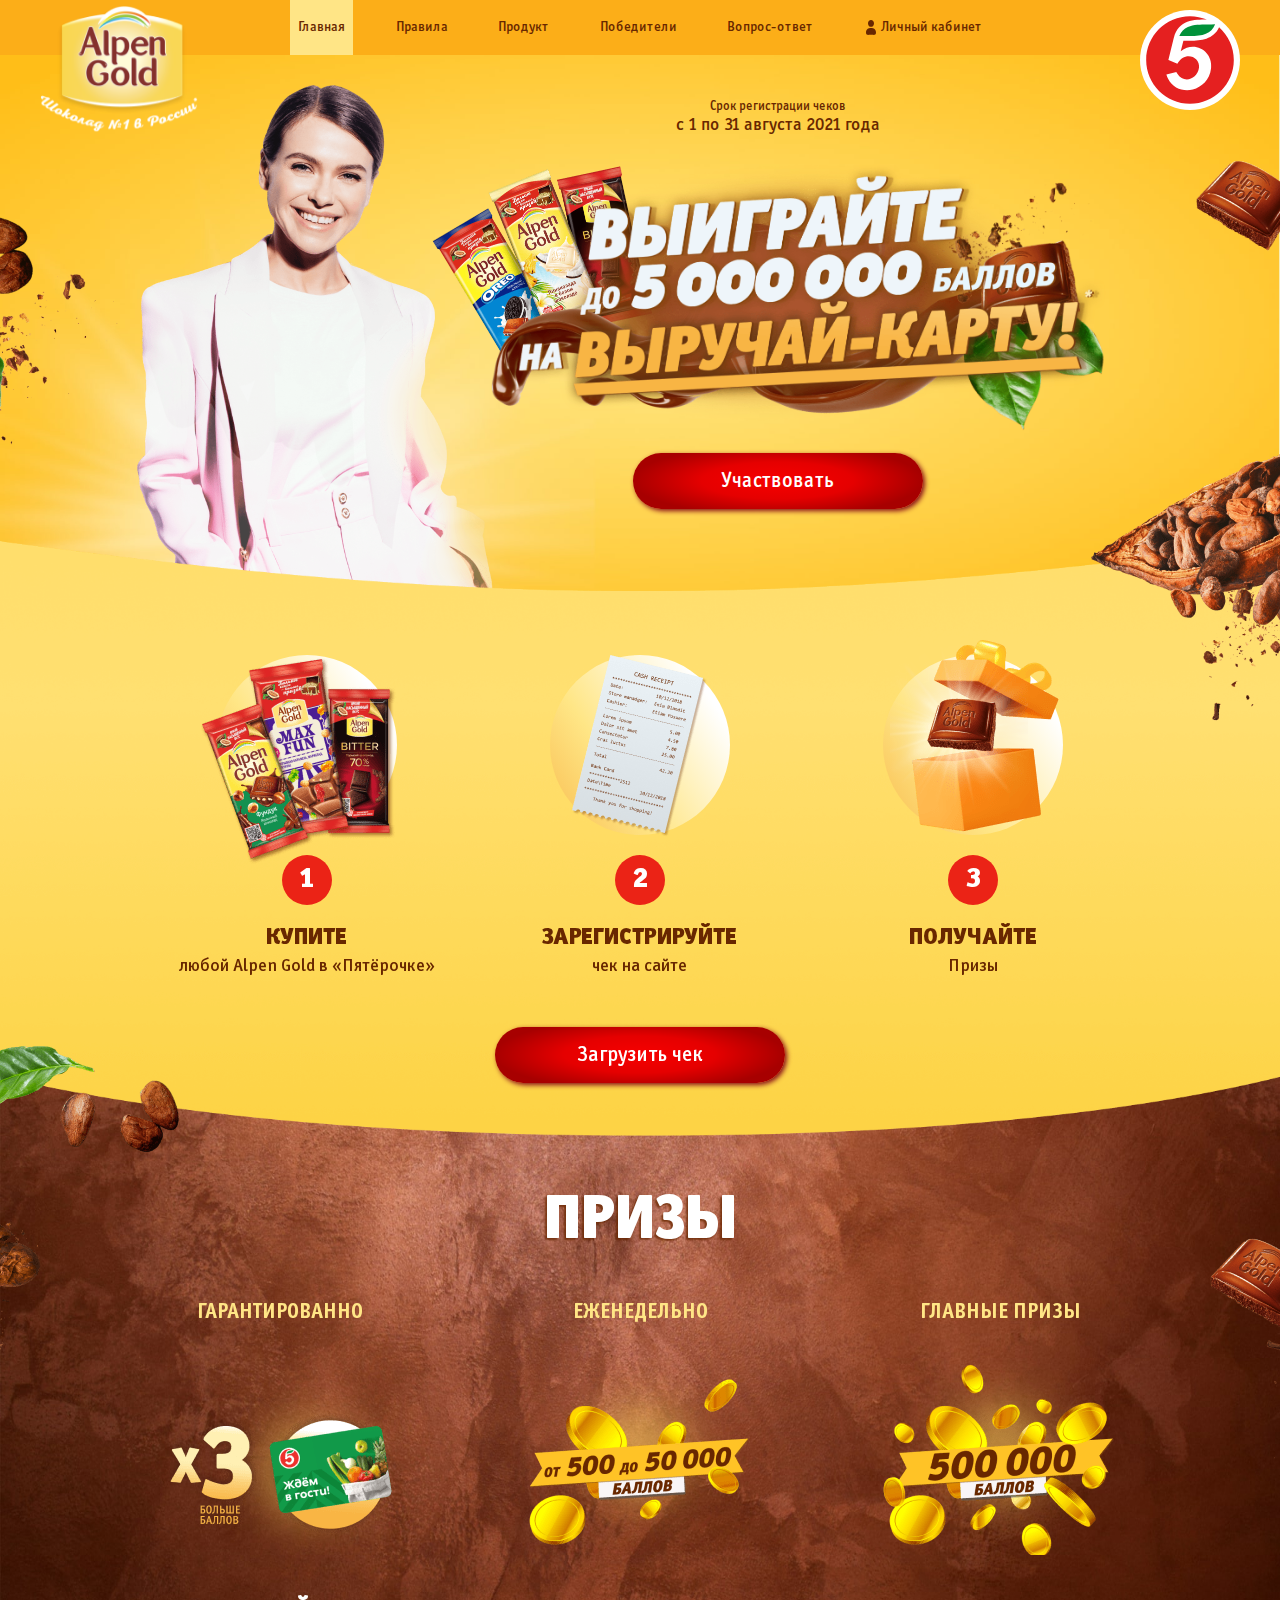
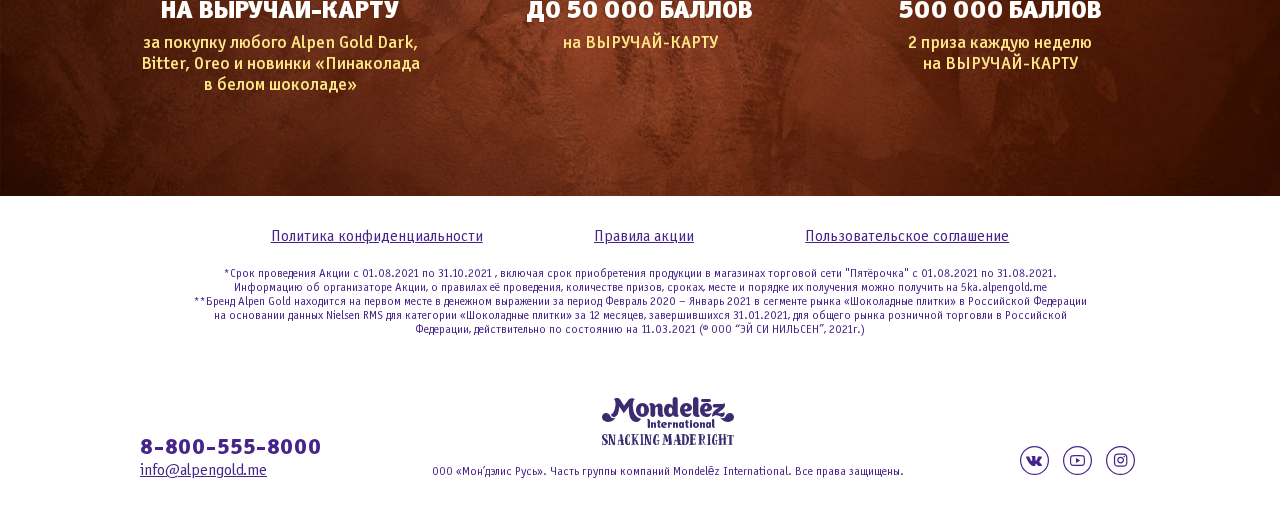
<file: index.html>
<!DOCTYPE html>
<html lang="en">
<head>
	<meta charset="UTF-8">
	<title>Alpengold 5ka</title>
	<meta http-equiv="X-UA-Compatible" content="IE=edge">
    <meta name="viewport" content="width=device-width, initial-scale=1.0, maximum-scale=1.0, minimum-scale=1.0, user-scalable=no">
    <meta name="format-detection" content="telephone=no">
    <link rel="icon" href="favicon.ico">
	<link rel="stylesheet" href="fonts/stylesheet.css">
	<link rel="stylesheet" href="libs/select2/select2.min.css">
	<link rel="stylesheet" href="libs/scrollbar/jquery.scrollbar.css">
	<link rel="stylesheet" href="css/styles.css">
	<!--[if lte IE 9]>
    <script src="http://phpbbex.com/oldies/oldies.js" charset="utf-8"></script>
    <script src="https://oss.maxcdn.com/html5shiv/3.7.3/html5shiv.min.js"></script>
    <script src="https://oss.maxcdn.com/respond/1.4.2/respond.min.js"></script>
    <![endif]-->
</head>
<body>
	<div class="wrapper">
		<div class="content">
			<header>
				<div class="menu">
					<a href="index.html" class="logo">
						<img src="img/logo.png" alt="">
					</a>
					<a href="#!" class="burger"></a>
					<nav class="menu-links">
						<a href="index.html" class="menu-link active">Главная</a>
						<a href="#!" class="menu-link" target="_blank">Правила</a>
						<a href="product.html" class="menu-link">Продукт</a>
						<a href="winners.html" class="menu-link">Победители</a>
						<a href="faq.html" class="menu-link">Вопрос-ответ</a>
						<a href="lk.html" class="menu-link login-link pop-op" data-popup="auth">Личный кабинет</a>
					</nav>
					<div class="ex"></div>
				</div>
			</header>
			<section class="main-block">
				<div class="main-decor1"></div>
				<div class="main-decor2"></div>
				<div class="elena"></div>
				<div class="kv"></div>
				<div class="container">
					<div class="action-info">
						<div class="action-dates-text">Срок регистрации чеков</div>
						<div class="action-dates">с 1 по 31 августа 2021 года</div>
						<div class="kv-text"></div>
						<div class="btn-wrapper">
							<a href="#!" class="btn pop-op" data-popup="auth">Участвовать</a>
						</div>
					</div>
				</div>
			</section>
			<section class="steps-block">
				<div class="main-decor3"></div>
				<div class="main-decor4"></div>
				<div class="container">
					<div class="steps">
						<div class="step step1">
							<div class="step-img">
								<img srcset="img/step1.png 1x, img/step1@2x.png 2x" alt="">
							</div>
							<div class="step-num">1</div>
							<div class="step-title">КУПИТЕ</div>
							<div class="step-text">
								любой Alpen Gold в «Пятёрочке» 
							</div>
						</div>
						<div class="step step2">
							<div class="step-img">
								<img srcset="img/step2.png 1x, img/step2@2x.png 2x" alt="">
							</div>
							<div class="step-num">2</div>
							<div class="step-title">Зарегистрируйте</div>
							<div class="step-text">
								чек на сайте
							</div>
						</div>
						<div class="step step3">
							<div class="step-img">
								<img srcset="img/step3.png 1x, img/step3@2x.png 2x" alt="">
							</div>
							<div class="step-num">3</div>
							<div class="step-title">Получайте</div>
							<div class="step-text">
								Призы
							</div>
						</div>
					</div>
					<div class="btn-wrapper desktop-visible">
						<a href="#!" class="btn pop-op" data-popup="auth">Загрузить чек</a>
					</div>
				</div>
			</section>
			<section class="prizes-block">
				<div class="main-decor5"></div>
				<div class="container">
					<div class="prizes-title">Призы</div>
					<div class="prizes">
						<div class="prize-col">
							<div class="prize-col-title">Гарантированно</div>
							<div class="prize prize1">
								<div class="prize-img">
									<img srcset="img/prize1.png 1x, img/prize1@2x.png 2x" alt="">
								</div>
								<div class="prize-title">НА ВЫРУЧАЙ-КАРТУ</div>
								<div class="prize-text">
									за покупку любого Alpen Gold Dark, <br>Bitter, Oreo и новинки «Пинаколада в белом шоколаде» 
								</div>
							</div>
						</div>
						<div class="prize-col">
							<div class="prize-col-title">еженедельно</div>
							<div class="prize prize2">
								<div class="prize-img">
									<img srcset="img/prize2.png 1x, img/prize2@2x.png 2x" alt="">
								</div>
								<div class="prize-title">до 50 000 баллов</div>
								<div class="prize-text">
									на ВЫРУЧАЙ-КАРТУ
								</div>
							</div>
						</div>
						<div class="prize-col">
							<div class="prize-col-title">Главные призы</div>
							<div class="prize prize3">
								<div class="prize-img">
									<img srcset="img/prize3.png 1x, img/prize3@2x.png 2x" alt="">
								</div>
								<div class="prize-title">500 000 баллов</div>
								<div class="prize-text">
									2 приза каждую неделю <br>на ВЫРУЧАЙ-КАРТУ
								</div>
							</div>
						</div>
					</div>
				</div>
			</section>
		</div>
		<footer>
			<div class="container">
				<div class="footer-links">
					<a href="#!" class="link" target="_blank">Политика конфиденциальности</a>
					<a href="#!" class="link" target="_blank">Правила акции</a>
					<a href="#!" class="link" target="_blank">Пользовательское соглашение</a>
				</div>
				<div class="footer-text">
					*Срок проведения Акции с 01.08.2021 по 31.10.2021 , включая срок приобретения продукции в магазинах торговой сети "Пятёрочка" с 01.08.2021 по 31.08.2021. Информацию об организаторе Акции, о правилах её проведения, количестве призов, сроках, месте и порядке их получения можно получить на 5ka.alpengold.me <br>
					**Бренд Alpen Gold находится на первом месте в денежном выражении за период Февраль 2020 – Январь 2021 в сегменте рынка «Шоколадные плитки» в Российской Федерации на основании данных Nielsen RMS для категории «Шоколадные плитки» за 12 месяцев, завершившихся 31.01.2021, для общего рынка розничной торговли в Российской Федерации, действительно по состоянию на 11.03.2021 (© ООО “ЭЙ СИ  НИЛЬСЕН”, 2021г.)
				</div>
				<div class="footer-wrapper">
					<div class="footer-contacts">
						<a href="tel:8-800-555-8000" class="footer-phone invert-link">8-800-555-8000</a>
						<a href="mailto:info@alpengold.me" class="footer-mail link">info@alpengold.me</a>
					</div>
					<div class="footer-copyright">
						<div class="mndlz">
							<img src="img/mndlz.svg" alt="">
						</div>
						<div class="copyright">ООО «Мон’дэлис Русь». Часть группы компаний Mondelēz International. Все права защищены.</div>
					</div>
					<div class="footer-socials">
						<a href="#!" target="_blank">
							<img src="img/vk.svg" alt="">
						</a>
						<a href="#!" target="_blank">
							<img src="img/yt.svg" alt="">
						</a>
						<a href="#!" target="_blank">
							<img src="img/inst.svg" alt="">
						</a>
					</div>
				</div>
			</div>
		</footer>
	</div>
	<div class="popups">
		<div id="auth" class="popup">
			<div class="popup__wrap">
				<div class="decor-popup desktop-visible"></div>
				<a href="#!" class="close-popup js-close-popup">
					<svg width="21" height="20" viewBox="0 0 21 20" fill="none" xmlns="http://www.w3.org/2000/svg">
						<path d="M18.0078 2L2.00781 18" stroke="#682700" stroke-width="4" stroke-linecap="round" stroke-linejoin="round" />
    					<path d="M2.00781 2L18.0078 18" stroke="#682700" stroke-width="4" stroke-linecap="round" stroke-linejoin="round" />
					</svg>
				</a>
                <div class="popup__inner">
                    <div class="popup__title">Вход</div>
                    <div class="popup__error"></div>
                    <form class="popup-form">
                    	<div class="input-field">
                    		<input type="text" name="phone" class="phone-mask" placeholder="Телефон" required>
                    	</div>
                    	<div class="input-field mb30">
                    		<input type="password" name="password" class="pwd-input" placeholder="Пароль" required>
                    		<a href="#!" class="link restore-link pop-op" data-popup="restore-password">Забыли пароль?</a>
                    	</div>
                    	<div class="btn-wrapper">
							<button class="btn popup-btn">Войти</button>
						</div>
                    </form>
                    <div class="reg-text">
                    	Если вы впервые <br>на сайте, то вам необходимо
                    	<a href="#!" class="link popup-link pop-op" data-popup="reg">Зарегистрироваться</a>
                    </div>
                </div>
            </div>
		</div>
		<div id="reg" class="popup">
			<div class="popup__wrap">
				<div class="decor-popup desktop-visible"></div>
				<a href="#!" class="close-popup js-close-popup">
					<svg width="21" height="20" viewBox="0 0 21 20" fill="none" xmlns="http://www.w3.org/2000/svg">
						<path d="M18.0078 2L2.00781 18" stroke="#682700" stroke-width="4" stroke-linecap="round" stroke-linejoin="round" />
    					<path d="M2.00781 2L18.0078 18" stroke="#682700" stroke-width="4" stroke-linecap="round" stroke-linejoin="round" />
					</svg>
				</a>
                <div class="popup__inner">
                    <div class="popup__title">Регистрация</div>
                    <div class="popup__error"></div>
                    <form class="popup-form">
                    	<div class="input-field">
                    		<input type="text" name="fio" placeholder="Фамилия" required>
                    	</div>
                    	<div class="input-field">
                    		<input type="text" name="fio" placeholder="Имя" required>
                    	</div>
                    	<div class="input-field mb30">
                    		<input type="text" name="fio" placeholder="Отчество" required>
                    	</div>
                    	<div class="input-field">
                    		<input type="text" name="phone" class="phone-mask" placeholder="Телефон" required>                    		
                    	</div>
                    	<div class="input-field">
                    		<input type="text" name="email" placeholder="E-mail" required>                    		
                    	</div>
                    	<!-- <div class="popup__desc">Введите символы с картинки</div>
                    	<div class="captcha-wrap mb20">
                    		<div class="popup__error"></div>
                    		<div class="captcha-field">
                    			<img src="img/captcha.png" alt="" style="mix-blend-mode: multiply;">
                    			<a href="#!" class="reload-captcha"></a>
                    		</div>
                    		<div class="input-field">
	                    		<input type="text" name="captcha" required>
	                    	</div>
                    	</div> -->
                    	<div class="checkbox-wrapper">
							<div class="input-field checkbox-field">
	                            <label for="check-rules" class="checkbox">
	                                <input id="check-rules" name="check-rules" type="checkbox" required>
	                                <span class="checkmark"></span>
	                                <span class="checkbox-text">Я согласен с <a href="#!" class="rules-link link" target="_blank">Правилами акции</a></span>
	                            </label> 
	                        </div>
	                        <div class="input-field checkbox-field">
	                            <label for="check-data" class="checkbox">
	                                <input id="check-data" name="check-data" type="checkbox" required>
	                                <span class="checkmark"></span>
	                                <span class="checkbox-text">Я согласен на обработку моих <a href="#!" class="rules-link link" target="_blank">персональных данных</a></span>
	                            </label> 
	                        </div>
	                        <div class="input-field checkbox-field">
	                            <label for="check-mndlz" class="checkbox">
	                                <input id="check-mndlz" name="check-mndlz" type="checkbox" required>
	                                <span class="checkmark"></span>
	                                <span class="checkbox-text">Я согласен получать рассылки по акциям Mondelez</span>
	                            </label> 
	                        </div>
						</div>
						<div class="btn-wrapper">
							<!-- <button class="btn"><span>Войти</span></button> -->
							<a href="#!" class="btn popup-btn pop-op" data-popup="reg-call">Отправить</a>
						</div>
                    </form>
                </div>
            </div>
		</div>
		<div id="reg-call" class="popup">
			<div class="popup__wrap">
				<div class="decor-popup desktop-visible"></div>
				<a href="#!" class="close-popup js-close-popup">
					<svg width="21" height="20" viewBox="0 0 21 20" fill="none" xmlns="http://www.w3.org/2000/svg">
						<path d="M18.0078 2L2.00781 18" stroke="#682700" stroke-width="4" stroke-linecap="round" stroke-linejoin="round" />
    					<path d="M2.00781 2L18.0078 18" stroke="#682700" stroke-width="4" stroke-linecap="round" stroke-linejoin="round" />
					</svg>
				</a>
                <div class="popup__inner">
                    <div class="popup__title">Подтверждение <br>номера</div>
                    <div class="popup__error"></div>
                    <div class="popup__desc">Введите последние 4 цифры номера, с которого был звонок на номер: <br>+7 999 999 99 99</div>
                    <form class="popup-form">
                    	<div class="call-wrapper">
                    		<div class="input-field">
	                    		<input type="text" class="pincode" name="num1" maxlength="1" required>
	                    	</div>
	                    	<div class="input-field">
	                    		<input type="text" class="pincode" name="num2" maxlength="1" required>
	                    	</div>
	                    	<div class="input-field">
	                    		<input type="text" class="pincode" name="num3" maxlength="1" required>
	                    	</div>
	                    	<div class="input-field">
	                    		<input type="text" class="pincode" name="num4" maxlength="1" required>
	                    	</div>
                    	</div>
                    	<div class="call-link-wrapper">
                    		<a href="#!" class="call-link link">Сделать звонок повторно</a>
                    		<span class="clock-text" style="display: none;">Сделать звонок повторно через <span class="clock"></span></span>
                    	</div>
                    	<div class="btn-wrapper">
							<!-- <button class="btn popup-btn">Отправить</button> -->
							<a href="#!" class="btn popup-btn pop-op" data-popup="reg-password">Отправить</a>
						</div>
                    </form>
                </div>
            </div>
		</div>
		<div id="reg-password" class="popup">
			<div class="popup__wrap">
				<div class="decor-popup desktop-visible"></div>
				<a href="#!" class="close-popup js-close-popup">
					<svg width="21" height="20" viewBox="0 0 21 20" fill="none" xmlns="http://www.w3.org/2000/svg">
						<path d="M18.0078 2L2.00781 18" stroke="#682700" stroke-width="4" stroke-linecap="round" stroke-linejoin="round" />
    					<path d="M2.00781 2L18.0078 18" stroke="#682700" stroke-width="4" stroke-linecap="round" stroke-linejoin="round" />
					</svg>
				</a>
                <div class="popup__inner">
                    <div class="popup__title">Установка пароля</div>
                    <div class="popup__error"></div>
                    <form class="popup-form">
                    	<div class="input-field">
                    		<input type="password" name="password1" placeholder="Пароль" required>
                    	</div>
                    	<div class="input-field mb30">
                    		<input type="password" name="password2" placeholder="Подтвердите пароль" required>
                    	</div>
                    	<div class="btn-wrapper">
							<!-- <button class="btn popup-btn">Установить</button> -->
							<a href="#!" class="btn popup-btn pop-op" data-popup="reg-password-success">Установить</a>
						</div>
                    </form>
                </div>
            </div>
		</div>
		<div id="reg-password-success" class="popup">
			<div class="popup__wrap">
				<div class="decor-popup desktop-visible"></div>
				<a href="#!" class="close-popup js-close-popup">
					<svg width="21" height="20" viewBox="0 0 21 20" fill="none" xmlns="http://www.w3.org/2000/svg">
						<path d="M18.0078 2L2.00781 18" stroke="#682700" stroke-width="4" stroke-linecap="round" stroke-linejoin="round" />
    					<path d="M2.00781 2L18.0078 18" stroke="#682700" stroke-width="4" stroke-linecap="round" stroke-linejoin="round" />
					</svg>
				</a>
                <div class="popup__inner">
                    <div class="popup__title">Установка пароля</div>
                    <div class="popup__desc">Новый пароль успешно установлен</div>
                    <div class="btn-wrapper">
						<a href="#!" class="btn popup-btn pop-op" data-popup="auth">Войти</a>
					</div>
                </div>
            </div>
		</div>
		<div id="reg-success" class="popup">
			<div class="popup__wrap">
				<div class="decor-popup desktop-visible"></div>
				<a href="#!" class="close-popup js-close-popup">
					<svg width="21" height="20" viewBox="0 0 21 20" fill="none" xmlns="http://www.w3.org/2000/svg">
						<path d="M18.0078 2L2.00781 18" stroke="#682700" stroke-width="4" stroke-linecap="round" stroke-linejoin="round" />
    					<path d="M2.00781 2L18.0078 18" stroke="#682700" stroke-width="4" stroke-linecap="round" stroke-linejoin="round" />
					</svg>
				</a>
                <div class="popup__inner">
                	<div class="popup__title">Регистрация пройдена</div>
                    <div class="popup__desc">Пароль для входа на сайт отправлен на номер телефона, указанный при регистрации.</div>
                    <div class="btn-wrapper">
						<a href="#!" class="btn popup-btn pop-op" data-popup="auth">Войти</a>
					</div>
                </div>
            </div>
		</div>
		<div id="restore-password" class="popup">
			<div class="popup__wrap">
				<div class="decor-popup desktop-visible"></div>
				<a href="#!" class="close-popup js-close-popup">
					<svg width="21" height="20" viewBox="0 0 21 20" fill="none" xmlns="http://www.w3.org/2000/svg">
						<path d="M18.0078 2L2.00781 18" stroke="#682700" stroke-width="4" stroke-linecap="round" stroke-linejoin="round" />
    					<path d="M2.00781 2L18.0078 18" stroke="#682700" stroke-width="4" stroke-linecap="round" stroke-linejoin="round" />
					</svg>
				</a>
                <div class="popup__inner">
                    <div class="popup__title">Сброс пароля</div>
                    <form class="popup-form">
                    	<div class="popup__desc before-send">Введите свой телефон для восстановления пароля<br><br>Мы отправим смс с паролем</div>
                    	<div class="popup__desc after-send" style="display: none;">Пароль был отправлен в смс-сообщении</div>
                    	<div class="input-field">
                    		<input type="text" name="phone" class="phone-mask" placeholder="Телефон" required>
                    	</div>
                    	<div class="input-field mb30">
							<span class="clock-text" style="display: none;">Можно отправить повторно через <span class="clock"></span></span>
                    	</div>
                    	<div class="btn-wrapper">
							<button class="btn popup-btn">Отправить</button>
						</div>
                    </form>
                </div>
            </div>
		</div>
		<div id="check-upload" class="popup">
			<div class="popup__wrap">
				<div class="decor-popup desktop-visible"></div>
				<a href="#!" class="close-popup js-close-popup">
					<svg width="21" height="20" viewBox="0 0 21 20" fill="none" xmlns="http://www.w3.org/2000/svg">
						<path d="M18.0078 2L2.00781 18" stroke="#682700" stroke-width="4" stroke-linecap="round" stroke-linejoin="round" />
    					<path d="M2.00781 2L18.0078 18" stroke="#682700" stroke-width="4" stroke-linecap="round" stroke-linejoin="round" />
					</svg>
				</a>
                <div class="popup__inner">
                    <div class="popup__title">Загрузка чека</div>
                    <div class="iframe-wrap">
                        <!-- <iframe src="https://checkservice.emg.ru/Upload?id=630b7ffa-2815-4c9b-96f8-b485c73a1ed9&participantId=1&hash=1958d3842a1595b11ec2c7ed5e9e6305" class="iframe" frameborder="0"></iframe> -->
                    </div>
                </div>
            </div>
		</div>
		<div id="check-rejected" class="popup">
			<div class="popup__wrap">
				<div class="decor-popup desktop-visible"></div>
				<a href="#!" class="close-popup js-close-popup">
					<svg width="21" height="20" viewBox="0 0 21 20" fill="none" xmlns="http://www.w3.org/2000/svg">
						<path d="M18.0078 2L2.00781 18" stroke="#682700" stroke-width="4" stroke-linecap="round" stroke-linejoin="round" />
    					<path d="M2.00781 2L18.0078 18" stroke="#682700" stroke-width="4" stroke-linecap="round" stroke-linejoin="round" />
					</svg>
				</a>
                <div class="popup__inner">
                	<div class="popup__title">Чек отклонен</div>
                    <div class="popup__desc">Такой чек уже был загружен ранее. Попробуйте загрузить другой чек.</div>
                    <div class="btn-wrapper">
						<a href="#!" class="btn popup-btn js-close-popup">Понятно</a>
					</div>
                </div>
            </div>
		</div>
	</div>

	<script src="libs/jquery-3.5.1.min.js"></script>
	<script src="libs/select2/select2.min.js"></script>
	<script src="libs/jquery.validate.min.js"></script>
	<script src="libs/scrollbar/jquery.scrollbar.min.js"></script>
	<script src="libs/jquery.inputmask.min.js"></script>
	<script src="libs/jquery.countdown.min.js"></script>
	<script src="libs/slick.min.js"></script>
	<script src="js/scripts.js"></script>
</body>
</html>
</file>
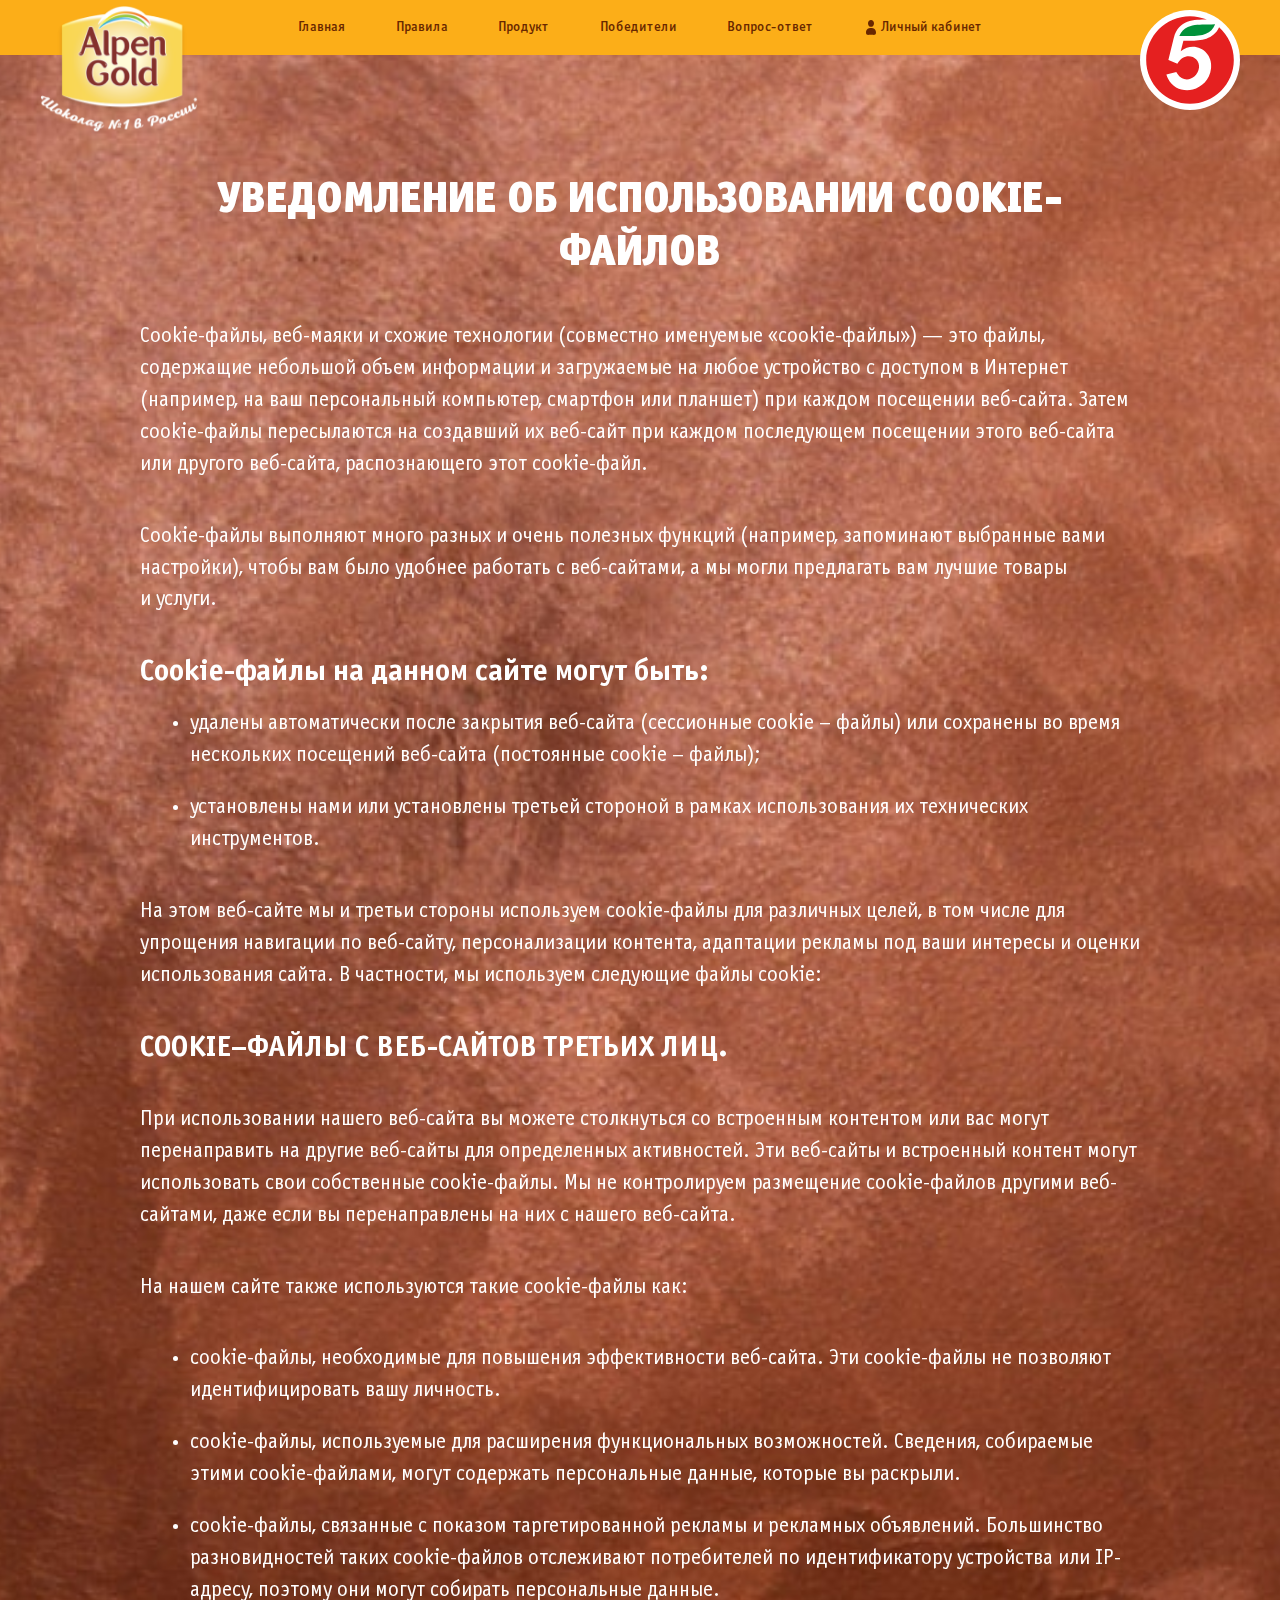
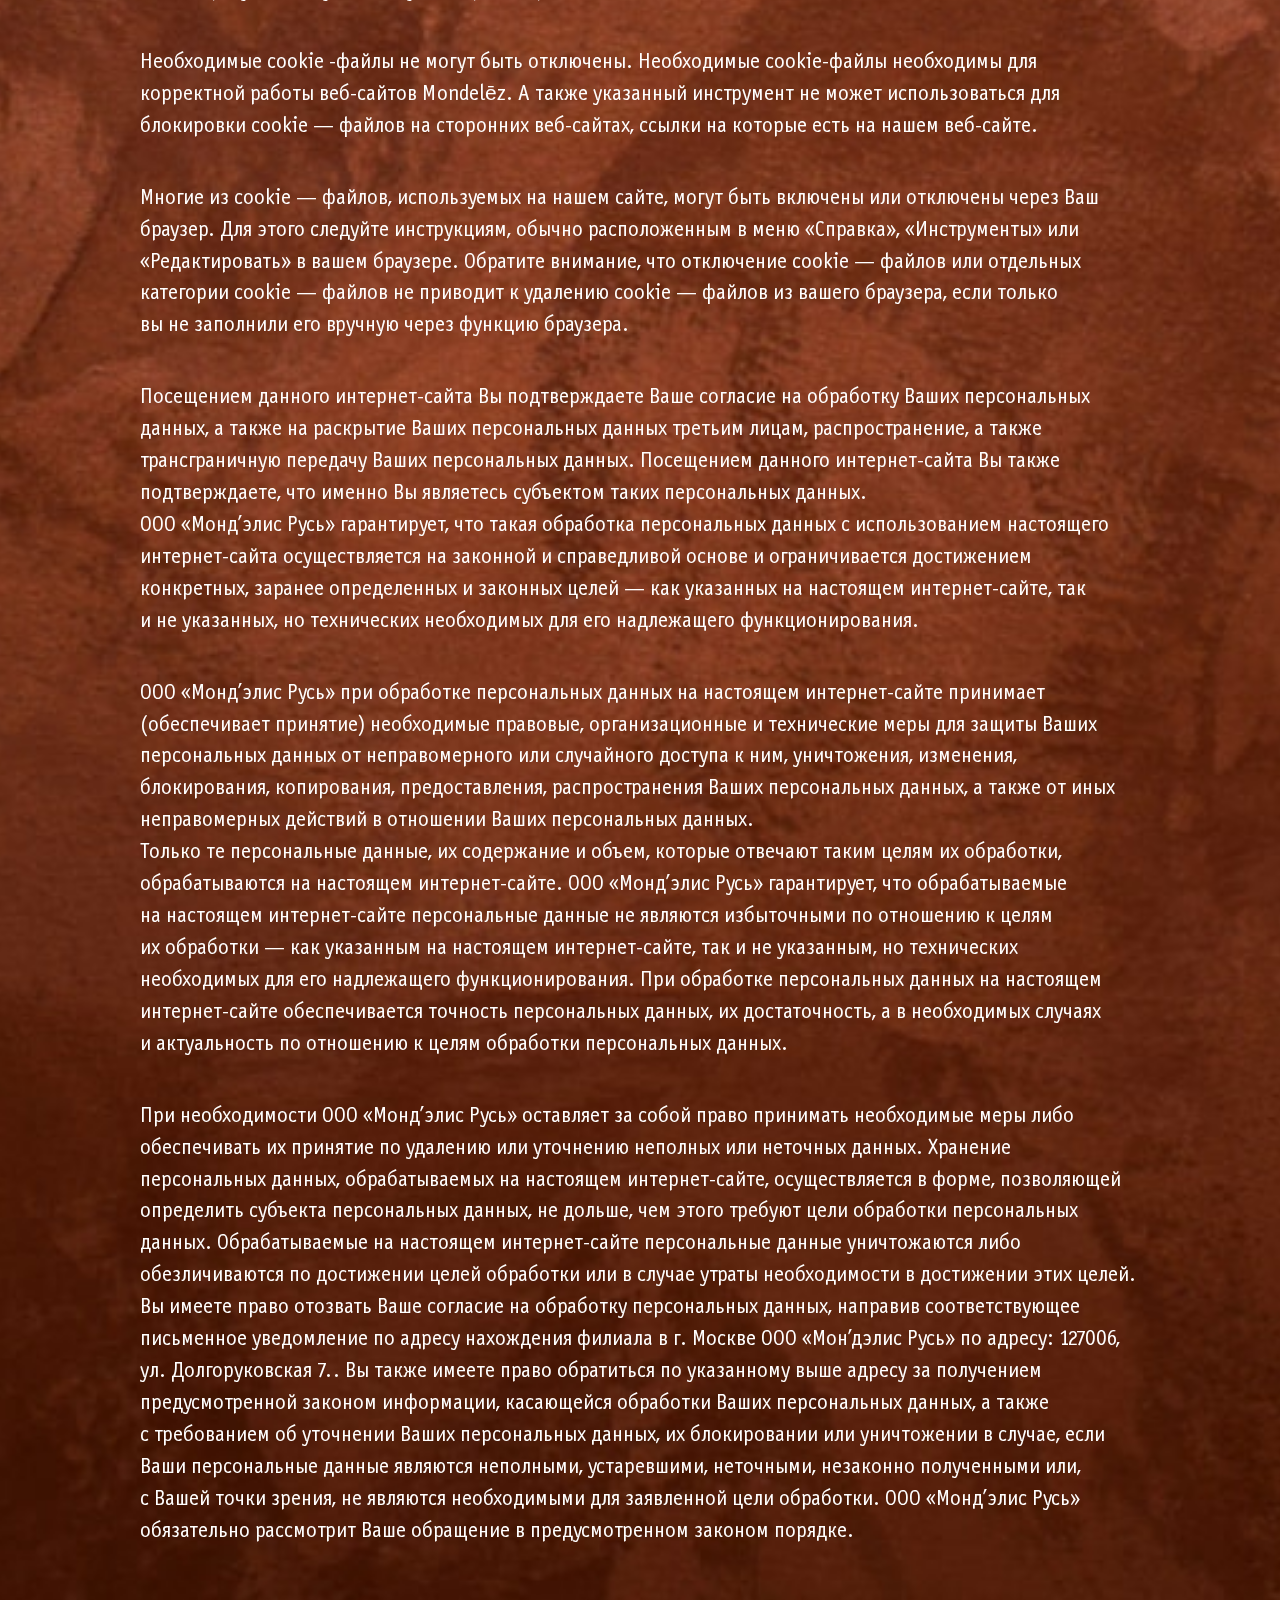
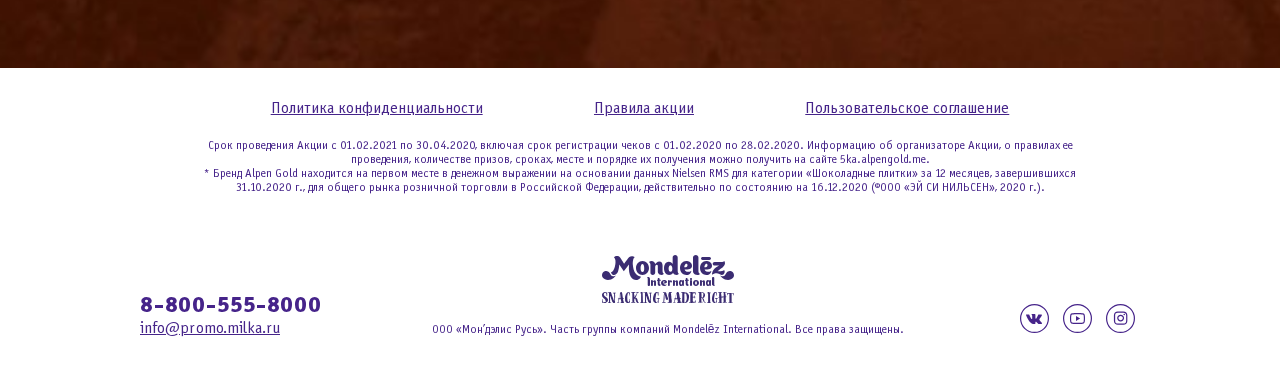
<file: cookies.html>
<!DOCTYPE html>
<html lang="en">
<head>
	<meta charset="UTF-8">
	<title>Alpengold Revamp 5ka</title>
	<meta http-equiv="X-UA-Compatible" content="IE=edge">
    <meta name="viewport" content="width=device-width, initial-scale=1.0, maximum-scale=1.0, minimum-scale=1.0, user-scalable=no">
    <meta name="format-detection" content="telephone=no">
    <link rel="icon" href="favicon.ico">
	<link rel="stylesheet" href="fonts/stylesheet.css">
	<link rel="stylesheet" href="libs/select2/select2.min.css">
	<link rel="stylesheet" href="libs/scrollbar/jquery.scrollbar.css">
	<link rel="stylesheet" href="css/styles.css">
	<!--[if lte IE 9]>
    <script src="http://phpbbex.com/oldies/oldies.js" charset="utf-8"></script>
    <script src="https://oss.maxcdn.com/html5shiv/3.7.3/html5shiv.min.js"></script>
    <script src="https://oss.maxcdn.com/respond/1.4.2/respond.min.js"></script>
    <![endif]-->
</head>
<body>
	<div class="wrapper">
		<div class="content">
			<header>
				<div class="menu">
					<a href="index.html" class="logo">
						<img src="img/logo.png" alt="">
					</a>
					<a href="#!" class="burger"></a>
					<nav class="menu-links">
						<a href="index.html" class="menu-link">Главная</a>
						<a href="#!" class="menu-link" target="_blank">Правила</a>
						<a href="product.html" class="menu-link">Продукт</a>
						<a href="winners.html" class="menu-link">Победители</a>
						<a href="faq.html" class="menu-link">Вопрос-ответ</a>
						<a href="lk.html" class="menu-link login-link pop-op" data-popup="auth">Личный кабинет</a>
					</nav>
					<div class="ex"></div>
				</div>
			</header>
			<section class="inner-page cookies-page">
				<div id="bl_text" class="container">
					<h1 class="title main-cookie-h1">Уведомление об использовании Cookie-файлов</h1>
			        <p>
			            Cookie-файлы, веб-маяки и&nbsp;схожие технологии (совместно именуемые &laquo;cookie-файлы&raquo;)&nbsp;&mdash; это файлы, содержащие небольшой объем информации и&nbsp;загружаемые на&nbsp;любое устройство с&nbsp;доступом в&nbsp;Интернет (например, на&nbsp;ваш персональный компьютер, смартфон или планшет) при каждом посещении веб-сайта. Затем cookie-файлы пересылаются на&nbsp;создавший их&nbsp;веб-сайт при каждом последующем посещении этого веб-сайта или другого веб-сайта, распознающего этот cookie-файл.
			        </p>
			        <p>
			            Cookie-файлы выполняют много разных и&nbsp;очень полезных функций (например, запоминают выбранные вами настройки), чтобы вам было удобнее работать с&nbsp;веб-сайтами, а&nbsp;мы&nbsp;могли предлагать вам лучшие товары и&nbsp;услуги.
			        </p>
			        <h3 class="main-cookie-h3">Cookie-файлы на данном сайте могут быть:</h3>
			        <ul class="cookie-text-ul">
			            <li><span>удалены автоматически после закрытия веб-сайта (сессионные cookie – файлы) или сохранены во время нескольких посещений веб-сайта (постоянные cookie – файлы);</span></li>
			            <li><span>установлены нами или установлены третьей стороной в рамках использования их технических инструментов.</span></li>
			        </ul>
			        <p>
			            На&nbsp;этом веб-сайте мы&nbsp;и&nbsp;третьи стороны используем cookie-файлы для различных целей, в&nbsp;том числе для упрощения навигации по&nbsp;веб-сайту, персонализации контента, адаптации рекламы под ваши интересы и&nbsp;оценки использования сайта. В&nbsp;частности, мы&nbsp;используем следующие файлы cookie:
			        </p>
			        <!-- OneTrust Cookies List start -->
			        <div id="ot-sdk-cookie-policy"></div>
			        <!-- OneTrust Cookies List end -->
			        <h2 class="main-cookie-h2">COOKIE–ФАЙЛЫ С ВЕБ-САЙТОВ ТРЕТЬИХ ЛИЦ.</h2>
			        <p>
			            При использовании нашего веб-сайта вы&nbsp;можете столкнуться со&nbsp;встроенным контентом или вас могут перенаправить на&nbsp;другие веб-сайты для определенных активностей. Эти веб-сайты и&nbsp;встроенный контент могут использовать свои собственные cookie-файлы. Мы&nbsp;не&nbsp;контролируем размещение cookie-файлов другими веб-сайтами, даже если вы&nbsp;перенаправлены на&nbsp;них с&nbsp;нашего веб-сайта.
			        </p>
			        <p>
			            На&nbsp;нашем сайте также используются такие cookie-файлы как:
			        </p>
			        <ul class="cookie-text-ul">
			            <li><span>cookie-файлы, необходимые для повышения эффективности веб-сайта. Эти cookie-файлы не&nbsp;позволяют идентифицировать вашу личность.</span></li>
			            <li><span>cookie-файлы, используемые для расширения функциональных возможностей. Сведения, собираемые этими cookie-файлами, могут содержать персональные данные, которые вы&nbsp;раскрыли.</span></li> 
			            <li><span>cookie-файлы, связанные с&nbsp;показом таргетированной рекламы и&nbsp;рекламных объявлений. Большинство разновидностей таких cookie-файлов отслеживают потребителей по&nbsp;идентификатору устройства или IP-адресу, поэтому они могут собирать персональные данные.</span></li>
			        </ul>
			        <p>
			            Необходимые cookie -файлы не&nbsp;могут быть отключены. Необходимые cookie-файлы необходимы для корректной работы веб-сайтов Mondelēz. А&nbsp;также указанный инструмент не&nbsp;может использоваться для блокировки cookie&nbsp;&mdash; файлов на&nbsp;сторонних веб-сайтах, ссылки на&nbsp;которые есть на&nbsp;нашем веб-сайте.
			        </p>
			        <p>
			            Многие из&nbsp;cookie&nbsp;&mdash; файлов, используемых на&nbsp;нашем сайте, могут быть включены или отключены через Ваш браузер. Для этого следуйте инструкциям, обычно расположенным в&nbsp;меню &laquo;Справка&raquo;, &laquo;Инструменты&raquo; или &laquo;Редактировать&raquo; в&nbsp;вашем браузере. Обратите внимание, что отключение cookie&nbsp;&mdash; файлов или отдельных категории cookie&nbsp;&mdash; файлов не&nbsp;приводит к&nbsp;удалению cookie&nbsp;&mdash; файлов из&nbsp;вашего браузера, если только вы&nbsp;не&nbsp;заполнили его вручную через функцию браузера.
			        </p>
			        <p>
					    Посещением данного интернет-сайта Вы&nbsp;подтверждаете Ваше согласие на&nbsp;обработку Ваших персональных данных, а&nbsp;также на&nbsp;раскрытие Ваших персональных данных третьим лицам, распространение, а&nbsp;также трансграничную передачу Ваших персональных данных. Посещением данного интернет-сайта Вы&nbsp;также подтверждаете, что именно&nbsp;Вы являетесь субъектом таких персональных данных. <br>
					    ООО &laquo;Монд&rsquo;элис Русь&raquo; гарантирует, что такая обработка персональных данных с&nbsp;использованием настоящего интернет-сайта осуществляется на&nbsp;законной и&nbsp;справедливой основе и&nbsp;ограничивается достижением конкретных, заранее определенных и&nbsp;законных целей&nbsp;&mdash; как указанных на&nbsp;настоящем интернет-сайте, так и&nbsp;не&nbsp;указанных, но&nbsp;технических необходимых для его надлежащего функционирования.
					</p>
					<p>
						ООО &laquo;Монд&rsquo;элис Русь&raquo; при обработке персональных данных на&nbsp;настоящем интернет-сайте принимает (обеспечивает принятие) необходимые правовые, организационные и&nbsp;технические меры для защиты Ваших персональных данных от&nbsp;неправомерного или случайного доступа к&nbsp;ним, уничтожения, изменения, блокирования, копирования, предоставления, распространения Ваших персональных данных, а&nbsp;также от&nbsp;иных неправомерных действий в&nbsp;отношении Ваших персональных данных. <br>
						Только те&nbsp;персональные данные, их&nbsp;содержание и&nbsp;объем, которые отвечают таким целям их&nbsp;обработки, обрабатываются на&nbsp;настоящем интернет-сайте. ООО &laquo;Монд&rsquo;элис Русь&raquo; гарантирует, что обрабатываемые на&nbsp;настоящем интернет-сайте персональные данные не&nbsp;являются избыточными по&nbsp;отношению к&nbsp;целям их&nbsp;обработки&nbsp;&mdash; как указанным на&nbsp;настоящем интернет-сайте, так и&nbsp;не&nbsp;указанным, но&nbsp;технических необходимых для его надлежащего функционирования. При обработке персональных данных на&nbsp;настоящем интернет-сайте обеспечивается точность персональных данных, их&nbsp;достаточность, а&nbsp;в&nbsp;необходимых случаях и&nbsp;актуальность по&nbsp;отношению к&nbsp;целям обработки персональных данных. 
					</p>
					<p> 
						При необходимости ООО &laquo;Монд&rsquo;элис Русь&raquo; оставляет за&nbsp;собой право принимать необходимые меры либо обеспечивать их&nbsp;принятие по&nbsp;удалению или уточнению неполных или неточных данных. Хранение персональных данных, обрабатываемых на&nbsp;настоящем интернет-сайте, осуществляется в&nbsp;форме, позволяющей определить субъекта персональных данных, не&nbsp;дольше, чем этого требуют цели обработки персональных данных. Обрабатываемые на&nbsp;настоящем интернет-сайте персональные данные уничтожаются либо обезличиваются по&nbsp;достижении целей обработки или в&nbsp;случае утраты необходимости в&nbsp;достижении этих целей. <br>
						Вы&nbsp;имеете право отозвать Ваше согласие на&nbsp;обработку персональных данных, направив соответствующее письменное уведомление по&nbsp;адресу нахождения филиала в&nbsp;г. Москве ООО &laquo;Мон&rsquo;дэлис Русь&raquo; по&nbsp;адресу: 127006, ул. Долгоруковская&nbsp;7.. Вы&nbsp;также имеете право обратиться по&nbsp;указанному выше адресу за&nbsp;получением предусмотренной законом информации, касающейся обработки Ваших персональных данных, а&nbsp;также с&nbsp;требованием об&nbsp;уточнении Ваших персональных данных, их&nbsp;блокировании или уничтожении в&nbsp;случае, если Ваши персональные данные являются неполными, устаревшими, неточными, незаконно полученными или, с&nbsp;Вашей точки зрения, не&nbsp;являются необходимыми для заявленной цели обработки. ООО &laquo;Монд&rsquo;элис Русь&raquo; обязательно рассмотрит Ваше обращение в&nbsp;предусмотренном законом порядке.
					</p>
				</div>
			</section>
		</div>
		<footer>
			<div class="container">
				<div class="footer-links">
					<a href="#!" class="link" target="_blank">Политика конфиденциальности</a>
					<a href="#!" class="link" target="_blank">Правила акции</a>
					<a href="#!" class="link" target="_blank">Пользовательское соглашение</a>
				</div>
				<div class="footer-text">
					Срок проведения Акции с 01.02.2021 по 30.04.2020, включая срок регистрации чеков с 01.02.2020 по 28.02.2020. Информацию об организаторе Акции, о правилах ее проведения, количестве призов, сроках, месте и порядке их получения можно получить на сайте 5ka.alpengold.me. <br>
					* Бренд Alpen Gold находится на первом месте в денежном выражении на основании данных Nielsen RMS для категории «Шоколадные плитки» за 12 месяцев, завершившихся 31.10.2020 г., для общего рынка розничной торговли в Российской Федерации, действительно по состоянию на 16.12.2020 (©ООО «ЭЙ СИ НИЛЬСЕН», 2020 г.).
				</div>
				<div class="footer-wrapper">
					<div class="footer-contacts">
						<a href="tel:8-800-555-8000" class="footer-phone invert-link">8-800-555-8000</a>
						<a href="mailto:info@promo.milka.ru" class="footer-mail link">info@promo.milka.ru</a>
					</div>
					<div class="footer-copyright">
						<div class="mndlz">
							<img src="img/mndlz.svg" alt="">
						</div>
						<div class="copyright">ООО «Мон’дэлис Русь». Часть группы компаний Mondelēz International. Все права защищены.</div>
					</div>
					<div class="footer-socials">
						<a href="#!" target="_blank">
							<img src="img/vk.svg" alt="">
						</a>
						<a href="#!" target="_blank">
							<img src="img/yt.svg" alt="">
						</a>
						<a href="#!" target="_blank">
							<img src="img/inst.svg" alt="">
						</a>
					</div>
				</div>
			</div>
		</footer>
	</div>
	<div class="popups">
		<div id="auth" class="popup">
			<div class="popup__wrap">
				<div class="decor-left1 desktop-visible"></div>
            	<div class="decor-left2 desktop-visible"></div>
            	<div class="decor-left3 desktop-visible"></div>
            	<div class="decor-right1 desktop-visible"></div>
            	<div class="decor-right2 desktop-visible"></div>
            	<div class="decor-right3 desktop-visible"></div>
				<a href="#!" class="close-popup js-close-popup">
					<svg width="21" height="20" viewBox="0 0 21 20" fill="none" xmlns="http://www.w3.org/2000/svg">
						<path d="M18.0078 2L2.00781 18" stroke="#682700" stroke-width="4" stroke-linecap="round" stroke-linejoin="round" />
    					<path d="M2.00781 2L18.0078 18" stroke="#682700" stroke-width="4" stroke-linecap="round" stroke-linejoin="round" />
					</svg>
				</a>
                <div class="popup__inner">
                    <div class="popup__title">Вход</div>
                    <div class="popup__error"></div>
                    <form class="popup-form">
                    	<div class="input-field">
                    		<input type="text" name="phone" class="phone-mask" placeholder="Телефон" required>
                    	</div>
                    	<div class="input-field mb30">
                    		<input type="password" name="password" class="pwd-input" placeholder="Пароль" required>
                    		<a href="#!" class="link restore-link pop-op" data-popup="restore-password">Забыли пароль?</a>
                    	</div>
                    	<div class="btn-wrapper">
							<button class="btn popup-btn">Войти</button>
						</div>
                    </form>
                    <div class="reg-text">
                    	Если вы впервые <br>на сайте, то вам необходимо
                    	<a href="#!" class="link popup-link pop-op" data-popup="reg">Зарегистрироваться</a>
                    </div>
                </div>
            </div>
		</div>
		<div id="reg" class="popup">
			<div class="popup__wrap">
				<div class="decor-left1 desktop-visible"></div>
            	<div class="decor-left2 desktop-visible"></div>
            	<div class="decor-left3 desktop-visible"></div>
            	<div class="decor-right1 desktop-visible"></div>
            	<div class="decor-right2 desktop-visible"></div>
            	<div class="decor-right3 desktop-visible"></div>
            	<div class="decor-bottom desktop-visible"></div>
				<a href="#!" class="close-popup js-close-popup">
					<svg width="21" height="20" viewBox="0 0 21 20" fill="none" xmlns="http://www.w3.org/2000/svg">
						<path d="M18.0078 2L2.00781 18" stroke="#682700" stroke-width="4" stroke-linecap="round" stroke-linejoin="round" />
    					<path d="M2.00781 2L18.0078 18" stroke="#682700" stroke-width="4" stroke-linecap="round" stroke-linejoin="round" />
					</svg>
				</a>
                <div class="popup__inner">
                    <div class="popup__title">Регистрация</div>
                    <div class="popup__error"></div>
                    <form class="popup-form">
                    	<div class="input-field">
                    		<input type="text" name="fio" placeholder="Ф.И.О." required>
                    	</div>
                    	<div class="input-field">
                    		<input type="text" name="phone" class="phone-mask" placeholder="Телефон" required>                    		
                    	</div>
                    	<div class="input-field">
                    		<input type="text" name="email" placeholder="E-mail" required>                    		
                    	</div>
                    	<div class="input-field">
                    		<div class="select">
								<select name="city" class="select-search" data-placeholder="Город" required>
									<option value=""></option>
									<option value="1">Город</option>
									<option value="2">Город</option>
									<option value="3">Город</option>
								</select>
							</div>
                    	</div>
                    	<div class="popup__desc">Введите символы с картинки</div>
                    	<div class="captcha-wrap mb20">
                    		<div class="popup__error"></div>
                    		<div class="captcha-field">
                    			<img src="img/captcha.png" alt="" style="mix-blend-mode: multiply;"> <!-- убрать mix-blend-mode для капчи без белого фона -->
                    			<a href="#!" class="reload-captcha"></a>
                    		</div>
                    		<div class="input-field">
	                    		<input type="text" name="captcha" required>
	                    	</div>
                    	</div>
                    	<div class="checkbox-wrapper">
							<div class="input-field checkbox-field">
	                            <label for="check-rules" class="checkbox">
	                                <input id="check-rules" name="check-rules" type="checkbox" required>
	                                <span class="checkmark"></span>
	                                <span class="checkbox-text">Я согласен с <a href="#!" class="rules-link link" target="_blank">Правилами акции</a></span>
	                            </label> 
	                        </div>
	                        <div class="input-field checkbox-field">
	                            <label for="check-data" class="checkbox">
	                                <input id="check-data" name="check-data" type="checkbox" required>
	                                <span class="checkmark"></span>
	                                <span class="checkbox-text">Я согласен на обработку моих <a href="#!" class="rules-link link" target="_blank">персональных данных</a></span>
	                            </label> 
	                        </div>
	                        <div class="input-field checkbox-field">
	                            <label for="check-mndlz" class="checkbox">
	                                <input id="check-mndlz" name="check-mndlz" type="checkbox" required>
	                                <span class="checkmark"></span>
	                                <span class="checkbox-text">Я согласен получать рассылки по акциям Mondelez</span>
	                            </label> 
	                        </div>
						</div>
						<div class="btn-wrapper">
							<!-- <button class="btn"><span>Войти</span></button> -->
							<a href="#!" class="btn popup-btn pop-op" data-popup="reg-success">Отправить</a>
						</div>
                    </form>
                </div>
            </div>
		</div>
		<div id="reg-success" class="popup">
			<div class="popup__wrap">
				<div class="decor-left1 desktop-visible"></div>
            	<div class="decor-left2 desktop-visible"></div>
            	<div class="decor-left3 desktop-visible"></div>
            	<div class="decor-right1 desktop-visible"></div>
            	<div class="decor-right2 desktop-visible"></div>
            	<div class="decor-right3 desktop-visible"></div>
				<a href="#!" class="close-popup js-close-popup">
					<svg width="21" height="20" viewBox="0 0 21 20" fill="none" xmlns="http://www.w3.org/2000/svg">
						<path d="M18.0078 2L2.00781 18" stroke="#682700" stroke-width="4" stroke-linecap="round" stroke-linejoin="round" />
    					<path d="M2.00781 2L18.0078 18" stroke="#682700" stroke-width="4" stroke-linecap="round" stroke-linejoin="round" />
					</svg>
				</a>
                <div class="popup__inner">
                	<div class="popup__title">Регистрация пройдена</div>
                    <div class="popup__desc">Пароль для входа на сайт отправлен на номер телефона, указанный при регистрации.</div>
                    <div class="btn-wrapper">
						<a href="#!" class="btn popup-btn pop-op" data-popup="auth">Войти</a>
					</div>
                </div>
            </div>
		</div>
		<div id="restore-password" class="popup">
			<div class="popup__wrap">
				<div class="decor-left1 desktop-visible"></div>
            	<div class="decor-left2 desktop-visible"></div>
            	<div class="decor-left3 desktop-visible"></div>
            	<div class="decor-right1 desktop-visible"></div>
            	<div class="decor-right2 desktop-visible"></div>
            	<div class="decor-right3 desktop-visible"></div>
				<a href="#!" class="close-popup js-close-popup">
					<svg width="21" height="20" viewBox="0 0 21 20" fill="none" xmlns="http://www.w3.org/2000/svg">
						<path d="M18.0078 2L2.00781 18" stroke="#682700" stroke-width="4" stroke-linecap="round" stroke-linejoin="round" />
    					<path d="M2.00781 2L18.0078 18" stroke="#682700" stroke-width="4" stroke-linecap="round" stroke-linejoin="round" />
					</svg>
				</a>
                <div class="popup__inner">
                    <div class="popup__title">Сброс пароля</div>
                    <form class="popup-form">
                    	<div class="popup__desc before-send">Введите свой телефон для восстановления пароля<br><br>Мы отправим смс с паролем</div>
                    	<div class="popup__desc after-send" style="display: none;">Пароль был отправлен в смс-сообщении</div>
                    	<div class="input-field">
                    		<input type="text" name="phone" class="phone-mask" placeholder="Телефон" required>
                    	</div>
                    	<div class="input-field mb30">
							<span class="clock-text" style="display: none;">Можно отправить повторно через <span class="clock"></span></span>
                    	</div>
                    	<div class="btn-wrapper">
							<button class="btn popup-btn">Отправить</button>
						</div>
                    </form>
                </div>
            </div>
		</div>
		<div id="check-upload" class="popup">
			<div class="popup__wrap">
				<div class="decor-left1 desktop-visible"></div>
            	<div class="decor-left2 desktop-visible"></div>
            	<div class="decor-left3 desktop-visible"></div>
            	<div class="decor-right1 desktop-visible"></div>
            	<div class="decor-right2 desktop-visible"></div>
            	<div class="decor-right3 desktop-visible"></div>
				<a href="#!" class="close-popup js-close-popup">
					<svg width="21" height="20" viewBox="0 0 21 20" fill="none" xmlns="http://www.w3.org/2000/svg">
						<path d="M18.0078 2L2.00781 18" stroke="#682700" stroke-width="4" stroke-linecap="round" stroke-linejoin="round" />
    					<path d="M2.00781 2L18.0078 18" stroke="#682700" stroke-width="4" stroke-linecap="round" stroke-linejoin="round" />
					</svg>
				</a>
                <div class="popup__inner">
                    <div class="popup__title">Загрузка чека</div>
                    <div class="iframe-wrap">
                        <!-- <iframe src="https://checkservice.emg.ru/Upload?id=630b7ffa-2815-4c9b-96f8-b485c73a1ed9&participantId=1&hash=1958d3842a1595b11ec2c7ed5e9e6305" class="iframe" frameborder="0"></iframe> -->
                    </div>
                </div>
            </div>
		</div>
		<div id="check-rejected" class="popup">
			<div class="popup__wrap">
				<div class="decor-left1 desktop-visible"></div>
            	<div class="decor-left2 desktop-visible"></div>
            	<div class="decor-left3 desktop-visible"></div>
            	<div class="decor-right1 desktop-visible"></div>
            	<div class="decor-right2 desktop-visible"></div>
            	<div class="decor-right3 desktop-visible"></div>
				<a href="#!" class="close-popup js-close-popup">
					<svg width="21" height="20" viewBox="0 0 21 20" fill="none" xmlns="http://www.w3.org/2000/svg">
						<path d="M18.0078 2L2.00781 18" stroke="#682700" stroke-width="4" stroke-linecap="round" stroke-linejoin="round" />
    					<path d="M2.00781 2L18.0078 18" stroke="#682700" stroke-width="4" stroke-linecap="round" stroke-linejoin="round" />
					</svg>
				</a>
                <div class="popup__inner">
                	<div class="popup__title">Чек отклонен</div>
                    <div class="popup__desc">Такой чек уже был загружен ранее. Попробуйте загрузить другой чек.</div>
                    <div class="btn-wrapper">
						<a href="#!" class="btn popup-btn js-close-popup">Понятно</a>
					</div>
                </div>
            </div>
		</div>
	</div>

	<script src="libs/jquery-3.5.1.min.js"></script>
	<script src="libs/select2/select2.min.js"></script>
	<script src="libs/jquery.validate.min.js"></script>
	<script src="libs/scrollbar/jquery.scrollbar.min.js"></script>
	<script src="libs/jquery.inputmask.min.js"></script>
	<script src="libs/jquery.countdown.min.js"></script>
	<script src="libs/slick.min.js"></script>
	<script src="js/scripts.js"></script>
</body>
</html>
</file>
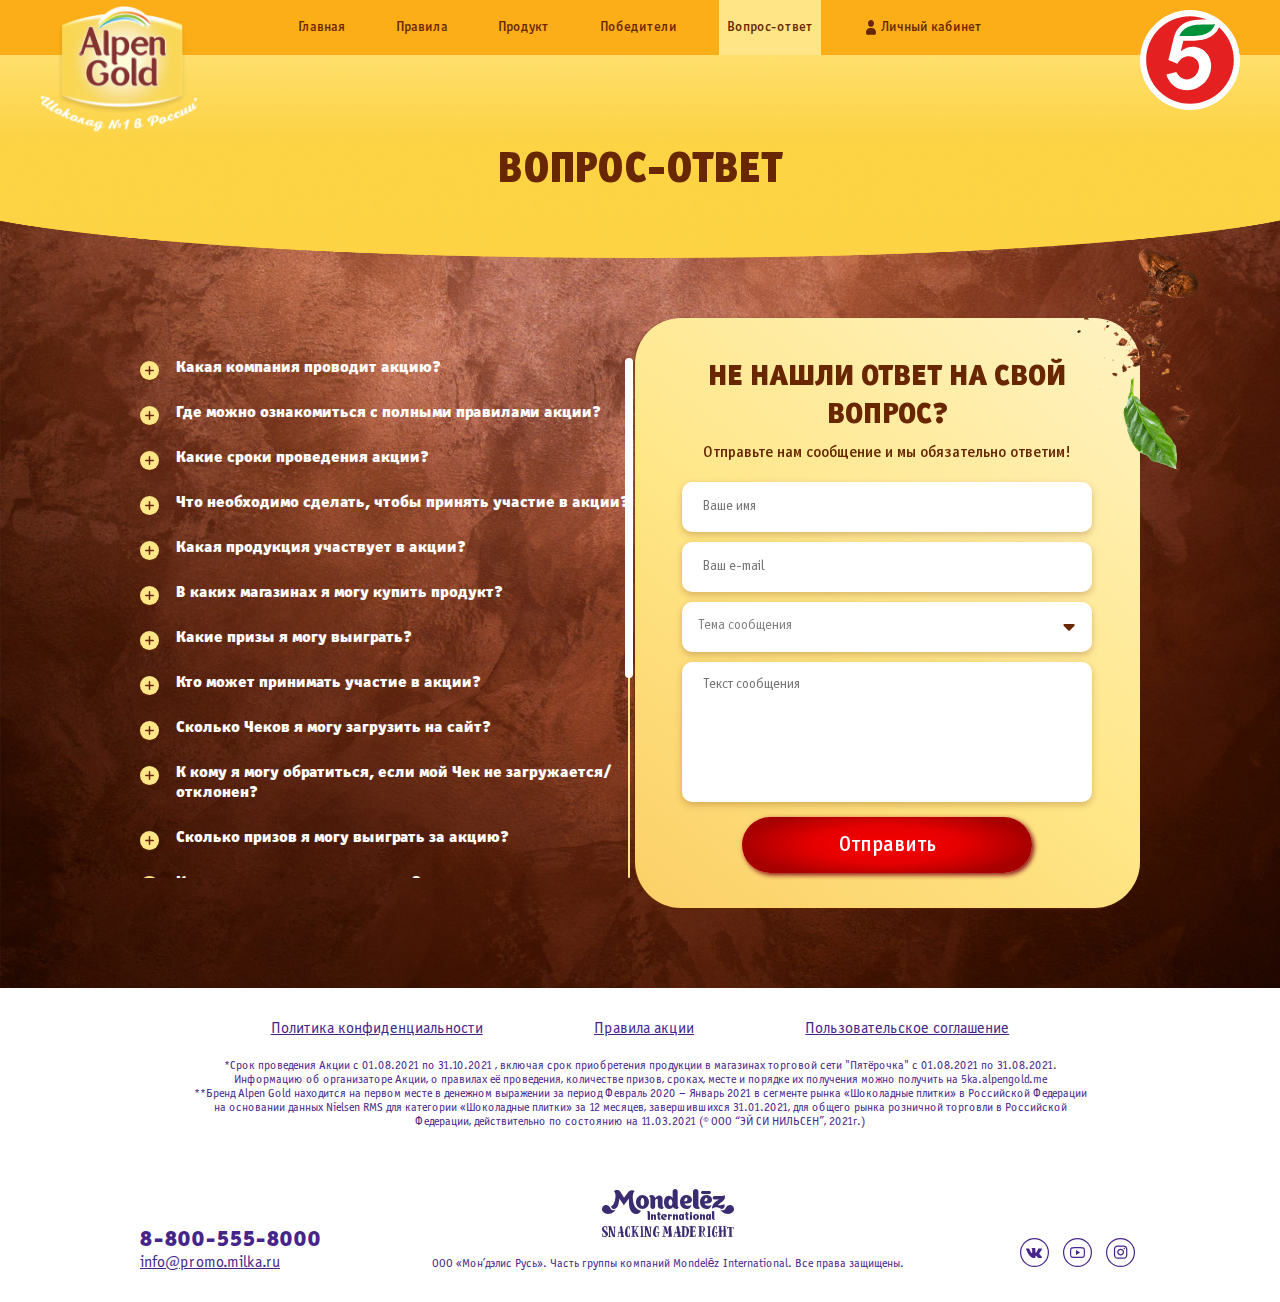
<file: faq.html>
<!DOCTYPE html>
<html lang="en">
<head>
	<meta charset="UTF-8">
	<title>Alpengold 5ka</title>
	<meta http-equiv="X-UA-Compatible" content="IE=edge">
    <meta name="viewport" content="width=device-width, initial-scale=1.0, maximum-scale=1.0, minimum-scale=1.0, user-scalable=no">
    <meta name="format-detection" content="telephone=no">
    <link rel="icon" href="favicon.ico">
	<link rel="stylesheet" href="fonts/stylesheet.css">
	<link rel="stylesheet" href="libs/select2/select2.min.css">
	<link rel="stylesheet" href="libs/scrollbar/jquery.scrollbar.css">
	<link rel="stylesheet" href="css/styles.css">
	<!--[if lte IE 9]>
    <script src="http://phpbbex.com/oldies/oldies.js" charset="utf-8"></script>
    <script src="https://oss.maxcdn.com/html5shiv/3.7.3/html5shiv.min.js"></script>
    <script src="https://oss.maxcdn.com/respond/1.4.2/respond.min.js"></script>
    <![endif]-->
</head>
<body>
	<div class="wrapper">
		<div class="content">
			<header>
				<div class="menu">
					<a href="index.html" class="logo">
						<img src="img/logo.png" alt="">
					</a>
					<a href="#!" class="burger"></a>
					<nav class="menu-links">
						<a href="index.html" class="menu-link">Главная</a>
						<a href="#!" class="menu-link" target="_blank">Правила</a>
						<a href="product.html" class="menu-link">Продукт</a>
						<a href="winners.html" class="menu-link">Победители</a>
						<a href="faq.html" class="menu-link active">Вопрос-ответ</a>
						<a href="lk.html" class="menu-link login-link pop-op" data-popup="auth">Личный кабинет</a>
					</nav>
					<div class="ex"></div>
				</div>
			</header>
			<div class="inner-page-top">
				<div class="title">Вопрос-ответ</div>
			</div>
			<section class="inner-page faq-page">
				<div class="container">
					<div class="faq-container">
						<div class="faq-wrap accordion-wrap">
							<div class="faq-item">
								<div class="faq-item-title accordion-title">Какая компания проводит акцию?</div>
								<div class="faq-item-text">
									Организатором Акции является ООО «Мон’дэлис Русь». Место нахождения: Россия, 601123, г. Покров, Владимирская область, Петушинский р-н, ул. Франца Штольверка, д.10. Банковские реквизиты: ИНН: 3321020710 КПП: 997150001, р/с 40702810500000100331 в ООО Эйч-эс-би-си Банк (РР), 115054, Россия, Москва, Павелецкая площадь, д.2, стр.2, к/с 30101810400000000351, БИК: 044525351. <br>

									Оператором Акции является НАО «ЭМГ Промо». Место нахождения: Россия, 117105, г. Москва, вн.тер.г. Муниципальный округ Донской, Варшавское ш., д.1, стр.17, ком.1, офис В-101 Банковские реквизиты: ИНН 7701632924
								</div>
							</div>
							<div class="faq-item">
								<div class="faq-item-title accordion-title">Где можно ознакомиться с полными правилами акции?</div>
								<div class="faq-item-text">
									Акция проводится во всех магазинах торговой сети «Пятерочка» на всей территории Российской Федерации. Актуальный список адресов магазинов сети, сроки сгорания Пакет Баллов и полные условия использования «ВЫРУЧАЙ-карты» находится на сайте торговой сети Пятерочка www.5-ka.ru
								</div>
							</div>
							<div class="faq-item">
								<div class="faq-item-title accordion-title">Какие сроки проведения акции?</div>
								<div class="faq-item-text">
									1.1.	Общие сроки проведения Акции с 00:00:00 01 августа 2021 года по 23:59:59 31 октября 2021 года (включительно). Все сроки, указанные в настоящих Правилах, исчисляются по московскому времени. <br>
									1.2.	Срок приобретения Продукции Покупателем по карте лояльности торговой сети Пятерочка (далее – «ВЫРУЧАЙ-карта»), указанной в п.5 настоящих Правил, для участия в Акции: с 01 августа 2021 года по 31 августа 2021 года (включительно). <br>

									1.3.	Срок начисления баллов в трёхкратном размере на ВЫРУЧАЙ-карту за покупку Продукции, указанной в п.5.1 настоящих Правил: с 01 августа 2021 года по 31 августа 2021 года (включительно).<br>


									1.4.	Срок регистрации кассовых чеков на сайте 5ka.alpengold.me: с 01 августа 2021 года по 31 августа 2021 года (включительно).<br>

									1.5.	Срок определения обладателей Пакетов Баллов и Главных Призов: с 16 августа 2021 года по 30 сентября 2021 года (включительно).<br>


									1.6.	Срок вручения Пакетов Баллов и Главных Призов: с 16 августа 2021 года по 31 октября 2021 года (включительно).
								</div>
							</div>
							<div class="faq-item">
								<div class="faq-item-title accordion-title">Что необходимо сделать, чтобы принять участие в акции?</div>
								<div class="faq-item-text">
									Для того, чтобы стать участником Акции, в период с 00:00:00 часов (по московскому времени) «01» августа 2021 года по 23:59:59 часов (по московскому времени) «31» августа 2021 года необходимо: <br>

									Приобрести Продукцию, указанную п.5.1. настоящих Правил в любом количестве в магазинах, согласно адресной программе, указанной в п. 6 настоящих Правил, предъявив на кассе «ВЫРУЧАЙ-карту».<br>

									После приобретения Продукции из п.5.1 настоящих Правил в период, указанный в п.4.3. настоящих Правил, Участник Акции  получает Гарантированные Баллы. <br>

									Приобрести Продукцию, из п.5. настоящих Правил в магазинах, согласно адресной программе, указанной в п. 6 настоящих Правил, предъявив на кассе «ВЫРУЧАЙ-карту» и получить кассовый чек за покупку (далее – Чек). 
									В  период с 00:00:00 часов (по московскому времени) «01» августа 2021 года по 23:59:59 часов (по московскому времени) «31» августа 2021 года зарегистрировать Чек на Сайте http://5ka.alpengold.me. 
								</div>
							</div>
							<div class="faq-item">
								<div class="faq-item-title accordion-title">Какая продукция участвует в акции?</div>
								<div class="faq-item-text">
									АЛЬПЕН ГОЛЬД МаксФан Шоколад молочный с взрывной карамелью, мармеладом и печеньем 150 г <br>
									АЛЬПЕН ГОЛЬД МаксФан Шоколад молочный с мармеладом со вкусом колы, попкорном и взрывной карамелью 150г<br>
									АЛЬПЕН ГОЛЬД МаксФан Шоколад молочный с фруктовыми кусочками со вкусом манго, ананаса, маракуйи, с шипучими рисовыми шариками и взрывной карамелью 150г<br>
									АЛЬПЕН ГОЛЬД МаксФан Шоколад молочный c фруктово-ягодными кусочками со вкусом клубники, малины, черники, черной смородины, с шипучими рисовыми шариками, кусочками карамели и взрывной карамелью 150г<br>
									АЛЬПЕН ГОЛЬД шоколад молочный с орео 95 г <br>
									АЛЬПЕН ГОЛЬД ОРЕО шоколад молочный с начинкой со вкусом арахисовой пасты и кусочками печенья 95 г<br>
									АЛЬПЕН ГОЛЬД ОРЕО шоколад молочный с начинкой со вкусом чизкейка и кусочками печенья  95 г<br>
									АЛЬПЕН ГОЛЬД шоколад белый с миндалём и кокосовой стружкой 85 г<br>
									АЛЬПЕН ГОЛЬД шоколад из темного и белого шоколада 85 г<br>
									АЛЬПЕН ГОЛЬД шоколад молочный 85 г<br>
									АЛЬПЕН ГОЛЬД шоколад молочный арахис-кукурузные хлопья 85 г<br>
									АЛЬПЕН ГОЛЬД шоколад молочный с дробленым фундуком 85 г<br>
									АЛЬПЕН ГОЛЬД шоколад молочный с клубнично-йогурт.нач-ой 85 г<br>
									АЛЬПЕН ГОЛЬД шоколад молочный с нач-ой со вкусом Капучино 85 г<br>
									АЛЬПЕН ГОЛЬД шоколад молочный с соленым арахисом и крекером 85 г<br>
									АЛЬПЕН ГОЛЬД шоколад молочный с соленым миндалем и карамелью 85 г<br>
									АЛЬПЕН ГОЛЬД шоколад молочный с фундуком и изюмом 85 г<br>
									АЛЬПЕН ГОЛЬД шоколад молочный с чернично-йогурт.нач-ой 85 г<br>
									АЛЬПЕН ГОЛЬД молочный c сушеным инжиром кокосовой стружкой и соленым крекером 90 г <br>
									АЛЬПЕН ГОЛЬД шоколад белый "Пинаколада в белом шоколаде" c фруктовыми кусочками со вкусом манго, ананаса, маракуйи, с кокосовой стружкой и воздушным рисом 80г<br>
									АЛЬПЕН ГОЛЬД шоколад темный 80 г<br>
									АЛЬПЕН ГОЛЬД шоколад горький 80 г<br>
									АЛЬПЕН ГОЛЬД шоколад темный с дробленым фундуком 80 г <br>
									АЛЬПЕН ГОЛЬД шоколад темный с вишневыми кусочками со вкусом перца чили 80 г <br>
									АЛЬПЕН ГОЛЬД шоколад темный c апельсиновыми кусочками 80 г  <br>
									АЛЬПЕН ГОЛЬД шоколад темный с  изюмом и миндалем 80 г<br><br>

									Продукция, за покупку которой начисляются баллы в трехкратном размере на ВЫРУЧАЙ-карту: <br>
									АЛЬПЕН ГОЛЬД шоколад молочный с орео 95 г <br>
									АЛЬПЕН ГОЛЬД ОРЕО шоколад молочный с начинкой со вкусом арахисовой пасты и кусочками печенья 95 г<br>
									АЛЬПЕН ГОЛЬД ОРЕО шоколад молочный с начинкой со вкусом чизкейка и кусочками печенья  95 г<br>
									АЛЬПЕН ГОЛЬД шоколад белый "Пинаколада в белом шоколаде" c фруктовыми кусочками со вкусом манго, ананаса, маракуйи, с кокосовой стружкой и воздушным рисом 80г<br>
									АЛЬПЕН ГОЛЬД шоколад темный 80 г<br>
									АЛЬПЕН ГОЛЬД шоколад горький 80 г
									АЛЬПЕН ГОЛЬД шоколад темный с дробленым фундуком 80 г <br>
									АЛЬПЕН ГОЛЬД шоколад темный с вишневыми кусочками со вкусом перца чили 80 г
								</div>
							</div>
							<div class="faq-item">
								<div class="faq-item-title accordion-title">В каких магазинах я могу купить продукт?</div>
								<div class="faq-item-text">
									Акция проводится во всех магазинах торговой сети «Пятерочка» на всей территории Российской Федерации. Актуальный список адресов магазинов сети, сроки сгорания Пакет Баллов и полные условия использования «ВЫРУЧАЙ-карты» находится на сайте торговой сети Пятерочка www.5-ka.ru.
								</div>
							</div>
							<div class="faq-item">
								<div class="faq-item-title accordion-title">Какие призы я могу выиграть?</div>
								<div class="faq-item-text">
									Общий фонд Баллов для начисления составляет 45 000 000 Баллов (Сорок пять  миллионов Баллов), что равнозначно сумме 4 500 000,00 рублей (Четыре миллиона пятьсот тысяч рублей), включая все применимые налоги. <br>
									Фонд Баллов для начисления формируется за счет средств Организатора и состоит из следующих позиций:       <br>                                                                              
									1.  Пакет Баллы № 1 - «500 баллов на ВЫРУЧАЙ-карту» – единоразовое начисление 500 (Пятиста) баллов на карту лояльности Участника «ВЫРУЧАЙ-карта» торговой сети Пятерочка в количестве 7000 (Семь тысяч) шт. <br>
									2. Пакет Баллы № 2 - «5 000 баллов на ВЫРУЧАЙ-карту» – единоразовое начисление 5 000 (Пяти тысяч) баллов на карту лояльности Участника «ВЫРУЧАЙ-карта» торговой сети Пятерочка в количестве 100 (Сто) шт. <br>
									3.  Пакет Баллы № 3 - «50 000 баллов на ВЫРУЧАЙ-карту» – единоразовое начисление 50 000 (Пятидесяти тысяч) баллов на карту лояльности Участника «ВЫРУЧАЙ-карта» торговой сети Пятерочка в количестве 10 (Десять) шт. <br>
									4.  Главный Приз  - «500 000 баллов на ВЫРУЧАЙ-карту» – единоразовое начисление 500 000 (Пятиста тысяч) баллов на карту лояльности Участника «ВЫРУЧАЙ-карта» торговой сети Пятерочка в количестве 1 (Одна ) шт. <br>

									5.  Гарантированные Баллы – единоразовое начисление баллов в трехкратном размере от стандартной суммы начисления, согласно условиям использования «ВЫРУЧАЙ-карты на карту лояльности Участника «ВЫРУЧАЙ-карта» торговой сети Пятерочка за покупку Продукции, указанной в  п.5.1 настоящих Правил общей суммой 40 000 000 (Сорок 0миллионов) баллов.
								</div>
							</div>
							<div class="faq-item">
								<div class="faq-item-title accordion-title">Кто может принимать участие в акции?</div>
								<div class="faq-item-text">
									К участию допускаются совершеннолетние дееспособные лица, являющиеся гражданами Российской Федерации, постоянно проживающие на территории Российской Федерации.
								</div>
							</div>
							<div class="faq-item">
								<div class="faq-item-title accordion-title">Сколько Чеков я могу загрузить на сайт?</div>
								<div class="faq-item-text">
									Количество Чеков, зарегистрированных одним Участником Акции, не ограничивается. <br>
									Период прохождения Чеком модерации может занимать до 3х рабочих дней.
								</div>
							</div>
							<div class="faq-item">
								<div class="faq-item-title accordion-title">К кому я могу обратиться, если мой Чек не загружается/ отклонен?</div>
								<div class="faq-item-text">
									По все вопросам, связанным с загрузкой чеков, а также другим вопросам, ты можешь обратиться к Оператору акции по почте info@alpengold.me. 
								</div>
							</div>
							<div class="faq-item">
								<div class="faq-item-title accordion-title">Сколько призов я могу выиграть за акцию?</div>
								<div class="faq-item-text">
									Максимальный размер Призового фонда, который может выиграть 1 (Один) Участник составляет: <br>
									•	Максимальное количество Пакетов Баллов из числа указанных в п.п.8.1-8.3. настоящих Правил, которое может выиграть один Участник за весь период проведения Акции, не ограничено.<br>
									•	Максимальное количество Главных Призов из числа указанных в п.п.8.4. настоящих Правил, которое может выиграть один Участник за весь период проведения Акции, не ограничено. Максимальное количество Гарантированных Баллов из числа указанных в п.8.5.настоящих Правил, которое может выиграть один Участник за весь период проведения Акции, не ограничено
								</div>
							</div>
							<div class="faq-item">
								<div class="faq-item-title accordion-title">Как я узнаю, что выиграл приз?</div>
								<div class="faq-item-text">
									Информация об обладателях Призов будет размещена на сайте http://5ka.alpengold.me в период не более 7 (Семи) календарных дней после определения победителей.
								</div>
							</div>
							<div class="faq-item">
								<div class="faq-item-title accordion-title">Как происходит вручение приза?</div>
								<div class="faq-item-text">
									Получение Призов <br>
									Срок начисления баллов в трёхкратном размере на ВЫРУЧАЙ-карту за покупку Продукции, указанной в п.5.1 настоящих Правил: с 01 августа 2021 года по 31 августа 2021 года (включительно). <br>
									Срок вручения Пакетов Баллов и Главных Призов: с 16 августа 2021 года по 31 октября 2021 года (включительно).<br>

									Пакеты Баллов и/или Гарантированные Баллы и/или Главный Приз передаются Победителю путем пополнения баланса баллов «ВЫРУЧАЙ-карты» торговой сети Пятерочка по номеру карты, которая была предъявлена в момент приобретения Продукции, указанной в п. 5 и п.5.1 настоящих Правил.  <br>
									Победители получают информационное смс сообщения от торговой сети «Пятерочка» на номер мобильного телефона, указанный при регистрации «ВЫРУЧАЙ КАРТЫ». 
								</div>
							</div>
							<div class="faq-item">
								<div class="faq-item-title accordion-title">Мне надо платить налоги за призы?</div>
								<div class="faq-item-text">
									Нет, обязанность по уплате налогов лежит на стороне организаторов Акции, подробности смотрите в правилах на сайте.
								</div>
							</div>
							<div class="faq-item">
								<div class="faq-item-title accordion-title">Если я загрузил чек, но ничего не выиграл, мой чек еще будет участвовать в розыгрыше?</div>
								<div class="faq-item-text">
									Для повторного участия в розыгрышах Вам необходимо загрузить новый чек.
								</div>
							</div>
							<div class="faq-item">
								<div class="faq-item-title accordion-title">Могут ли измениться правила акции? Может ли акция закончиться досрочно?</div>
								<div class="faq-item-text">
									Организатор может на свое единоличное усмотрение аннулировать, прекратить, изменить или временно прекратить проведение Акции, или же признать недействительными любые затронутые заявки на участие.
								</div>
							</div>
							<div class="faq-item">
								<div class="faq-item-title accordion-title">Могут ли мои личные данные быть использованы компанией в других целях?</div>
								<div class="faq-item-text">
									Нет. <br>
									Персональные данные собираются с целью отправки Участникам призов, сообщений Участникам о выигрыше, информации о продукции Организатора и проводимых им мероприятиях, рекламных предложений, а также с целью проведения маркетингового анализа и подготовки статистической информации.<br>
									Персональные данные, полученные с согласия субъектов персональных данных, заносятся Оператором в специально защищенную базу данных. Обработка персональных данных может осуществляться Оператором, а также уполномоченными им лицами, с применением автоматизированных средств обработки данных. Участник вправе получить иную информацию о лице, осуществляющем обработку персональных данных Участника, в соответствии с Федеральным законом № 152-ФЗ «О персональных данных» путем обращения к Оператору.
								</div>
							</div>
						</div>
						<div class="feedback-wrap">
							<div class="feedback-title">Не нашли ответ <br class="mobile-visible">на свой вопрос?</div>
							<div class="feedback-desc">Отправьте нам сообщение <br class="mobile-visible">и мы обязательно ответим!</div>
							<form class="feedback-form">
								<div class="input-field">
		                    		<input type="text" name="name" placeholder="Ваше имя" required>
		                    	</div>
		                    	<div class="input-field">
		                    		<input type="text" name="email" placeholder="Ваш e-mail" required>
		                    	</div>
		                    	<div class="input-field">
		                    		<div class="select feedback-select">
										<select name="ThemeId" data-placeholder="Тема сообщения" required>
			                                <option value=""></option>
		                                    <option value="1">Вопрос по работе сайта</option>
		                                    <option value="2">Вопрос по правилам акции</option>
		                                    <option value="3">Вопрос по продукции</option>
		                                    <option value="4">Вопрос по призам</option>
		                                    <option value="5">Другое</option>
			                            </select>
									</div>
		                    	</div>
		                    	<div class="input-field">
		                    		<textarea name="message" placeholder="Текст сообщения" required></textarea>
		                    	</div>
		                    	<!-- <div class="feedback-desc">Введите символы с картинки</div>
		                    	<div class="captcha-wrap mb20">
		                    		<div class="popup__error"></div>
		                    		<div class="captcha-field">
		                    			<img src="img/captcha.png" alt="" style="mix-blend-mode: multiply;">
		                    			<a href="#!" class="reload-captcha"></a>
		                    		</div>
		                    		<div class="input-field">
			                    		<input type="text" name="captcha" required>
			                    	</div>
		                    	</div> -->
		                    	<div class="btn-wrapper">
									<button class="btn">Отправить</button>
								</div>
							</form>
						</div>
					</div>
				</div>
			</section>
		</div>
		<footer>
			<div class="container">
				<div class="footer-links">
					<a href="#!" class="link" target="_blank">Политика конфиденциальности</a>
					<a href="#!" class="link" target="_blank">Правила акции</a>
					<a href="#!" class="link" target="_blank">Пользовательское соглашение</a>
				</div>
				<div class="footer-text">
					*Срок проведения Акции с 01.08.2021 по 31.10.2021 , включая срок приобретения продукции в магазинах торговой сети "Пятёрочка" с 01.08.2021 по 31.08.2021. Информацию об организаторе Акции, о правилах её проведения, количестве призов, сроках, месте и порядке их получения можно получить на 5ka.alpengold.me <br>
					**Бренд Alpen Gold находится на первом месте в денежном выражении за период Февраль 2020 – Январь 2021 в сегменте рынка «Шоколадные плитки» в Российской Федерации на основании данных Nielsen RMS для категории «Шоколадные плитки» за 12 месяцев, завершившихся 31.01.2021, для общего рынка розничной торговли в Российской Федерации, действительно по состоянию на 11.03.2021 (© ООО “ЭЙ СИ  НИЛЬСЕН”, 2021г.)
				</div>
				<div class="footer-wrapper">
					<div class="footer-contacts">
						<a href="tel:8-800-555-8000" class="footer-phone invert-link">8-800-555-8000</a>
						<a href="mailto:info@promo.milka.ru" class="footer-mail link">info@promo.milka.ru</a>
					</div>
					<div class="footer-copyright">
						<div class="mndlz">
							<img src="img/mndlz.svg" alt="">
						</div>
						<div class="copyright">ООО «Мон’дэлис Русь». Часть группы компаний Mondelēz International. Все права защищены.</div>
					</div>
					<div class="footer-socials">
						<a href="#!" target="_blank">
							<img src="img/vk.svg" alt="">
						</a>
						<a href="#!" target="_blank">
							<img src="img/yt.svg" alt="">
						</a>
						<a href="#!" target="_blank">
							<img src="img/inst.svg" alt="">
						</a>
					</div>
				</div>
			</div>
		</footer>
	</div>
	<div class="popups">
		<div id="auth" class="popup">
			<div class="popup__wrap">
				<div class="decor-popup desktop-visible"></div>
				<a href="#!" class="close-popup js-close-popup">
					<svg width="21" height="20" viewBox="0 0 21 20" fill="none" xmlns="http://www.w3.org/2000/svg">
						<path d="M18.0078 2L2.00781 18" stroke="#682700" stroke-width="4" stroke-linecap="round" stroke-linejoin="round" />
    					<path d="M2.00781 2L18.0078 18" stroke="#682700" stroke-width="4" stroke-linecap="round" stroke-linejoin="round" />
					</svg>
				</a>
                <div class="popup__inner">
                    <div class="popup__title">Вход</div>
                    <div class="popup__error"></div>
                    <form class="popup-form">
                    	<div class="input-field">
                    		<input type="text" name="phone" class="phone-mask" placeholder="Телефон" required>
                    	</div>
                    	<div class="input-field mb30">
                    		<input type="password" name="password" class="pwd-input" placeholder="Пароль" required>
                    		<a href="#!" class="link restore-link pop-op" data-popup="restore-password">Забыли пароль?</a>
                    	</div>
                    	<div class="btn-wrapper">
							<button class="btn popup-btn">Войти</button>
						</div>
                    </form>
                    <div class="reg-text">
                    	Если вы впервые <br>на сайте, то вам необходимо
                    	<a href="#!" class="link popup-link pop-op" data-popup="reg">Зарегистрироваться</a>
                    </div>
                </div>
            </div>
		</div>
		<div id="reg" class="popup">
			<div class="popup__wrap">
				<div class="decor-popup desktop-visible"></div>
				<a href="#!" class="close-popup js-close-popup">
					<svg width="21" height="20" viewBox="0 0 21 20" fill="none" xmlns="http://www.w3.org/2000/svg">
						<path d="M18.0078 2L2.00781 18" stroke="#682700" stroke-width="4" stroke-linecap="round" stroke-linejoin="round" />
    					<path d="M2.00781 2L18.0078 18" stroke="#682700" stroke-width="4" stroke-linecap="round" stroke-linejoin="round" />
					</svg>
				</a>
                <div class="popup__inner">
                    <div class="popup__title">Регистрация</div>
                    <div class="popup__error"></div>
                    <form class="popup-form">
                    	<div class="input-field">
                    		<input type="text" name="fio" placeholder="Фамилия" required>
                    	</div>
                    	<div class="input-field">
                    		<input type="text" name="fio" placeholder="Имя" required>
                    	</div>
                    	<div class="input-field mb30">
                    		<input type="text" name="fio" placeholder="Отчество" required>
                    	</div>
                    	<div class="input-field">
                    		<input type="text" name="phone" class="phone-mask" placeholder="Телефон" required>                    		
                    	</div>
                    	<div class="input-field">
                    		<input type="text" name="email" placeholder="E-mail" required>                    		
                    	</div>
                    	<!-- <div class="popup__desc">Введите символы с картинки</div>
                    	<div class="captcha-wrap mb20">
                    		<div class="popup__error"></div>
                    		<div class="captcha-field">
                    			<img src="img/captcha.png" alt="" style="mix-blend-mode: multiply;">
                    			<a href="#!" class="reload-captcha"></a>
                    		</div>
                    		<div class="input-field">
	                    		<input type="text" name="captcha" required>
	                    	</div>
                    	</div> -->
                    	<div class="checkbox-wrapper">
							<div class="input-field checkbox-field">
	                            <label for="check-rules" class="checkbox">
	                                <input id="check-rules" name="check-rules" type="checkbox" required>
	                                <span class="checkmark"></span>
	                                <span class="checkbox-text">Я согласен с <a href="#!" class="rules-link link" target="_blank">Правилами акции</a></span>
	                            </label> 
	                        </div>
	                        <div class="input-field checkbox-field">
	                            <label for="check-data" class="checkbox">
	                                <input id="check-data" name="check-data" type="checkbox" required>
	                                <span class="checkmark"></span>
	                                <span class="checkbox-text">Я согласен на обработку моих <a href="#!" class="rules-link link" target="_blank">персональных данных</a></span>
	                            </label> 
	                        </div>
	                        <div class="input-field checkbox-field">
	                            <label for="check-mndlz" class="checkbox">
	                                <input id="check-mndlz" name="check-mndlz" type="checkbox" required>
	                                <span class="checkmark"></span>
	                                <span class="checkbox-text">Я согласен получать рассылки по акциям Mondelez</span>
	                            </label> 
	                        </div>
						</div>
						<div class="btn-wrapper">
							<!-- <button class="btn"><span>Войти</span></button> -->
							<a href="#!" class="btn popup-btn pop-op" data-popup="reg-call">Отправить</a>
						</div>
                    </form>
                </div>
            </div>
		</div>
		<div id="reg-call" class="popup">
			<div class="popup__wrap">
				<div class="decor-popup desktop-visible"></div>
				<a href="#!" class="close-popup js-close-popup">
					<svg width="21" height="20" viewBox="0 0 21 20" fill="none" xmlns="http://www.w3.org/2000/svg">
						<path d="M18.0078 2L2.00781 18" stroke="#682700" stroke-width="4" stroke-linecap="round" stroke-linejoin="round" />
    					<path d="M2.00781 2L18.0078 18" stroke="#682700" stroke-width="4" stroke-linecap="round" stroke-linejoin="round" />
					</svg>
				</a>
                <div class="popup__inner">
                    <div class="popup__title">Подтверждение <br>номера</div>
                    <div class="popup__error"></div>
                    <div class="popup__desc">Введите последние 4 цифры номера, с которого был звонок на номер: <br>+7 999 999 99 99</div>
                    <form class="popup-form">
                    	<div class="call-wrapper">
                    		<div class="input-field">
	                    		<input type="text" name="num1" maxlength="1" required>
	                    	</div>
	                    	<div class="input-field">
	                    		<input type="text" name="num2" maxlength="1" required>
	                    	</div>
	                    	<div class="input-field">
	                    		<input type="text" name="num3" maxlength="1" required>
	                    	</div>
	                    	<div class="input-field">
	                    		<input type="text" name="num4" maxlength="1" required>
	                    	</div>
                    	</div>
                    	<div class="call-link-wrapper">
                    		<a href="#!" class="call-link link">Сделать звонок повторно</a>
                    		<span class="clock-text" style="display: none;">Сделать звонок повторно через <span class="clock"></span></span>
                    	</div>
                    	<div class="btn-wrapper">
							<!-- <button class="btn popup-btn">Отправить</button> -->
							<a href="#!" class="btn popup-btn pop-op" data-popup="reg-password">Отправить</a>
						</div>
                    </form>
                </div>
            </div>
		</div>
		<div id="reg-password" class="popup">
			<div class="popup__wrap">
				<div class="decor-popup desktop-visible"></div>
				<a href="#!" class="close-popup js-close-popup">
					<svg width="21" height="20" viewBox="0 0 21 20" fill="none" xmlns="http://www.w3.org/2000/svg">
						<path d="M18.0078 2L2.00781 18" stroke="#682700" stroke-width="4" stroke-linecap="round" stroke-linejoin="round" />
    					<path d="M2.00781 2L18.0078 18" stroke="#682700" stroke-width="4" stroke-linecap="round" stroke-linejoin="round" />
					</svg>
				</a>
                <div class="popup__inner">
                    <div class="popup__title">Установка пароля</div>
                    <div class="popup__error"></div>
                    <form class="popup-form">
                    	<div class="input-field">
                    		<input type="password" name="password1" placeholder="Пароль" required>
                    	</div>
                    	<div class="input-field mb30">
                    		<input type="password" name="password2" placeholder="Подтвердите пароль" required>
                    	</div>
                    	<div class="btn-wrapper">
							<!-- <button class="btn popup-btn">Установить</button> -->
							<a href="#!" class="btn popup-btn pop-op" data-popup="reg-password-success">Установить</a>
						</div>
                    </form>
                </div>
            </div>
		</div>
		<div id="reg-password-success" class="popup">
			<div class="popup__wrap">
				<div class="decor-popup desktop-visible"></div>
				<a href="#!" class="close-popup js-close-popup">
					<svg width="21" height="20" viewBox="0 0 21 20" fill="none" xmlns="http://www.w3.org/2000/svg">
						<path d="M18.0078 2L2.00781 18" stroke="#682700" stroke-width="4" stroke-linecap="round" stroke-linejoin="round" />
    					<path d="M2.00781 2L18.0078 18" stroke="#682700" stroke-width="4" stroke-linecap="round" stroke-linejoin="round" />
					</svg>
				</a>
                <div class="popup__inner">
                    <div class="popup__title">Установка пароля</div>
                    <div class="popup__desc">Новый пароль успешно установлен</div>
                    <div class="btn-wrapper">
						<a href="#!" class="btn popup-btn pop-op" data-popup="auth">Войти</a>
					</div>
                </div>
            </div>
		</div>
		<div id="reg-success" class="popup">
			<div class="popup__wrap">
				<div class="decor-popup desktop-visible"></div>
				<a href="#!" class="close-popup js-close-popup">
					<svg width="21" height="20" viewBox="0 0 21 20" fill="none" xmlns="http://www.w3.org/2000/svg">
						<path d="M18.0078 2L2.00781 18" stroke="#682700" stroke-width="4" stroke-linecap="round" stroke-linejoin="round" />
    					<path d="M2.00781 2L18.0078 18" stroke="#682700" stroke-width="4" stroke-linecap="round" stroke-linejoin="round" />
					</svg>
				</a>
                <div class="popup__inner">
                	<div class="popup__title">Регистрация пройдена</div>
                    <div class="popup__desc">Пароль для входа на сайт отправлен на номер телефона, указанный при регистрации.</div>
                    <div class="btn-wrapper">
						<a href="#!" class="btn popup-btn pop-op" data-popup="auth">Войти</a>
					</div>
                </div>
            </div>
		</div>
		<div id="restore-password" class="popup">
			<div class="popup__wrap">
				<div class="decor-popup desktop-visible"></div>
				<a href="#!" class="close-popup js-close-popup">
					<svg width="21" height="20" viewBox="0 0 21 20" fill="none" xmlns="http://www.w3.org/2000/svg">
						<path d="M18.0078 2L2.00781 18" stroke="#682700" stroke-width="4" stroke-linecap="round" stroke-linejoin="round" />
    					<path d="M2.00781 2L18.0078 18" stroke="#682700" stroke-width="4" stroke-linecap="round" stroke-linejoin="round" />
					</svg>
				</a>
                <div class="popup__inner">
                    <div class="popup__title">Сброс пароля</div>
                    <form class="popup-form">
                    	<div class="popup__desc before-send">Введите свой телефон для восстановления пароля<br><br>Мы отправим смс с паролем</div>
                    	<div class="popup__desc after-send" style="display: none;">Пароль был отправлен в смс-сообщении</div>
                    	<div class="input-field">
                    		<input type="text" name="phone" class="phone-mask" placeholder="Телефон" required>
                    	</div>
                    	<div class="input-field mb30">
							<span class="clock-text" style="display: none;">Можно отправить повторно через <span class="clock"></span></span>
                    	</div>
                    	<div class="btn-wrapper">
							<button class="btn popup-btn">Отправить</button>
						</div>
                    </form>
                </div>
            </div>
		</div>
		<div id="check-upload" class="popup">
			<div class="popup__wrap">
				<div class="decor-popup desktop-visible"></div>
				<a href="#!" class="close-popup js-close-popup">
					<svg width="21" height="20" viewBox="0 0 21 20" fill="none" xmlns="http://www.w3.org/2000/svg">
						<path d="M18.0078 2L2.00781 18" stroke="#682700" stroke-width="4" stroke-linecap="round" stroke-linejoin="round" />
    					<path d="M2.00781 2L18.0078 18" stroke="#682700" stroke-width="4" stroke-linecap="round" stroke-linejoin="round" />
					</svg>
				</a>
                <div class="popup__inner">
                    <div class="popup__title">Загрузка чека</div>
                    <div class="iframe-wrap">
                        <!-- <iframe src="https://checkservice.emg.ru/Upload?id=630b7ffa-2815-4c9b-96f8-b485c73a1ed9&participantId=1&hash=1958d3842a1595b11ec2c7ed5e9e6305" class="iframe" frameborder="0"></iframe> -->
                    </div>
                </div>
            </div>
		</div>
		<div id="check-rejected" class="popup">
			<div class="popup__wrap">
				<div class="decor-popup desktop-visible"></div>
				<a href="#!" class="close-popup js-close-popup">
					<svg width="21" height="20" viewBox="0 0 21 20" fill="none" xmlns="http://www.w3.org/2000/svg">
						<path d="M18.0078 2L2.00781 18" stroke="#682700" stroke-width="4" stroke-linecap="round" stroke-linejoin="round" />
    					<path d="M2.00781 2L18.0078 18" stroke="#682700" stroke-width="4" stroke-linecap="round" stroke-linejoin="round" />
					</svg>
				</a>
                <div class="popup__inner">
                	<div class="popup__title">Чек отклонен</div>
                    <div class="popup__desc">Такой чек уже был загружен ранее. Попробуйте загрузить другой чек.</div>
                    <div class="btn-wrapper">
						<a href="#!" class="btn popup-btn js-close-popup">Понятно</a>
					</div>
                </div>
            </div>
		</div>
	</div>

	<script src="libs/jquery-3.5.1.min.js"></script>
	<script src="libs/select2/select2.min.js"></script>
	<script src="libs/jquery.validate.min.js"></script>
	<script src="libs/scrollbar/jquery.scrollbar.min.js"></script>
	<script src="libs/jquery.inputmask.min.js"></script>
	<script src="libs/jquery.countdown.min.js"></script>
	<script src="libs/slick.min.js"></script>
	<script src="js/scripts.js"></script>
</body>
</html>
</file>
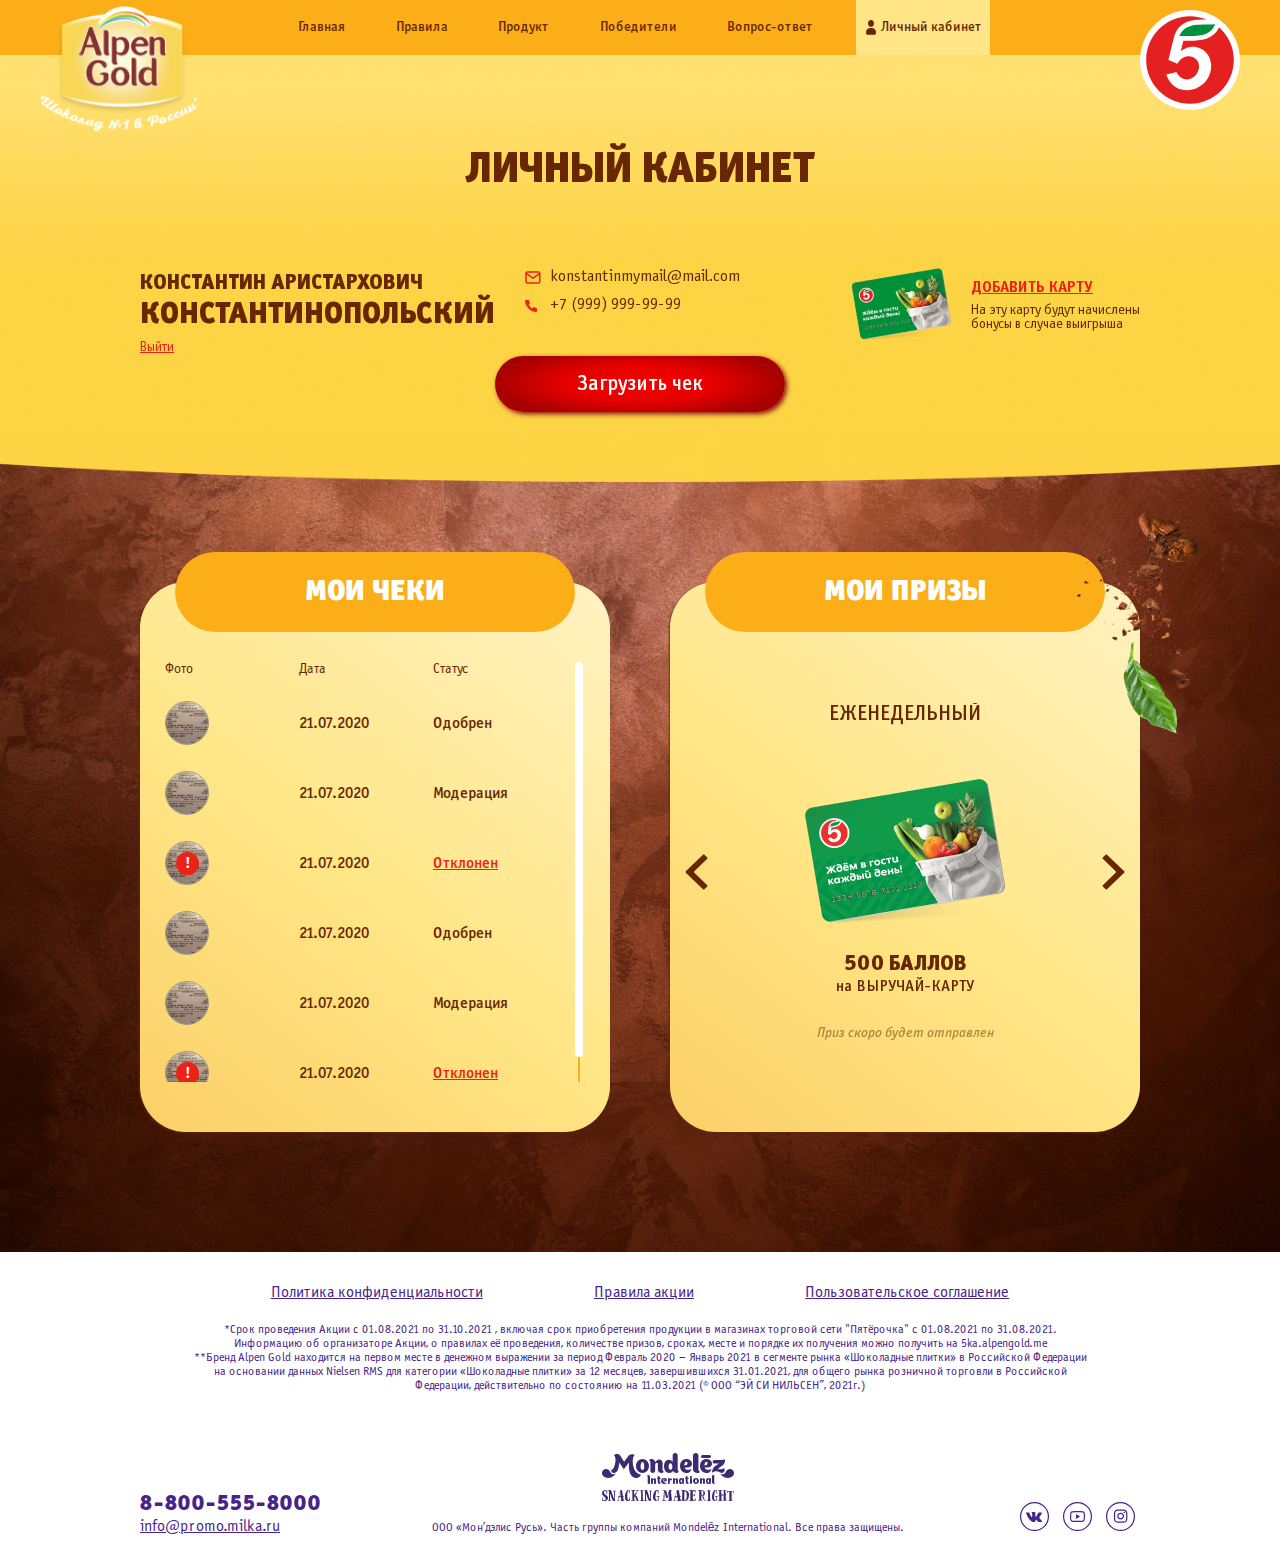
<file: lk.html>
<!DOCTYPE html>
<html lang="en">
<head>
	<meta charset="UTF-8">
	<title>Alpengold 5ka</title>
	<meta http-equiv="X-UA-Compatible" content="IE=edge">
    <meta name="viewport" content="width=device-width, initial-scale=1.0, maximum-scale=1.0, minimum-scale=1.0, user-scalable=no">
    <meta name="format-detection" content="telephone=no">
    <link rel="icon" href="favicon.ico">
	<link rel="stylesheet" href="fonts/stylesheet.css">
	<link rel="stylesheet" href="libs/select2/select2.min.css">
	<link rel="stylesheet" href="libs/scrollbar/jquery.scrollbar.css">
	<link rel="stylesheet" href="css/styles.css">
	<!--[if lte IE 9]>
    <script src="http://phpbbex.com/oldies/oldies.js" charset="utf-8"></script>
    <script src="https://oss.maxcdn.com/html5shiv/3.7.3/html5shiv.min.js"></script>
    <script src="https://oss.maxcdn.com/respond/1.4.2/respond.min.js"></script>
    <![endif]-->
</head>
<body>
	<div class="wrapper">
		<div class="content">
			<header>
				<div class="menu">
					<a href="index.html" class="logo">
						<img src="img/logo.png" alt="">
					</a>
					<a href="#!" class="burger"></a>
					<nav class="menu-links">
						<a href="index.html" class="menu-link">Главная</a>
						<a href="#!" class="menu-link" target="_blank">Правила</a>
						<a href="product.html" class="menu-link">Продукт</a>
						<a href="winners.html" class="menu-link">Победители</a>
						<a href="faq.html" class="menu-link">Вопрос-ответ</a>
						<a href="lk.html" class="menu-link login-link active">Личный кабинет</a>
					</nav>
					<div class="ex"></div>
				</div>
			</header>
			<div class="inner-page-top lk-page-top">
				<div class="title">Личный <br class="mobile-visible">кабинет</div>
				<div class="container">
					<div class="profile-container">
						<div class="profile-row">
							<div class="profile-col">
								<div class="profile-name" title="Константин Аристархович Константинопольский">Константин Аристархович <br><span>Константинопольский</span></div>
								<a href="#!" class="logout-link link">Выйти</a>
							</div>
							<div class="profile-col contacts-col">
								<div class="profile-contact-wrapper">
									<div class="profile-contact profile-mail">konstantinmymail@mail.com</div>
									<div class="profile-contact profile-phone">+7 (999) 999-99-99</div>
								</div>
							</div>
							<div class="profile-col coins-col">
								<div class="reg-card-block">
									<a href="#!" class="reg-card-name link pop-op" data-popup="reg-card">Добавить Карту</a>
									<div class="reg-card-info">На эту карту будут начислены <br>бонусы в случае выигрыша</div>
									<!-- заполненное состояние -->
									<!-- <div class="reg-card-name">0000 0000 0000 0000</div>
									<div class="reg-card-info">На эту карту будут начислены <br>бонусы в случае выигрыша</div> -->
								</div>
							</div>
						</div>
					</div>
					<div class="btn-wrapper">
						<a href="#!" class="btn pop-op" data-popup="check-upload">Загрузить чек</a>
					</div>
				</div>
			</div>
			<section class="inner-page lk-page">
				<div class="container">
					<div class="lk-wrapper">
						<!-- <div class="lk-announce">
							Здесь появятся ваши чеки и призы. <br><br>
							Покупайте Alpen Gold в магазинах «Пятёрочка», загружайте чеки и участвуйте в розыгрыше баллов.
						</div> -->
						<div class="lk-table-wrapper">
							<div class="lk-title">Мои чеки</div>
							<div class="lk-table table-wrapper">
								<table>
									<thead>
										<tr>
											<th>Фото</th>
											<th>Дата</th>
											<th>Статус</th>
										</tr>
									</thead>
									<tbody>
										<tr>
											<td>
												<div class="check-preview">
													<img src="img/check.png" alt="">
												</div>
											</td>
											<td>21.07.2020</td>
											<td>Одобрен</td>
										</tr>
										<tr>
											<td>
												<div class="check-preview">
													<img src="img/check.png" alt="">
												</div>
											</td>
											<td>21.07.2020</td>
											<td>Модерация</td>
										</tr>
										<tr>
											<td>
												<div class="check-preview rejected">
													<img src="img/check.png" alt="">
												</div>
											</td>
											<td>21.07.2020</td>
											<td><a href="#!" class="rejected-link link pop-op" data-popup="check-rejected">Отклонен</a></td>
										</tr>
										<tr>
											<td>
												<div class="check-preview">
													<img src="img/check.png" alt="">
												</div>
											</td>
											<td>21.07.2020</td>
											<td>Одобрен</td>
										</tr>
										<tr>
											<td>
												<div class="check-preview">
													<img src="img/check.png" alt="">
												</div>
											</td>
											<td>21.07.2020</td>
											<td>Модерация</td>
										</tr>
										<tr>
											<td>
												<div class="check-preview rejected">
													<img src="img/check.png" alt="">
												</div>
											</td>
											<td>21.07.2020</td>
											<td><a href="#!" class="rejected-link link pop-op" data-popup="check-rejected">Отклонен</a></td>
										</tr>
									</tbody>
								</table>
							</div>
						</div>
						<div class="lk-table-wrapper">
							<div class="lk-title">Мои призы</div>
							<div class="lk-prizes-slider">
								<div class="lk-prize">
									<div class="lk-prize-title">Еженедельный</div>
									<div class="lk-prize-img">
										<img src="img/prizes/lk-prize.png" alt="">
									</div>
									<div class="lk-prize-name">500 баллов</div>
									<div class="lk-prize-text">на ВЫРУЧАЙ-КАРТУ</div>
									<div class="lk-prize-status">Приз скоро будет отправлен</div>
								</div>
								<div class="lk-prize">
									<div class="lk-prize-title">Еженедельный</div>
									<div class="lk-prize-img">
										<img src="img/prizes/5000-lk-prize.png" alt="">
									</div>
									<div class="lk-prize-name">5 000 баллов</div>
									<div class="lk-prize-text">на ВЫРУЧАЙ-КАРТУ</div>
									<div class="lk-prize-status success">Приз отправлен</div>
								</div>
								<div class="lk-prize">
									<div class="lk-prize-title">Еженедельный</div>
									<div class="lk-prize-img">
										<img src="img/prizes/50000-lk-prize.png" alt="">
									</div>
									<div class="lk-prize-name">50 000 баллов</div>
									<div class="lk-prize-text">на ВЫРУЧАЙ-КАРТУ</div>
									<div class="lk-prize-status">Приз скоро будет отправлен</div>
								</div>
								<div class="lk-prize">
									<div class="lk-prize-title">Главный приз</div>
									<div class="lk-prize-img">
										<img src="img/prizes/500000-lk-prize.png" alt="">
									</div>
									<div class="lk-prize-name">500 000 баллов</div>
									<div class="lk-prize-text">на ВЫРУЧАЙ-КАРТУ</div>
									<div class="lk-prize-status">Приз скоро будет отправлен</div>
								</div>
							</div>
						</div>
					</div>
				</div>
			</section>
		</div>
		<footer>
			<div class="container">
				<div class="footer-links">
					<a href="#!" class="link" target="_blank">Политика конфиденциальности</a>
					<a href="#!" class="link" target="_blank">Правила акции</a>
					<a href="#!" class="link" target="_blank">Пользовательское соглашение</a>
				</div>
				<div class="footer-text">
					*Срок проведения Акции с 01.08.2021 по 31.10.2021 , включая срок приобретения продукции в магазинах торговой сети "Пятёрочка" с 01.08.2021 по 31.08.2021. Информацию об организаторе Акции, о правилах её проведения, количестве призов, сроках, месте и порядке их получения можно получить на 5ka.alpengold.me <br>
					**Бренд Alpen Gold находится на первом месте в денежном выражении за период Февраль 2020 – Январь 2021 в сегменте рынка «Шоколадные плитки» в Российской Федерации на основании данных Nielsen RMS для категории «Шоколадные плитки» за 12 месяцев, завершившихся 31.01.2021, для общего рынка розничной торговли в Российской Федерации, действительно по состоянию на 11.03.2021 (© ООО “ЭЙ СИ  НИЛЬСЕН”, 2021г.)
				</div>
				<div class="footer-wrapper">
					<div class="footer-contacts">
						<a href="tel:8-800-555-8000" class="footer-phone invert-link">8-800-555-8000</a>
						<a href="mailto:info@promo.milka.ru" class="footer-mail link">info@promo.milka.ru</a>
					</div>
					<div class="footer-copyright">
						<div class="mndlz">
							<img src="img/mndlz.svg" alt="">
						</div>
						<div class="copyright">ООО «Мон’дэлис Русь». Часть группы компаний Mondelēz International. Все права защищены.</div>
					</div>
					<div class="footer-socials">
						<a href="#!" target="_blank">
							<img src="img/vk.svg" alt="">
						</a>
						<a href="#!" target="_blank">
							<img src="img/yt.svg" alt="">
						</a>
						<a href="#!" target="_blank">
							<img src="img/inst.svg" alt="">
						</a>
					</div>
				</div>
			</div>
		</footer>
	</div>
	<div class="popups">
		<div id="auth" class="popup">
			<div class="popup__wrap">
				<div class="decor-popup desktop-visible"></div>
				<a href="#!" class="close-popup js-close-popup">
					<svg width="21" height="20" viewBox="0 0 21 20" fill="none" xmlns="http://www.w3.org/2000/svg">
						<path d="M18.0078 2L2.00781 18" stroke="#682700" stroke-width="4" stroke-linecap="round" stroke-linejoin="round" />
    					<path d="M2.00781 2L18.0078 18" stroke="#682700" stroke-width="4" stroke-linecap="round" stroke-linejoin="round" />
					</svg>
				</a>
                <div class="popup__inner">
                    <div class="popup__title">Вход</div>
                    <div class="popup__error"></div>
                    <form class="popup-form">
                    	<div class="input-field">
                    		<input type="text" name="phone" class="phone-mask" placeholder="Телефон" required>
                    	</div>
                    	<div class="input-field mb30">
                    		<input type="password" name="password" class="pwd-input" placeholder="Пароль" required>
                    		<a href="#!" class="link restore-link pop-op" data-popup="restore-password">Забыли пароль?</a>
                    	</div>
                    	<div class="btn-wrapper">
							<button class="btn popup-btn">Войти</button>
						</div>
                    </form>
                    <div class="reg-text">
                    	Если вы впервые <br>на сайте, то вам необходимо
                    	<a href="#!" class="link popup-link pop-op" data-popup="reg">Зарегистрироваться</a>
                    </div>
                </div>
            </div>
		</div>
		<div id="reg" class="popup">
			<div class="popup__wrap">
				<div class="decor-popup desktop-visible"></div>
				<a href="#!" class="close-popup js-close-popup">
					<svg width="21" height="20" viewBox="0 0 21 20" fill="none" xmlns="http://www.w3.org/2000/svg">
						<path d="M18.0078 2L2.00781 18" stroke="#682700" stroke-width="4" stroke-linecap="round" stroke-linejoin="round" />
    					<path d="M2.00781 2L18.0078 18" stroke="#682700" stroke-width="4" stroke-linecap="round" stroke-linejoin="round" />
					</svg>
				</a>
                <div class="popup__inner">
                    <div class="popup__title">Регистрация</div>
                    <div class="popup__error"></div>
                    <form class="popup-form">
                    	<div class="input-field">
                    		<input type="text" name="fio" placeholder="Фамилия" required>
                    	</div>
                    	<div class="input-field">
                    		<input type="text" name="fio" placeholder="Имя" required>
                    	</div>
                    	<div class="input-field mb30">
                    		<input type="text" name="fio" placeholder="Отчество" required>
                    	</div>
                    	<div class="input-field">
                    		<input type="text" name="phone" class="phone-mask" placeholder="Телефон" required>                    		
                    	</div>
                    	<div class="input-field">
                    		<input type="text" name="email" placeholder="E-mail" required>                    		
                    	</div>
                    	<!-- <div class="popup__desc">Введите символы с картинки</div>
                    	<div class="captcha-wrap mb20">
                    		<div class="popup__error"></div>
                    		<div class="captcha-field">
                    			<img src="img/captcha.png" alt="" style="mix-blend-mode: multiply;">
                    			<a href="#!" class="reload-captcha"></a>
                    		</div>
                    		<div class="input-field">
	                    		<input type="text" name="captcha" required>
	                    	</div>
                    	</div> -->
                    	<div class="checkbox-wrapper">
							<div class="input-field checkbox-field">
	                            <label for="check-rules" class="checkbox">
	                                <input id="check-rules" name="check-rules" type="checkbox" required>
	                                <span class="checkmark"></span>
	                                <span class="checkbox-text">Я согласен с <a href="#!" class="rules-link link" target="_blank">Правилами акции</a></span>
	                            </label> 
	                        </div>
	                        <div class="input-field checkbox-field">
	                            <label for="check-data" class="checkbox">
	                                <input id="check-data" name="check-data" type="checkbox" required>
	                                <span class="checkmark"></span>
	                                <span class="checkbox-text">Я согласен на обработку моих <a href="#!" class="rules-link link" target="_blank">персональных данных</a></span>
	                            </label> 
	                        </div>
	                        <div class="input-field checkbox-field">
	                            <label for="check-mndlz" class="checkbox">
	                                <input id="check-mndlz" name="check-mndlz" type="checkbox" required>
	                                <span class="checkmark"></span>
	                                <span class="checkbox-text">Я согласен получать рассылки по акциям Mondelez</span>
	                            </label> 
	                        </div>
						</div>
						<div class="btn-wrapper">
							<!-- <button class="btn"><span>Войти</span></button> -->
							<a href="#!" class="btn popup-btn pop-op" data-popup="reg-call">Отправить</a>
						</div>
                    </form>
                </div>
            </div>
		</div>
		<div id="reg-call" class="popup">
			<div class="popup__wrap">
				<div class="decor-popup desktop-visible"></div>
				<a href="#!" class="close-popup js-close-popup">
					<svg width="21" height="20" viewBox="0 0 21 20" fill="none" xmlns="http://www.w3.org/2000/svg">
						<path d="M18.0078 2L2.00781 18" stroke="#682700" stroke-width="4" stroke-linecap="round" stroke-linejoin="round" />
    					<path d="M2.00781 2L18.0078 18" stroke="#682700" stroke-width="4" stroke-linecap="round" stroke-linejoin="round" />
					</svg>
				</a>
                <div class="popup__inner">
                    <div class="popup__title">Подтверждение <br>номера</div>
                    <div class="popup__error"></div>
                    <div class="popup__desc">Введите последние 4 цифры номера, с которого был звонок на номер: <br>+7 999 999 99 99</div>
                    <form class="popup-form">
                    	<div class="call-wrapper">
                    		<div class="input-field">
	                    		<input type="text" name="num1" maxlength="1" required>
	                    	</div>
	                    	<div class="input-field">
	                    		<input type="text" name="num2" maxlength="1" required>
	                    	</div>
	                    	<div class="input-field">
	                    		<input type="text" name="num3" maxlength="1" required>
	                    	</div>
	                    	<div class="input-field">
	                    		<input type="text" name="num4" maxlength="1" required>
	                    	</div>
                    	</div>
                    	<div class="call-link-wrapper">
                    		<a href="#!" class="call-link link">Сделать звонок повторно</a>
                    		<span class="clock-text" style="display: none;">Сделать звонок повторно через <span class="clock"></span></span>
                    	</div>
                    	<div class="btn-wrapper">
							<!-- <button class="btn popup-btn">Отправить</button> -->
							<a href="#!" class="btn popup-btn pop-op" data-popup="reg-password">Отправить</a>
						</div>
                    </form>
                </div>
            </div>
		</div>
		<div id="reg-password" class="popup">
			<div class="popup__wrap">
				<div class="decor-popup desktop-visible"></div>
				<a href="#!" class="close-popup js-close-popup">
					<svg width="21" height="20" viewBox="0 0 21 20" fill="none" xmlns="http://www.w3.org/2000/svg">
						<path d="M18.0078 2L2.00781 18" stroke="#682700" stroke-width="4" stroke-linecap="round" stroke-linejoin="round" />
    					<path d="M2.00781 2L18.0078 18" stroke="#682700" stroke-width="4" stroke-linecap="round" stroke-linejoin="round" />
					</svg>
				</a>
                <div class="popup__inner">
                    <div class="popup__title">Установка пароля</div>
                    <div class="popup__error"></div>
                    <form class="popup-form">
                    	<div class="input-field">
                    		<input type="password" name="password1" placeholder="Пароль" required>
                    	</div>
                    	<div class="input-field mb30">
                    		<input type="password" name="password2" placeholder="Подтвердите пароль" required>
                    	</div>
                    	<div class="btn-wrapper">
							<!-- <button class="btn popup-btn">Установить</button> -->
							<a href="#!" class="btn popup-btn pop-op" data-popup="reg-password-success">Установить</a>
						</div>
                    </form>
                </div>
            </div>
		</div>
		<div id="reg-password-success" class="popup">
			<div class="popup__wrap">
				<div class="decor-popup desktop-visible"></div>
				<a href="#!" class="close-popup js-close-popup">
					<svg width="21" height="20" viewBox="0 0 21 20" fill="none" xmlns="http://www.w3.org/2000/svg">
						<path d="M18.0078 2L2.00781 18" stroke="#682700" stroke-width="4" stroke-linecap="round" stroke-linejoin="round" />
    					<path d="M2.00781 2L18.0078 18" stroke="#682700" stroke-width="4" stroke-linecap="round" stroke-linejoin="round" />
					</svg>
				</a>
                <div class="popup__inner">
                    <div class="popup__title">Установка пароля</div>
                    <div class="popup__desc">Новый пароль успешно установлен</div>
                    <div class="btn-wrapper">
						<a href="#!" class="btn popup-btn pop-op" data-popup="auth">Войти</a>
					</div>
                </div>
            </div>
		</div>
		<div id="reg-success" class="popup">
			<div class="popup__wrap">
				<div class="decor-popup desktop-visible"></div>
				<a href="#!" class="close-popup js-close-popup">
					<svg width="21" height="20" viewBox="0 0 21 20" fill="none" xmlns="http://www.w3.org/2000/svg">
						<path d="M18.0078 2L2.00781 18" stroke="#682700" stroke-width="4" stroke-linecap="round" stroke-linejoin="round" />
    					<path d="M2.00781 2L18.0078 18" stroke="#682700" stroke-width="4" stroke-linecap="round" stroke-linejoin="round" />
					</svg>
				</a>
                <div class="popup__inner">
                	<div class="popup__title">Регистрация пройдена</div>
                    <div class="popup__desc">Пароль для входа на сайт отправлен на номер телефона, указанный при регистрации.</div>
                    <div class="btn-wrapper">
						<a href="#!" class="btn popup-btn pop-op" data-popup="auth">Войти</a>
					</div>
                </div>
            </div>
		</div>
		<div id="restore-password" class="popup">
			<div class="popup__wrap">
				<div class="decor-popup desktop-visible"></div>
				<a href="#!" class="close-popup js-close-popup">
					<svg width="21" height="20" viewBox="0 0 21 20" fill="none" xmlns="http://www.w3.org/2000/svg">
						<path d="M18.0078 2L2.00781 18" stroke="#682700" stroke-width="4" stroke-linecap="round" stroke-linejoin="round" />
    					<path d="M2.00781 2L18.0078 18" stroke="#682700" stroke-width="4" stroke-linecap="round" stroke-linejoin="round" />
					</svg>
				</a>
                <div class="popup__inner">
                    <div class="popup__title">Сброс пароля</div>
                    <form class="popup-form">
                    	<div class="popup__desc before-send">Введите свой телефон для восстановления пароля<br><br>Мы отправим смс с паролем</div>
                    	<div class="popup__desc after-send" style="display: none;">Пароль был отправлен в смс-сообщении</div>
                    	<div class="input-field">
                    		<input type="text" name="phone" class="phone-mask" placeholder="Телефон" required>
                    	</div>
                    	<div class="input-field mb30">
							<span class="clock-text" style="display: none;">Можно отправить повторно через <span class="clock"></span></span>
                    	</div>
                    	<div class="btn-wrapper">
							<button class="btn popup-btn">Отправить</button>
						</div>
                    </form>
                </div>
            </div>
		</div>
		<div id="check-upload" class="popup">
			<div class="popup__wrap">
				<div class="decor-popup desktop-visible"></div>
				<a href="#!" class="close-popup js-close-popup">
					<svg width="21" height="20" viewBox="0 0 21 20" fill="none" xmlns="http://www.w3.org/2000/svg">
						<path d="M18.0078 2L2.00781 18" stroke="#682700" stroke-width="4" stroke-linecap="round" stroke-linejoin="round" />
    					<path d="M2.00781 2L18.0078 18" stroke="#682700" stroke-width="4" stroke-linecap="round" stroke-linejoin="round" />
					</svg>
				</a>
                <div class="popup__inner">
                    <div class="popup__title">Загрузка чека</div>
                    <div class="iframe-wrap">
                        <iframe src="https://checkservice.emg.ru/angular?id=3560c595-f58c-477d-a6aa-c6d8739cbc65&participantId=1&hash=72d7d9ef8349196aee2358bdf05bd241" class="iframe" frameborder="0"></iframe>
                    </div>
                </div>
            </div>
		</div>
		<div id="check-rejected" class="popup">
			<div class="popup__wrap">
				<div class="decor-popup desktop-visible"></div>
				<a href="#!" class="close-popup js-close-popup">
					<svg width="21" height="20" viewBox="0 0 21 20" fill="none" xmlns="http://www.w3.org/2000/svg">
						<path d="M18.0078 2L2.00781 18" stroke="#682700" stroke-width="4" stroke-linecap="round" stroke-linejoin="round" />
    					<path d="M2.00781 2L18.0078 18" stroke="#682700" stroke-width="4" stroke-linecap="round" stroke-linejoin="round" />
					</svg>
				</a>
                <div class="popup__inner">
                	<div class="popup__title">Чек отклонен</div>
                    <div class="popup__desc">Такой чек уже был загружен ранее. Попробуйте загрузить другой чек.</div>
                    <div class="btn-wrapper">
						<a href="#!" class="btn popup-btn js-close-popup">Понятно</a>
					</div>
                </div>
            </div>
		</div>
		<div id="reg-card" class="popup">
			<div class="popup__wrap">
				<div class="decor-popup desktop-visible"></div>
				<a href="#!" class="close-popup js-close-popup">
					<svg width="21" height="20" viewBox="0 0 21 20" fill="none" xmlns="http://www.w3.org/2000/svg">
						<path d="M18.0078 2L2.00781 18" stroke="#682700" stroke-width="4" stroke-linecap="round" stroke-linejoin="round" />
    					<path d="M2.00781 2L18.0078 18" stroke="#682700" stroke-width="4" stroke-linecap="round" stroke-linejoin="round" />
					</svg>
				</a>
                <div class="popup__inner">
                	<div class="popup__title">Добавить карту</div>
                    <div class="popup__desc">На эту карту будут начислены <br>баллы в случае выигрыша</div>
                    <div class="popup__error"></div>
                    <form class="popup-form">
                    	<div class="input-field mb20">
                    		<input type="text" name="card" class="card-mask" placeholder="№ карты" required>
                    	</div>
                    	<div class="btn-wrapper">
	                		<button class="btn popup-btn">Отправить</button>
	                	</div>
                    </form>
                </div>
            </div>
		</div>
	</div>

	<script src="libs/jquery-3.5.1.min.js"></script>
	<script src="libs/select2/select2.min.js"></script>
	<script src="libs/jquery.validate.min.js"></script>
	<script src="libs/scrollbar/jquery.scrollbar.min.js"></script>
	<script src="libs/jquery.inputmask.min.js"></script>
	<script src="libs/jquery.countdown.min.js"></script>
	<script src="libs/slick.min.js"></script>
	<script src="js/scripts.js"></script>
</body>
</html>
</file>
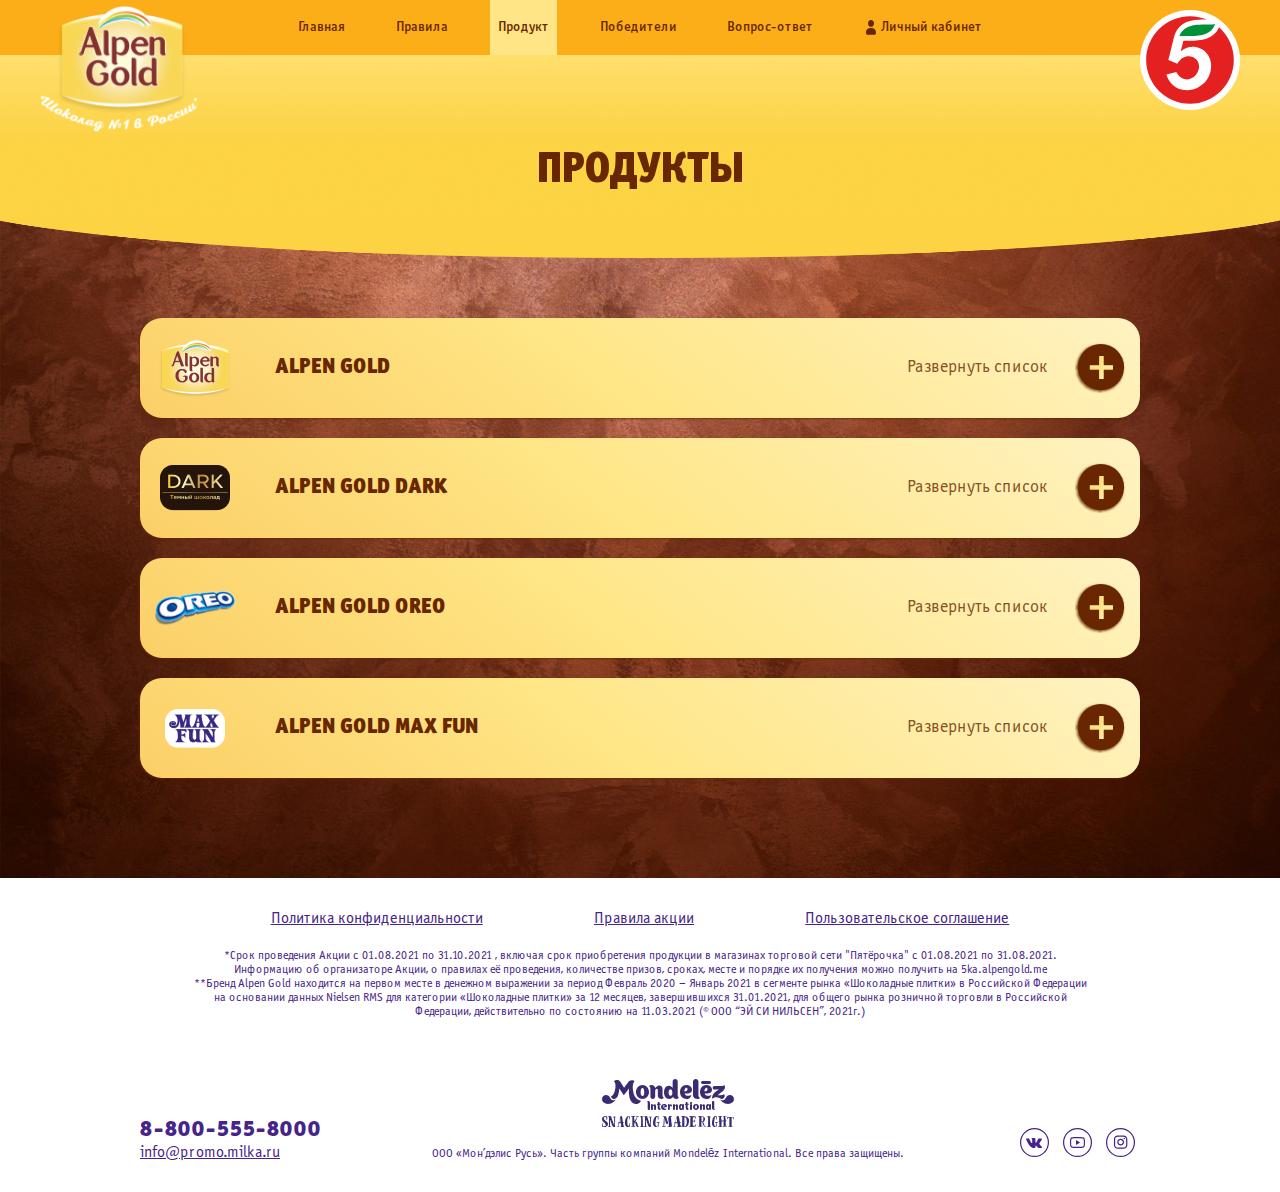
<file: product.html>
<!DOCTYPE html>
<html lang="en">
<head>
	<meta charset="UTF-8">
	<title>Alpengold 5ka</title>
	<meta http-equiv="X-UA-Compatible" content="IE=edge">
    <meta name="viewport" content="width=device-width, initial-scale=1.0, maximum-scale=1.0, minimum-scale=1.0, user-scalable=no">
    <meta name="format-detection" content="telephone=no">
    <link rel="icon" href="favicon.ico">
	<link rel="stylesheet" href="fonts/stylesheet.css">
	<link rel="stylesheet" href="libs/select2/select2.min.css">
	<link rel="stylesheet" href="libs/scrollbar/jquery.scrollbar.css">
	<link rel="stylesheet" href="css/styles.css">
	<!--[if lte IE 9]>
    <script src="http://phpbbex.com/oldies/oldies.js" charset="utf-8"></script>
    <script src="https://oss.maxcdn.com/html5shiv/3.7.3/html5shiv.min.js"></script>
    <script src="https://oss.maxcdn.com/respond/1.4.2/respond.min.js"></script>
    <![endif]-->
</head>
<body>
	<div class="wrapper">
		<div class="content">
			<header>
				<div class="menu">
					<a href="index.html" class="logo">
						<img src="img/logo.png" alt="">
					</a>
					<a href="#!" class="burger"></a>
					<nav class="menu-links">
						<a href="index.html" class="menu-link">Главная</a>
						<a href="#!" class="menu-link" target="_blank">Правила</a>
						<a href="product.html" class="menu-link active">Продукт</a>
						<a href="winners.html" class="menu-link">Победители</a>
						<a href="faq.html" class="menu-link">Вопрос-ответ</a>
						<a href="lk.html" class="menu-link login-link pop-op" data-popup="auth">Личный кабинет</a>
					</nav>
					<div class="ex"></div>
				</div>
			</header>
			<div class="inner-page-top">
				<div class="container">
					<div class="title">Продукты</div>
				</div>
			</div>
			<section class="inner-page product-page">
				<div class="container">
					<div class="products-wrap accordion-wrap">
						<div class="products-group">
							<div class="products-title accordion-title">
								<div class="products-logo">
									<img srcset="img/products/alpengold.png 1x, img/products/alpengold@2x.png 2x" alt="">
								</div>
								<span>Alpen Gold</span>
							</div>
							<div class="products-list-wrap">
								<div class="products-list">
									<div class="products-item">
										<div class="products-item-img x3">
											<img src="img/products/alpengold/1.png" alt="">
										</div>
										<div class="products-item-name">Пинокалада в белом шоколаде <span>85 г</span></div>
									</div>
									<div class="products-item">
										<div class="products-item-img">
											<img src="img/products/alpengold/2.png" alt="">
										</div>
										<div class="products-item-name">Шоколад молочный <span>85 г</span></div>
									</div>
									<div class="products-item">
										<div class="products-item-img">
											<img src="img/products/alpengold/3.png" alt="">
										</div>
										<div class="products-item-name">Шоколад молочный <br>с дробленым фундуком <span>85 г</span></div>
									</div>
									<div class="products-item">
										<div class="products-item-img">
											<img src="img/products/alpengold/4.png" alt="">
										</div>
										<div class="products-item-name">Белый с миндаль-кокос <span>85 г</span></div>
									</div>
									<div class="products-item">
										<div class="products-item-img">
											<img src="img/products/alpengold/5.png" alt="">
										</div>
										<div class="products-item-name">Инжир, кокос, крекер <span>85 г</span></div>
									</div>
									<div class="products-item">
										<div class="products-item-img">
											<img src="img/products/alpengold/6.png" alt="">
										</div>
										<div class="products-item-name">Клубника-йогурт <span>85 г</span></div>
									</div>
									<div class="products-item">
										<div class="products-item-img">
											<img src="img/products/alpengold/7.png" alt="">
										</div>
										<div class="products-item-name">Малина-йогурт <span>85 г</span></div>
									</div>
									<div class="products-item">
										<div class="products-item-img">
											<img src="img/products/alpengold/8.png" alt="">
										</div>
										<div class="products-item-name">Фундук-изюм <span>85 г</span></div>
									</div>
									<div class="products-item">
										<div class="products-item-img">
											<img src="img/products/alpengold/9.png" alt="">
										</div>
										<div class="products-item-name">Чернично-йогуртовая начинка <span>85 г</span></div>
									</div>
								</div>
							</div>
						</div>
						<div class="products-group">
							<div class="products-title accordion-title">
								<div class="products-logo">
									<img srcset="img/products/dark.png 1x, img/products/dark@2x.png 2x" alt="">
								</div>
								<span>Alpen Gold Dark</span>
							</div>
							<div class="products-list-wrap">
								<div class="products-list">
									<div class="products-item">
										<div class="products-item-img x3">
											<img src="img/products/dark/1.png" alt="">
										</div>
										<div class="products-item-name">Шоколад <br>горький <span>80 г</span></div>
									</div>
									<div class="products-item">
										<div class="products-item-img x3">
											<img src="img/products/dark/2.png" alt="">
										</div>
										<div class="products-item-name">Шоколад тёмный с миндалём и изюмом <span>80 г</span></div>
									</div>
									<div class="products-item">
										<div class="products-item-img x3">
											<img src="img/products/dark/3.png" alt="">
										</div>
										<div class="products-item-name">Шоколад тёмный с фундуком <span>80 г</span></div>
									</div>
									<div class="products-item">
										<div class="products-item-img x3">
											<img src="img/products/dark/4.png" alt="">
										</div>
										<div class="products-item-name">Шоколад тёмный <span>80 г</span></div>
									</div>
									<div class="products-item">
										<div class="products-item-img x3">
											<img src="img/products/dark/6.png" alt="">
										</div>
										<div class="products-item-name">Шоколад тёмный <br>"Пикантная вишня" <span>80 г</span></div>
									</div>
									<div class="products-item desktop-visible"></div>
									<div class="products-item desktop-visible"></div>
								</div>
							</div>
						</div>
						<div class="products-group">
							<div class="products-title accordion-title">
								<div class="products-logo">
									<img srcset="img/products/oreo.png 1x, img/products/oreo@2x.png 2x" alt="">
								</div>
								<span>Alpen Gold Oreo</span>
							</div>
							<div class="products-list-wrap">
								<div class="products-list">
									<div class="products-item">
										<div class="products-item-img x3">
											<img src="img/products/oreo/1.png" alt="">
										</div>
										<div class="products-item-name">Шоколад молочный Oreo <br>классический чизкейк <span>95 г</span></div>
									</div>
									<div class="products-item">
										<div class="products-item-img x3">
											<img src="img/products/oreo/2.png" alt="">
										</div>
										<div class="products-item-name">Шоколад молочный <br>Oreo <span>95 г</span></div>
									</div>
									<div class="products-item">
										<div class="products-item-img x3">
											<img src="img/products/oreo/3.png" alt="">
										</div>
										<div class="products-item-name">Шоколад молочный Oreo с начинкой <br>со вкусом арахисовой пасты <br>и кусочками печенья <span>95 г</span></div>
									</div>
									<div class="products-item desktop-visible"></div>
								</div>
							</div>
						</div>
						<div class="products-group">
							<div class="products-title accordion-title">
								<div class="products-logo">
									<img srcset="img/products/maxfun.png 1x, img/products/maxfun@2x.png 2x" alt="">
								</div>
								<span>Alpen Gold Max Fun</span>
							</div>
							<div class="products-list-wrap">
								<div class="products-list">
									<div class="products-item">
										<div class="products-item-img">
											<img src="img/products/maxfun/1.png" alt="">
										</div>
										<div class="products-item-name">Шоколад молочный со взрывной карамелью, мармеладом <br>и печеньем <span>150 г</span></div>
									</div>
									<div class="products-item">
										<div class="products-item-img">
											<img src="img/products/maxfun/2.png" alt="">
										</div>
										<div class="products-item-name">Шоколад молочный с мармеладом со вкусом колы, попкорном и взрывной карамелью <span>150 г</span></div>
									</div>
									<div class="products-item">
										<div class="products-item-img">
											<img src="img/products/maxfun/3.png" alt="">
										</div>
										<div class="products-item-name">Шоколад молочный <br>"Ягодный микс" <span>150 г</span></div>
									</div>
									<div class="products-item">
										<div class="products-item-img">
											<img src="img/products/maxfun/4.png" alt="">
										</div>
										<div class="products-item-name">Шоколад молочный <br>"Тропический микс" <span>150 г</span></div>
									</div>
								</div>
							</div>
						</div>
					</div>
				</div>
			</section>
		</div>
		<footer>
			<div class="container">
				<div class="footer-links">
					<a href="#!" class="link" target="_blank">Политика конфиденциальности</a>
					<a href="#!" class="link" target="_blank">Правила акции</a>
					<a href="#!" class="link" target="_blank">Пользовательское соглашение</a>
				</div>
				<div class="footer-text">
					*Срок проведения Акции с 01.08.2021 по 31.10.2021 , включая срок приобретения продукции в магазинах торговой сети "Пятёрочка" с 01.08.2021 по 31.08.2021. Информацию об организаторе Акции, о правилах её проведения, количестве призов, сроках, месте и порядке их получения можно получить на 5ka.alpengold.me <br>
					**Бренд Alpen Gold находится на первом месте в денежном выражении за период Февраль 2020 – Январь 2021 в сегменте рынка «Шоколадные плитки» в Российской Федерации на основании данных Nielsen RMS для категории «Шоколадные плитки» за 12 месяцев, завершившихся 31.01.2021, для общего рынка розничной торговли в Российской Федерации, действительно по состоянию на 11.03.2021 (© ООО “ЭЙ СИ  НИЛЬСЕН”, 2021г.)
				</div>
				<div class="footer-wrapper">
					<div class="footer-contacts">
						<a href="tel:8-800-555-8000" class="footer-phone invert-link">8-800-555-8000</a>
						<a href="mailto:info@promo.milka.ru" class="footer-mail link">info@promo.milka.ru</a>
					</div>
					<div class="footer-copyright">
						<div class="mndlz">
							<img src="img/mndlz.svg" alt="">
						</div>
						<div class="copyright">ООО «Мон’дэлис Русь». Часть группы компаний Mondelēz International. Все права защищены.</div>
					</div>
					<div class="footer-socials">
						<a href="#!" target="_blank">
							<img src="img/vk.svg" alt="">
						</a>
						<a href="#!" target="_blank">
							<img src="img/yt.svg" alt="">
						</a>
						<a href="#!" target="_blank">
							<img src="img/inst.svg" alt="">
						</a>
					</div>
				</div>
			</div>
		</footer>
	</div>
	<div class="popups">
		<div id="auth" class="popup">
			<div class="popup__wrap">
				<div class="decor-popup desktop-visible"></div>
				<a href="#!" class="close-popup js-close-popup">
					<svg width="21" height="20" viewBox="0 0 21 20" fill="none" xmlns="http://www.w3.org/2000/svg">
						<path d="M18.0078 2L2.00781 18" stroke="#682700" stroke-width="4" stroke-linecap="round" stroke-linejoin="round" />
    					<path d="M2.00781 2L18.0078 18" stroke="#682700" stroke-width="4" stroke-linecap="round" stroke-linejoin="round" />
					</svg>
				</a>
                <div class="popup__inner">
                    <div class="popup__title">Вход</div>
                    <div class="popup__error"></div>
                    <form class="popup-form">
                    	<div class="input-field">
                    		<input type="text" name="phone" class="phone-mask" placeholder="Телефон" required>
                    	</div>
                    	<div class="input-field mb30">
                    		<input type="password" name="password" class="pwd-input" placeholder="Пароль" required>
                    		<a href="#!" class="link restore-link pop-op" data-popup="restore-password">Забыли пароль?</a>
                    	</div>
                    	<div class="btn-wrapper">
							<button class="btn popup-btn">Войти</button>
						</div>
                    </form>
                    <div class="reg-text">
                    	Если вы впервые <br>на сайте, то вам необходимо
                    	<a href="#!" class="link popup-link pop-op" data-popup="reg">Зарегистрироваться</a>
                    </div>
                </div>
            </div>
		</div>
		<div id="reg" class="popup">
			<div class="popup__wrap">
				<div class="decor-popup desktop-visible"></div>
				<a href="#!" class="close-popup js-close-popup">
					<svg width="21" height="20" viewBox="0 0 21 20" fill="none" xmlns="http://www.w3.org/2000/svg">
						<path d="M18.0078 2L2.00781 18" stroke="#682700" stroke-width="4" stroke-linecap="round" stroke-linejoin="round" />
    					<path d="M2.00781 2L18.0078 18" stroke="#682700" stroke-width="4" stroke-linecap="round" stroke-linejoin="round" />
					</svg>
				</a>
                <div class="popup__inner">
                    <div class="popup__title">Регистрация</div>
                    <div class="popup__error"></div>
                    <form class="popup-form">
                    	<div class="input-field">
                    		<input type="text" name="fio" placeholder="Фамилия" required>
                    	</div>
                    	<div class="input-field">
                    		<input type="text" name="fio" placeholder="Имя" required>
                    	</div>
                    	<div class="input-field mb30">
                    		<input type="text" name="fio" placeholder="Отчество" required>
                    	</div>
                    	<div class="input-field">
                    		<input type="text" name="phone" class="phone-mask" placeholder="Телефон" required>                    		
                    	</div>
                    	<div class="input-field">
                    		<input type="text" name="email" placeholder="E-mail" required>                    		
                    	</div>
                    	<!-- <div class="popup__desc">Введите символы с картинки</div>
                    	<div class="captcha-wrap mb20">
                    		<div class="popup__error"></div>
                    		<div class="captcha-field">
                    			<img src="img/captcha.png" alt="" style="mix-blend-mode: multiply;">
                    			<a href="#!" class="reload-captcha"></a>
                    		</div>
                    		<div class="input-field">
	                    		<input type="text" name="captcha" required>
	                    	</div>
                    	</div> -->
                    	<div class="checkbox-wrapper">
							<div class="input-field checkbox-field">
	                            <label for="check-rules" class="checkbox">
	                                <input id="check-rules" name="check-rules" type="checkbox" required>
	                                <span class="checkmark"></span>
	                                <span class="checkbox-text">Я согласен с <a href="#!" class="rules-link link" target="_blank">Правилами акции</a></span>
	                            </label> 
	                        </div>
	                        <div class="input-field checkbox-field">
	                            <label for="check-data" class="checkbox">
	                                <input id="check-data" name="check-data" type="checkbox" required>
	                                <span class="checkmark"></span>
	                                <span class="checkbox-text">Я согласен на обработку моих <a href="#!" class="rules-link link" target="_blank">персональных данных</a></span>
	                            </label> 
	                        </div>
	                        <div class="input-field checkbox-field">
	                            <label for="check-mndlz" class="checkbox">
	                                <input id="check-mndlz" name="check-mndlz" type="checkbox" required>
	                                <span class="checkmark"></span>
	                                <span class="checkbox-text">Я согласен получать рассылки по акциям Mondelez</span>
	                            </label> 
	                        </div>
						</div>
						<div class="btn-wrapper">
							<!-- <button class="btn"><span>Войти</span></button> -->
							<a href="#!" class="btn popup-btn pop-op" data-popup="reg-call">Отправить</a>
						</div>
                    </form>
                </div>
            </div>
		</div>
		<div id="reg-call" class="popup">
			<div class="popup__wrap">
				<div class="decor-popup desktop-visible"></div>
				<a href="#!" class="close-popup js-close-popup">
					<svg width="21" height="20" viewBox="0 0 21 20" fill="none" xmlns="http://www.w3.org/2000/svg">
						<path d="M18.0078 2L2.00781 18" stroke="#682700" stroke-width="4" stroke-linecap="round" stroke-linejoin="round" />
    					<path d="M2.00781 2L18.0078 18" stroke="#682700" stroke-width="4" stroke-linecap="round" stroke-linejoin="round" />
					</svg>
				</a>
                <div class="popup__inner">
                    <div class="popup__title">Подтверждение <br>номера</div>
                    <div class="popup__error"></div>
                    <div class="popup__desc">Введите последние 4 цифры номера, с которого был звонок на номер: <br>+7 999 999 99 99</div>
                    <form class="popup-form">
                    	<div class="call-wrapper">
                    		<div class="input-field">
	                    		<input type="text" name="num1" maxlength="1" required>
	                    	</div>
	                    	<div class="input-field">
	                    		<input type="text" name="num2" maxlength="1" required>
	                    	</div>
	                    	<div class="input-field">
	                    		<input type="text" name="num3" maxlength="1" required>
	                    	</div>
	                    	<div class="input-field">
	                    		<input type="text" name="num4" maxlength="1" required>
	                    	</div>
                    	</div>
                    	<div class="call-link-wrapper">
                    		<a href="#!" class="call-link link">Сделать звонок повторно</a>
                    		<span class="clock-text" style="display: none;">Сделать звонок повторно через <span class="clock"></span></span>
                    	</div>
                    	<div class="btn-wrapper">
							<!-- <button class="btn popup-btn">Отправить</button> -->
							<a href="#!" class="btn popup-btn pop-op" data-popup="reg-password">Отправить</a>
						</div>
                    </form>
                </div>
            </div>
		</div>
		<div id="reg-password" class="popup">
			<div class="popup__wrap">
				<div class="decor-popup desktop-visible"></div>
				<a href="#!" class="close-popup js-close-popup">
					<svg width="21" height="20" viewBox="0 0 21 20" fill="none" xmlns="http://www.w3.org/2000/svg">
						<path d="M18.0078 2L2.00781 18" stroke="#682700" stroke-width="4" stroke-linecap="round" stroke-linejoin="round" />
    					<path d="M2.00781 2L18.0078 18" stroke="#682700" stroke-width="4" stroke-linecap="round" stroke-linejoin="round" />
					</svg>
				</a>
                <div class="popup__inner">
                    <div class="popup__title">Установка пароля</div>
                    <div class="popup__error"></div>
                    <form class="popup-form">
                    	<div class="input-field">
                    		<input type="password" name="password1" placeholder="Пароль" required>
                    	</div>
                    	<div class="input-field mb30">
                    		<input type="password" name="password2" placeholder="Подтвердите пароль" required>
                    	</div>
                    	<div class="btn-wrapper">
							<!-- <button class="btn popup-btn">Установить</button> -->
							<a href="#!" class="btn popup-btn pop-op" data-popup="reg-password-success">Установить</a>
						</div>
                    </form>
                </div>
            </div>
		</div>
		<div id="reg-password-success" class="popup">
			<div class="popup__wrap">
				<div class="decor-popup desktop-visible"></div>
				<a href="#!" class="close-popup js-close-popup">
					<svg width="21" height="20" viewBox="0 0 21 20" fill="none" xmlns="http://www.w3.org/2000/svg">
						<path d="M18.0078 2L2.00781 18" stroke="#682700" stroke-width="4" stroke-linecap="round" stroke-linejoin="round" />
    					<path d="M2.00781 2L18.0078 18" stroke="#682700" stroke-width="4" stroke-linecap="round" stroke-linejoin="round" />
					</svg>
				</a>
                <div class="popup__inner">
                    <div class="popup__title">Установка пароля</div>
                    <div class="popup__desc">Новый пароль успешно установлен</div>
                    <div class="btn-wrapper">
						<a href="#!" class="btn popup-btn pop-op" data-popup="auth">Войти</a>
					</div>
                </div>
            </div>
		</div>
		<div id="reg-success" class="popup">
			<div class="popup__wrap">
				<div class="decor-popup desktop-visible"></div>
				<a href="#!" class="close-popup js-close-popup">
					<svg width="21" height="20" viewBox="0 0 21 20" fill="none" xmlns="http://www.w3.org/2000/svg">
						<path d="M18.0078 2L2.00781 18" stroke="#682700" stroke-width="4" stroke-linecap="round" stroke-linejoin="round" />
    					<path d="M2.00781 2L18.0078 18" stroke="#682700" stroke-width="4" stroke-linecap="round" stroke-linejoin="round" />
					</svg>
				</a>
                <div class="popup__inner">
                	<div class="popup__title">Регистрация пройдена</div>
                    <div class="popup__desc">Пароль для входа на сайт отправлен на номер телефона, указанный при регистрации.</div>
                    <div class="btn-wrapper">
						<a href="#!" class="btn popup-btn pop-op" data-popup="auth">Войти</a>
					</div>
                </div>
            </div>
		</div>
		<div id="restore-password" class="popup">
			<div class="popup__wrap">
				<div class="decor-popup desktop-visible"></div>
				<a href="#!" class="close-popup js-close-popup">
					<svg width="21" height="20" viewBox="0 0 21 20" fill="none" xmlns="http://www.w3.org/2000/svg">
						<path d="M18.0078 2L2.00781 18" stroke="#682700" stroke-width="4" stroke-linecap="round" stroke-linejoin="round" />
    					<path d="M2.00781 2L18.0078 18" stroke="#682700" stroke-width="4" stroke-linecap="round" stroke-linejoin="round" />
					</svg>
				</a>
                <div class="popup__inner">
                    <div class="popup__title">Сброс пароля</div>
                    <form class="popup-form">
                    	<div class="popup__desc before-send">Введите свой телефон для восстановления пароля<br><br>Мы отправим смс с паролем</div>
                    	<div class="popup__desc after-send" style="display: none;">Пароль был отправлен в смс-сообщении</div>
                    	<div class="input-field">
                    		<input type="text" name="phone" class="phone-mask" placeholder="Телефон" required>
                    	</div>
                    	<div class="input-field mb30">
							<span class="clock-text" style="display: none;">Можно отправить повторно через <span class="clock"></span></span>
                    	</div>
                    	<div class="btn-wrapper">
							<button class="btn popup-btn">Отправить</button>
						</div>
                    </form>
                </div>
            </div>
		</div>
		<div id="check-upload" class="popup">
			<div class="popup__wrap">
				<div class="decor-popup desktop-visible"></div>
				<a href="#!" class="close-popup js-close-popup">
					<svg width="21" height="20" viewBox="0 0 21 20" fill="none" xmlns="http://www.w3.org/2000/svg">
						<path d="M18.0078 2L2.00781 18" stroke="#682700" stroke-width="4" stroke-linecap="round" stroke-linejoin="round" />
    					<path d="M2.00781 2L18.0078 18" stroke="#682700" stroke-width="4" stroke-linecap="round" stroke-linejoin="round" />
					</svg>
				</a>
                <div class="popup__inner">
                    <div class="popup__title">Загрузка чека</div>
                    <div class="iframe-wrap">
                        <!-- <iframe src="https://checkservice.emg.ru/Upload?id=630b7ffa-2815-4c9b-96f8-b485c73a1ed9&participantId=1&hash=1958d3842a1595b11ec2c7ed5e9e6305" class="iframe" frameborder="0"></iframe> -->
                    </div>
                </div>
            </div>
		</div>
		<div id="check-rejected" class="popup">
			<div class="popup__wrap">
				<div class="decor-popup desktop-visible"></div>
				<a href="#!" class="close-popup js-close-popup">
					<svg width="21" height="20" viewBox="0 0 21 20" fill="none" xmlns="http://www.w3.org/2000/svg">
						<path d="M18.0078 2L2.00781 18" stroke="#682700" stroke-width="4" stroke-linecap="round" stroke-linejoin="round" />
    					<path d="M2.00781 2L18.0078 18" stroke="#682700" stroke-width="4" stroke-linecap="round" stroke-linejoin="round" />
					</svg>
				</a>
                <div class="popup__inner">
                	<div class="popup__title">Чек отклонен</div>
                    <div class="popup__desc">Такой чек уже был загружен ранее. Попробуйте загрузить другой чек.</div>
                    <div class="btn-wrapper">
						<a href="#!" class="btn popup-btn js-close-popup">Понятно</a>
					</div>
                </div>
            </div>
		</div>
	</div>

	<script src="libs/jquery-3.5.1.min.js"></script>
	<script src="libs/select2/select2.min.js"></script>
	<script src="libs/jquery.validate.min.js"></script>
	<script src="libs/scrollbar/jquery.scrollbar.min.js"></script>
	<script src="libs/jquery.inputmask.min.js"></script>
	<script src="libs/jquery.countdown.min.js"></script>
	<script src="libs/slick.min.js"></script>
	<script src="js/scripts.js"></script>
</body>
</html>
</file>
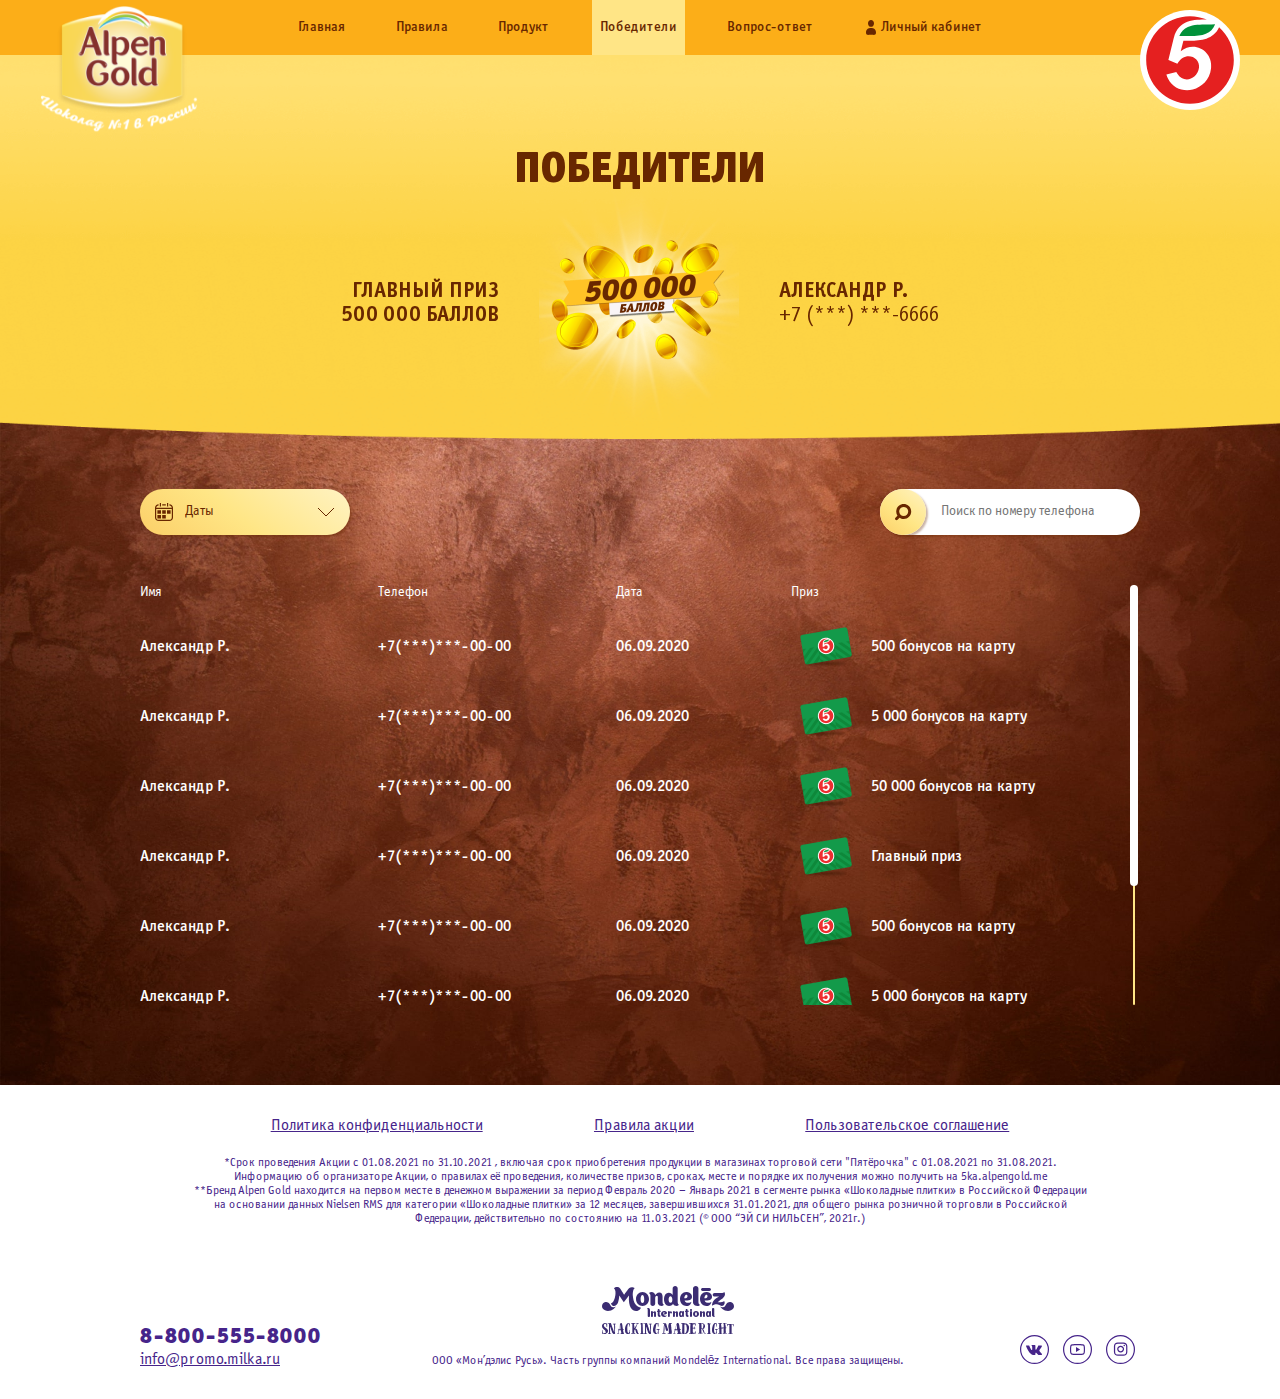
<file: winners.html>
<!DOCTYPE html>
<html lang="en">
<head>
	<meta charset="UTF-8">
	<title>Alpengold 5ka</title>
	<meta http-equiv="X-UA-Compatible" content="IE=edge">
    <meta name="viewport" content="width=device-width, initial-scale=1.0, maximum-scale=1.0, minimum-scale=1.0, user-scalable=no">
    <meta name="format-detection" content="telephone=no">
    <link rel="icon" href="favicon.ico">
	<link rel="stylesheet" href="fonts/stylesheet.css">
	<link rel="stylesheet" href="libs/select2/select2.min.css">
	<link rel="stylesheet" href="libs/scrollbar/jquery.scrollbar.css">
	<link rel="stylesheet" href="css/styles.css">
	<!--[if lte IE 9]>
    <script src="http://phpbbex.com/oldies/oldies.js" charset="utf-8"></script>
    <script src="https://oss.maxcdn.com/html5shiv/3.7.3/html5shiv.min.js"></script>
    <script src="https://oss.maxcdn.com/respond/1.4.2/respond.min.js"></script>
    <![endif]-->
</head>
<body>
	<div class="wrapper">
		<div class="content">
			<header>
				<div class="menu">
					<a href="index.html" class="logo">
						<img src="img/logo.png" alt="">
					</a>
					<a href="#!" class="burger"></a>
					<nav class="menu-links">
						<a href="index.html" class="menu-link">Главная</a>
						<a href="#!" class="menu-link" target="_blank">Правила</a>
						<a href="product.html" class="menu-link">Продукт</a>
						<a href="winners.html" class="menu-link active">Победители</a>
						<a href="faq.html" class="menu-link">Вопрос-ответ</a>
						<a href="lk.html" class="menu-link login-link pop-op" data-popup="auth">Личный кабинет</a>
					</nav>
					<div class="ex"></div>
				</div>
			</header>
			<div class="inner-page-top winner-page-top">
				<div class="container">
					<div class="title">Победители</div>
					<div class="winner-500000">
						<div class="winner-500000-title">Главный приз <br class="desktop-visible">500 000 баллов</div>
						<div class="winner-500000-img">
							<img src="img/winner-500000.png" alt="">
						</div>
						<div class="winner-500000-name">
							Александр Р. <br>
							<span>+7 (***) ***-6666</span>
						</div>
					</div>
				</div>
			</div>
			<section class="inner-page winners-page">
				<div class="container">
					<div class="filters">
						<div class="date-filter">
							<div class="select">
								<select name="monthly" data-placeholder="Даты">
									<option value=""></option>
									<option value="1">15.10.21 - 20.10.21</option>
									<option value="2">16.10.21 - 21.10.21</option>
									<option value="3">17.10.21 - 22.10.21</option>
									<option value="4">18.10.21 - 23.10.21</option>
								</select>
							</div>
						</div>
						<form class="input-field phone-filter">
                    		<input type="text" name="phone" class="phone-mask" placeholder="Поиск по номеру телефона">
                    		<button class="search"></button>
                    	</form>
					</div>
					<div class="winners">
						<div class="table-wrapper winners-table">
							<table>
								<thead>
									<tr>
										<th class="desktop-visible">Имя</th>
										<th class="desktop-visible">Телефон</th>
										<th class="desktop-visible">Дата</th>
										<th class="mobile-visible">Участник</th>
										<th>Приз</th>
									</tr>
								</thead>
								<tbody>
									<tr>
										<td class="desktop-visible">Александр Р.</td>
										<td class="desktop-visible">+7(***)***-00-00</td>
										<td class="desktop-visible">06.09.2020</td>
										<td class="mobile-visible">
											<div class="winners-name">Александр Р.</div>
											+7(***)***-00-00 <br>
											06.09.2020
										</td>
										<td class="prize-td">
											<div class="winners-prize">
												<img src="img/prizes/icon.png" alt="500 бонусов на карту" title="500 бонусов на карту">
											</div>
											<div class="winners-prize-info">
												<div class="winners-prize-title">500 бонусов на карту</div>
											</div>
										</td>
									</tr>
									<tr>
										<td class="desktop-visible">Александр Р.</td>
										<td class="desktop-visible">+7(***)***-00-00</td>
										<td class="desktop-visible">06.09.2020</td>
										<td class="mobile-visible">
											<div class="winners-name">Александр Р.</div>
											+7(***)***-00-00 <br>
											06.09.2020
										</td>
										<td class="prize-td">
											<div class="winners-prize">
												<img src="img/prizes/icon.png" alt="5 000 бонусов на карту" title="5 000 бонусов на карту">
											</div>
											<div class="winners-prize-info">
												<div class="winners-prize-title">5 000 бонусов на карту</div>
											</div>
										</td>
									</tr>
									<tr>
										<td class="desktop-visible">Александр Р.</td>
										<td class="desktop-visible">+7(***)***-00-00</td>
										<td class="desktop-visible">06.09.2020</td>
										<td class="mobile-visible">
											<div class="winners-name">Александр Р.</div>
											+7(***)***-00-00 <br>
											06.09.2020
										</td>
										<td class="prize-td">
											<div class="winners-prize">
												<img src="img/prizes/icon.png" alt="50 000 бонусов на карту" title="50 000 бонусов на карту">
											</div>
											<div class="winners-prize-info">
												<div class="winners-prize-title">50 000 бонусов на карту</div>
											</div>
										</td>
									</tr>
									<tr>
										<td class="desktop-visible">Александр Р.</td>
										<td class="desktop-visible">+7(***)***-00-00</td>
										<td class="desktop-visible">06.09.2020</td>
										<td class="mobile-visible">
											<div class="winners-name">Александр Р.</div>
											+7(***)***-00-00 <br>
											06.09.2020
										</td>
										<td class="prize-td">
											<div class="winners-prize">
												<img src="img/prizes/icon.png" alt="500 000 бонусов на карту" title="500 000 бонусов на карту">
											</div>
											<div class="winners-prize-info">
												<div class="winners-prize-title">Главный приз</div>
											</div>
										</td>
									</tr>
									<tr>
										<td class="desktop-visible">Александр Р.</td>
										<td class="desktop-visible">+7(***)***-00-00</td>
										<td class="desktop-visible">06.09.2020</td>
										<td class="mobile-visible">
											<div class="winners-name">Александр Р.</div>
											+7(***)***-00-00 <br>
											06.09.2020
										</td>
										<td class="prize-td">
											<div class="winners-prize">
												<img src="img/prizes/icon.png" alt="500 бонусов на карту" title="500 бонусов на карту">
											</div>
											<div class="winners-prize-info">
												<div class="winners-prize-title">500 бонусов на карту</div>
											</div>
										</td>
									</tr>
									<tr>
										<td class="desktop-visible">Александр Р.</td>
										<td class="desktop-visible">+7(***)***-00-00</td>
										<td class="desktop-visible">06.09.2020</td>
										<td class="mobile-visible">
											<div class="winners-name">Александр Р.</div>
											+7(***)***-00-00 <br>
											06.09.2020
										</td>
										<td class="prize-td">
											<div class="winners-prize">
												<img src="img/prizes/icon.png" alt="5 000 бонусов на карту" title="5 000 бонусов на карту">
											</div>
											<div class="winners-prize-info">
												<div class="winners-prize-title">5 000 бонусов на карту</div>
											</div>
										</td>
									</tr>
									<tr>
										<td class="desktop-visible">Александр Р.</td>
										<td class="desktop-visible">+7(***)***-00-00</td>
										<td class="desktop-visible">06.09.2020</td>
										<td class="mobile-visible">
											<div class="winners-name">Александр Р.</div>
											+7(***)***-00-00 <br>
											06.09.2020
										</td>
										<td class="prize-td">
											<div class="winners-prize">
												<img src="img/prizes/icon.png" alt="50 000 бонусов на карту" title="50 000 бонусов на карту">
											</div>
											<div class="winners-prize-info">
												<div class="winners-prize-title">50 000 бонусов на карту</div>
											</div>
										</td>
									</tr>
									<tr>
										<td class="desktop-visible">Александр Р.</td>
										<td class="desktop-visible">+7(***)***-00-00</td>
										<td class="desktop-visible">06.09.2020</td>
										<td class="mobile-visible">
											<div class="winners-name">Александр Р.</div>
											+7(***)***-00-00 <br>
											06.09.2020
										</td>
										<td class="prize-td">
											<div class="winners-prize">
												<img src="img/prizes/icon.png" alt="500 000 бонусов на карту" title="500 000 бонусов на карту">
											</div>
											<div class="winners-prize-info">
												<div class="winners-prize-title">Главный приз</div>
											</div>
										</td>
									</tr>
								</tbody>
							</table>
						</div>
					</div>
				</div>
			</section>
		</div>
		<footer>
			<div class="container">
				<div class="footer-links">
					<a href="#!" class="link" target="_blank">Политика конфиденциальности</a>
					<a href="#!" class="link" target="_blank">Правила акции</a>
					<a href="#!" class="link" target="_blank">Пользовательское соглашение</a>
				</div>
				<div class="footer-text">
					*Срок проведения Акции с 01.08.2021 по 31.10.2021 , включая срок приобретения продукции в магазинах торговой сети "Пятёрочка" с 01.08.2021 по 31.08.2021. Информацию об организаторе Акции, о правилах её проведения, количестве призов, сроках, месте и порядке их получения можно получить на 5ka.alpengold.me <br>
					**Бренд Alpen Gold находится на первом месте в денежном выражении за период Февраль 2020 – Январь 2021 в сегменте рынка «Шоколадные плитки» в Российской Федерации на основании данных Nielsen RMS для категории «Шоколадные плитки» за 12 месяцев, завершившихся 31.01.2021, для общего рынка розничной торговли в Российской Федерации, действительно по состоянию на 11.03.2021 (© ООО “ЭЙ СИ  НИЛЬСЕН”, 2021г.)  
				</div>
				<div class="footer-wrapper">
					<div class="footer-contacts">
						<a href="tel:8-800-555-8000" class="footer-phone invert-link">8-800-555-8000</a>
						<a href="mailto:info@promo.milka.ru" class="footer-mail link">info@promo.milka.ru</a>
					</div>
					<div class="footer-copyright">
						<div class="mndlz">
							<img src="img/mndlz.svg" alt="">
						</div>
						<div class="copyright">ООО «Мон’дэлис Русь». Часть группы компаний Mondelēz International. Все права защищены.</div>
					</div>
					<div class="footer-socials">
						<a href="#!" target="_blank">
							<img src="img/vk.svg" alt="">
						</a>
						<a href="#!" target="_blank">
							<img src="img/yt.svg" alt="">
						</a>
						<a href="#!" target="_blank">
							<img src="img/inst.svg" alt="">
						</a>
					</div>
				</div>
			</div>
		</footer>
	</div>
	<div class="popups">
		<div id="auth" class="popup">
			<div class="popup__wrap">
				<div class="decor-popup desktop-visible"></div>
				<a href="#!" class="close-popup js-close-popup">
					<svg width="21" height="20" viewBox="0 0 21 20" fill="none" xmlns="http://www.w3.org/2000/svg">
						<path d="M18.0078 2L2.00781 18" stroke="#682700" stroke-width="4" stroke-linecap="round" stroke-linejoin="round" />
    					<path d="M2.00781 2L18.0078 18" stroke="#682700" stroke-width="4" stroke-linecap="round" stroke-linejoin="round" />
					</svg>
				</a>
                <div class="popup__inner">
                    <div class="popup__title">Вход</div>
                    <div class="popup__error"></div>
                    <form class="popup-form">
                    	<div class="input-field">
                    		<input type="text" name="phone" class="phone-mask" placeholder="Телефон" required>
                    	</div>
                    	<div class="input-field mb30">
                    		<input type="password" name="password" class="pwd-input" placeholder="Пароль" required>
                    		<a href="#!" class="link restore-link pop-op" data-popup="restore-password">Забыли пароль?</a>
                    	</div>
                    	<div class="btn-wrapper">
							<button class="btn popup-btn">Войти</button>
						</div>
                    </form>
                    <div class="reg-text">
                    	Если вы впервые <br>на сайте, то вам необходимо
                    	<a href="#!" class="link popup-link pop-op" data-popup="reg">Зарегистрироваться</a>
                    </div>
                </div>
            </div>
		</div>
		<div id="reg" class="popup">
			<div class="popup__wrap">
				<div class="decor-popup desktop-visible"></div>
				<a href="#!" class="close-popup js-close-popup">
					<svg width="21" height="20" viewBox="0 0 21 20" fill="none" xmlns="http://www.w3.org/2000/svg">
						<path d="M18.0078 2L2.00781 18" stroke="#682700" stroke-width="4" stroke-linecap="round" stroke-linejoin="round" />
    					<path d="M2.00781 2L18.0078 18" stroke="#682700" stroke-width="4" stroke-linecap="round" stroke-linejoin="round" />
					</svg>
				</a>
                <div class="popup__inner">
                    <div class="popup__title">Регистрация</div>
                    <div class="popup__error"></div>
                    <form class="popup-form">
                    	<div class="input-field">
                    		<input type="text" name="fio" placeholder="Фамилия" required>
                    	</div>
                    	<div class="input-field">
                    		<input type="text" name="fio" placeholder="Имя" required>
                    	</div>
                    	<div class="input-field mb30">
                    		<input type="text" name="fio" placeholder="Отчество" required>
                    	</div>
                    	<div class="input-field">
                    		<input type="text" name="phone" class="phone-mask" placeholder="Телефон" required>                    		
                    	</div>
                    	<div class="input-field">
                    		<input type="text" name="email" placeholder="E-mail" required>                    		
                    	</div>
                    	<!-- <div class="popup__desc">Введите символы с картинки</div>
                    	<div class="captcha-wrap mb20">
                    		<div class="popup__error"></div>
                    		<div class="captcha-field">
                    			<img src="img/captcha.png" alt="" style="mix-blend-mode: multiply;">
                    			<a href="#!" class="reload-captcha"></a>
                    		</div>
                    		<div class="input-field">
	                    		<input type="text" name="captcha" required>
	                    	</div>
                    	</div> -->
                    	<div class="checkbox-wrapper">
							<div class="input-field checkbox-field">
	                            <label for="check-rules" class="checkbox">
	                                <input id="check-rules" name="check-rules" type="checkbox" required>
	                                <span class="checkmark"></span>
	                                <span class="checkbox-text">Я согласен с <a href="#!" class="rules-link link" target="_blank">Правилами акции</a></span>
	                            </label> 
	                        </div>
	                        <div class="input-field checkbox-field">
	                            <label for="check-data" class="checkbox">
	                                <input id="check-data" name="check-data" type="checkbox" required>
	                                <span class="checkmark"></span>
	                                <span class="checkbox-text">Я согласен на обработку моих <a href="#!" class="rules-link link" target="_blank">персональных данных</a></span>
	                            </label> 
	                        </div>
	                        <div class="input-field checkbox-field">
	                            <label for="check-mndlz" class="checkbox">
	                                <input id="check-mndlz" name="check-mndlz" type="checkbox" required>
	                                <span class="checkmark"></span>
	                                <span class="checkbox-text">Я согласен получать рассылки по акциям Mondelez</span>
	                            </label> 
	                        </div>
						</div>
						<div class="btn-wrapper">
							<!-- <button class="btn"><span>Войти</span></button> -->
							<a href="#!" class="btn popup-btn pop-op" data-popup="reg-call">Отправить</a>
						</div>
                    </form>
                </div>
            </div>
		</div>
		<div id="reg-call" class="popup">
			<div class="popup__wrap">
				<div class="decor-popup desktop-visible"></div>
				<a href="#!" class="close-popup js-close-popup">
					<svg width="21" height="20" viewBox="0 0 21 20" fill="none" xmlns="http://www.w3.org/2000/svg">
						<path d="M18.0078 2L2.00781 18" stroke="#682700" stroke-width="4" stroke-linecap="round" stroke-linejoin="round" />
    					<path d="M2.00781 2L18.0078 18" stroke="#682700" stroke-width="4" stroke-linecap="round" stroke-linejoin="round" />
					</svg>
				</a>
                <div class="popup__inner">
                    <div class="popup__title">Подтверждение <br>номера</div>
                    <div class="popup__error"></div>
                    <div class="popup__desc">Введите последние 4 цифры номера, с которого был звонок на номер: <br>+7 999 999 99 99</div>
                    <form class="popup-form">
                    	<div class="call-wrapper">
                    		<div class="input-field">
	                    		<input type="text" name="num1" maxlength="1" required>
	                    	</div>
	                    	<div class="input-field">
	                    		<input type="text" name="num2" maxlength="1" required>
	                    	</div>
	                    	<div class="input-field">
	                    		<input type="text" name="num3" maxlength="1" required>
	                    	</div>
	                    	<div class="input-field">
	                    		<input type="text" name="num4" maxlength="1" required>
	                    	</div>
                    	</div>
                    	<div class="call-link-wrapper">
                    		<a href="#!" class="call-link link">Сделать звонок повторно</a>
                    		<span class="clock-text" style="display: none;">Сделать звонок повторно через <span class="clock"></span></span>
                    	</div>
                    	<div class="btn-wrapper">
							<!-- <button class="btn popup-btn">Отправить</button> -->
							<a href="#!" class="btn popup-btn pop-op" data-popup="reg-password">Отправить</a>
						</div>
                    </form>
                </div>
            </div>
		</div>
		<div id="reg-password" class="popup">
			<div class="popup__wrap">
				<div class="decor-popup desktop-visible"></div>
				<a href="#!" class="close-popup js-close-popup">
					<svg width="21" height="20" viewBox="0 0 21 20" fill="none" xmlns="http://www.w3.org/2000/svg">
						<path d="M18.0078 2L2.00781 18" stroke="#682700" stroke-width="4" stroke-linecap="round" stroke-linejoin="round" />
    					<path d="M2.00781 2L18.0078 18" stroke="#682700" stroke-width="4" stroke-linecap="round" stroke-linejoin="round" />
					</svg>
				</a>
                <div class="popup__inner">
                    <div class="popup__title">Установка пароля</div>
                    <div class="popup__error"></div>
                    <form class="popup-form">
                    	<div class="input-field">
                    		<input type="password" name="password1" placeholder="Пароль" required>
                    	</div>
                    	<div class="input-field mb30">
                    		<input type="password" name="password2" placeholder="Подтвердите пароль" required>
                    	</div>
                    	<div class="btn-wrapper">
							<!-- <button class="btn popup-btn">Установить</button> -->
							<a href="#!" class="btn popup-btn pop-op" data-popup="reg-password-success">Установить</a>
						</div>
                    </form>
                </div>
            </div>
		</div>
		<div id="reg-password-success" class="popup">
			<div class="popup__wrap">
				<div class="decor-popup desktop-visible"></div>
				<a href="#!" class="close-popup js-close-popup">
					<svg width="21" height="20" viewBox="0 0 21 20" fill="none" xmlns="http://www.w3.org/2000/svg">
						<path d="M18.0078 2L2.00781 18" stroke="#682700" stroke-width="4" stroke-linecap="round" stroke-linejoin="round" />
    					<path d="M2.00781 2L18.0078 18" stroke="#682700" stroke-width="4" stroke-linecap="round" stroke-linejoin="round" />
					</svg>
				</a>
                <div class="popup__inner">
                    <div class="popup__title">Установка пароля</div>
                    <div class="popup__desc">Новый пароль успешно установлен</div>
                    <div class="btn-wrapper">
						<a href="#!" class="btn popup-btn pop-op" data-popup="auth">Войти</a>
					</div>
                </div>
            </div>
		</div>
		<div id="reg-success" class="popup">
			<div class="popup__wrap">
				<div class="decor-popup desktop-visible"></div>
				<a href="#!" class="close-popup js-close-popup">
					<svg width="21" height="20" viewBox="0 0 21 20" fill="none" xmlns="http://www.w3.org/2000/svg">
						<path d="M18.0078 2L2.00781 18" stroke="#682700" stroke-width="4" stroke-linecap="round" stroke-linejoin="round" />
    					<path d="M2.00781 2L18.0078 18" stroke="#682700" stroke-width="4" stroke-linecap="round" stroke-linejoin="round" />
					</svg>
				</a>
                <div class="popup__inner">
                	<div class="popup__title">Регистрация пройдена</div>
                    <div class="popup__desc">Пароль для входа на сайт отправлен на номер телефона, указанный при регистрации.</div>
                    <div class="btn-wrapper">
						<a href="#!" class="btn popup-btn pop-op" data-popup="auth">Войти</a>
					</div>
                </div>
            </div>
		</div>
		<div id="restore-password" class="popup">
			<div class="popup__wrap">
				<div class="decor-popup desktop-visible"></div>
				<a href="#!" class="close-popup js-close-popup">
					<svg width="21" height="20" viewBox="0 0 21 20" fill="none" xmlns="http://www.w3.org/2000/svg">
						<path d="M18.0078 2L2.00781 18" stroke="#682700" stroke-width="4" stroke-linecap="round" stroke-linejoin="round" />
    					<path d="M2.00781 2L18.0078 18" stroke="#682700" stroke-width="4" stroke-linecap="round" stroke-linejoin="round" />
					</svg>
				</a>
                <div class="popup__inner">
                    <div class="popup__title">Сброс пароля</div>
                    <form class="popup-form">
                    	<div class="popup__desc before-send">Введите свой телефон для восстановления пароля<br><br>Мы отправим смс с паролем</div>
                    	<div class="popup__desc after-send" style="display: none;">Пароль был отправлен в смс-сообщении</div>
                    	<div class="input-field">
                    		<input type="text" name="phone" class="phone-mask" placeholder="Телефон" required>
                    	</div>
                    	<div class="input-field mb30">
							<span class="clock-text" style="display: none;">Можно отправить повторно через <span class="clock"></span></span>
                    	</div>
                    	<div class="btn-wrapper">
							<button class="btn popup-btn">Отправить</button>
						</div>
                    </form>
                </div>
            </div>
		</div>
		<div id="check-upload" class="popup">
			<div class="popup__wrap">
				<div class="decor-popup desktop-visible"></div>
				<a href="#!" class="close-popup js-close-popup">
					<svg width="21" height="20" viewBox="0 0 21 20" fill="none" xmlns="http://www.w3.org/2000/svg">
						<path d="M18.0078 2L2.00781 18" stroke="#682700" stroke-width="4" stroke-linecap="round" stroke-linejoin="round" />
    					<path d="M2.00781 2L18.0078 18" stroke="#682700" stroke-width="4" stroke-linecap="round" stroke-linejoin="round" />
					</svg>
				</a>
                <div class="popup__inner">
                    <div class="popup__title">Загрузка чека</div>
                    <div class="iframe-wrap">
                        <!-- <iframe src="https://checkservice.emg.ru/Upload?id=630b7ffa-2815-4c9b-96f8-b485c73a1ed9&participantId=1&hash=1958d3842a1595b11ec2c7ed5e9e6305" class="iframe" frameborder="0"></iframe> -->
                    </div>
                </div>
            </div>
		</div>
		<div id="check-rejected" class="popup">
			<div class="popup__wrap">
				<div class="decor-popup desktop-visible"></div>
				<a href="#!" class="close-popup js-close-popup">
					<svg width="21" height="20" viewBox="0 0 21 20" fill="none" xmlns="http://www.w3.org/2000/svg">
						<path d="M18.0078 2L2.00781 18" stroke="#682700" stroke-width="4" stroke-linecap="round" stroke-linejoin="round" />
    					<path d="M2.00781 2L18.0078 18" stroke="#682700" stroke-width="4" stroke-linecap="round" stroke-linejoin="round" />
					</svg>
				</a>
                <div class="popup__inner">
                	<div class="popup__title">Чек отклонен</div>
                    <div class="popup__desc">Такой чек уже был загружен ранее. Попробуйте загрузить другой чек.</div>
                    <div class="btn-wrapper">
						<a href="#!" class="btn popup-btn js-close-popup">Понятно</a>
					</div>
                </div>
            </div>
		</div>
	</div>

	<script src="libs/jquery-3.5.1.min.js"></script>
	<script src="libs/select2/select2.min.js"></script>
	<script src="libs/jquery.validate.min.js"></script>
	<script src="libs/scrollbar/jquery.scrollbar.min.js"></script>
	<script src="libs/jquery.inputmask.min.js"></script>
	<script src="libs/jquery.countdown.min.js"></script>
	<script src="libs/slick.min.js"></script>
	<script src="js/scripts.js"></script>
</body>
</html>
</file>
<file: fonts/stylesheet.css>
@font-face {
    font-family: 'OfficinaSans';
    src: url('OfficinaSansBookC.eot');
    src: url('OfficinaSansBookC.eot?#iefix') format('embedded-opentype'),
        url('OfficinaSansBookC.woff2') format('woff2'),
        url('OfficinaSansBookC.woff') format('woff');
    font-weight: normal;
    font-style: normal;
}

@font-face {
    font-family: 'OfficinaSans';
    src: url('OfficinaSansBookC-Italic.eot');
    src: url('OfficinaSansBookC-Italic.eot?#iefix') format('embedded-opentype'),
        url('OfficinaSansBookC-Italic.woff2') format('woff2'),
        url('OfficinaSansBookC-Italic.woff') format('woff');
    font-weight: normal;
    font-style: italic;
}

@font-face {
    font-family: 'OfficinaSans SCC';
    src: url('OfficinaSansBookSCC.eot');
    src: url('OfficinaSansBookSCC.eot?#iefix') format('embedded-opentype'),
        url('OfficinaSansBookSCC.woff2') format('woff2'),
        url('OfficinaSansBookSCC.woff') format('woff');
    font-weight: normal;
    font-style: normal;
}

@font-face {
    font-family: 'OfficinaSans';
    src: url('OfficinaSansMediumC.eot');
    src: url('OfficinaSansMediumC.eot?#iefix') format('embedded-opentype'),
        url('OfficinaSansMediumC.woff2') format('woff2'),
        url('OfficinaSansMediumC.woff') format('woff');
    font-weight: 500;
    font-style: normal;
}

@font-face {
    font-family: 'OfficinaSans';
    src: url('OfficinaSansMediumC-Italic.eot');
    src: url('OfficinaSansMediumC-Italic.eot?#iefix') format('embedded-opentype'),
        url('OfficinaSansMediumC-Italic.woff2') format('woff2'),
        url('OfficinaSansMediumC-Italic.woff') format('woff');
    font-weight: 500;
    font-style: italic;
}

@font-face {
    font-family: 'OfficinaSans SCC';
    src: url('OfficinaSansMediumSCC.eot');
    src: url('OfficinaSansMediumSCC.eot?#iefix') format('embedded-opentype'),
        url('OfficinaSansMediumSCC.woff2') format('woff2'),
        url('OfficinaSansMediumSCC.woff') format('woff');
    font-weight: 500;
    font-style: normal;
}

@font-face {
    font-family: 'OfficinaSans';
    src: url('OfficinaSansBoldC.eot');
    src: url('OfficinaSansBoldC.eot?#iefix') format('embedded-opentype'),
        url('OfficinaSansBoldC.woff2') format('woff2'),
        url('OfficinaSansBoldC.woff') format('woff');
    font-weight: bold;
    font-style: normal;
}

@font-face {
    font-family: 'OfficinaSans';
    src: url('OfficinaSansBoldC-Italic.eot');
    src: url('OfficinaSansBoldC-Italic.eot?#iefix') format('embedded-opentype'),
        url('OfficinaSansBoldC-Italic.woff2') format('woff2'),
        url('OfficinaSansBoldC-Italic.woff') format('woff');
    font-weight: bold;
    font-style: italic;
}

@font-face {
    font-family: 'OfficinaSans SCC';
    src: url('OfficinaSansBoldSCC.eot');
    src: url('OfficinaSansBoldSCC.eot?#iefix') format('embedded-opentype'),
        url('OfficinaSansBoldSCC.woff2') format('woff2'),
        url('OfficinaSansBoldSCC.woff') format('woff');
    font-weight: bold;
    font-style: normal;
}

@font-face {
    font-family: 'OfficinaSans';
    src: url('OfficinaSansExtraBoldC.eot');
    src: url('OfficinaSansExtraBoldC.eot?#iefix') format('embedded-opentype'),
        url('OfficinaSansExtraBoldC.woff2') format('woff2'),
        url('OfficinaSansExtraBoldC.woff') format('woff');
    font-weight: 800;
    font-style: normal;
}

@font-face {
    font-family: 'OfficinaSans';
    src: url('OfficinaSansExtraBoldC-Italic.eot');
    src: url('OfficinaSansExtraBoldC-Italic.eot?#iefix') format('embedded-opentype'),
        url('OfficinaSansExtraBoldC-Italic.woff2') format('woff2'),
        url('OfficinaSansExtraBoldC-Italic.woff') format('woff');
    font-weight: 800;
    font-style: italic;
}

@font-face {
    font-family: 'OfficinaSans SCC';
    src: url('OfficinaSansExtraBoldSCC.eot');
    src: url('OfficinaSansExtraBoldSCC.eot?#iefix') format('embedded-opentype'),
        url('OfficinaSansExtraBoldSCC.woff2') format('woff2'),
        url('OfficinaSansExtraBoldSCC.woff') format('woff');
    font-weight: 800;
    font-style: normal;
}

@font-face {
    font-family: 'OfficinaSans SCC';
    src: url('OfficinaSansBlackSCC.eot');
    src: url('OfficinaSansBlackSCC.eot?#iefix') format('embedded-opentype'),
        url('OfficinaSansBlackSCC.woff2') format('woff2'),
        url('OfficinaSansBlackSCC.woff') format('woff');
    font-weight: 900;
    font-style: normal;
}

@font-face {
    font-family: 'OfficinaSans';
    src: url('OfficinaSansBlackC-Italic.eot');
    src: url('OfficinaSansBlackC-Italic.eot?#iefix') format('embedded-opentype'),
        url('OfficinaSansBlackC-Italic.woff2') format('woff2'),
        url('OfficinaSansBlackC-Italic.woff') format('woff');
    font-weight: 900;
    font-style: italic;
}

@font-face {
    font-family: 'OfficinaSans';
    src: url('OfficinaSansBlackC.eot');
    src: url('OfficinaSansBlackC.eot?#iefix') format('embedded-opentype'),
        url('OfficinaSansBlackC.woff2') format('woff2'),
        url('OfficinaSansBlackC.woff') format('woff');
    font-weight: 900;
    font-style: normal;
}
</file>
<file: css/styles.css>
html {
    line-height: 1.15;
    -ms-text-size-adjust: 100%;
    -moz-text-size-adjust: 100%;
    -webkit-text-size-adjust: 100%;
}

html, body, div, span, applet, object, iframe,
h1, h2, h3, h4, h5, h6, p, blockquote, pre,
a, abbr, acronym, address, big, cite, code,
del, dfn, em, img, ins, kbd, q, s, samp,
small, strike, strong, sub, sup, tt, var,
b, u, i, center,
dl, dt, dd, ol, ul, li,
fieldset, form, label, legend,
table, caption, tbody, tfoot, thead, tr, th, td,
article, aside, canvas, details, embed,
figure, figcaption, footer, header, hgroup,
menu, nav, output, ruby, section, summary,
time, mark, audio, video {
	margin: 0;
	padding: 0;
	border: 0;
}

main {
    display: block;
}

ol,
ul {
    list-style: none;
}

b,
strong {
    font-weight: bold;
}

*,
:after,
:before {
    box-sizing: border-box;
}

img {
    max-width: 100%;
    border-style: none;
}

img[width="0"][height="0"] {
    display: none;
}

a {
    color: inherit;
    cursor: pointer;
    background-color: transparent;
    text-decoration: none;
    -webkit-transition: all .2s linear;
    transition: all .2s linear;
}

a:hover,
a:focus {
    text-decoration: none;
}

input,
select,
textarea,
button {
    border: none;
    outline: none;
    border-radius: 0;
    -webkit-appearance: none;
    font-family: inherit;
    font-size: 100%;
    line-height: 1.15;
    margin: 0;
}

textarea {
    overflow: auto;
}

textarea::-webkit-scrollbar {
    width: 0;
}

::-ms-clear {
    display: none;
}

input {
    overflow: visible;
}

button {
    cursor: pointer;
    border: none;
    outline: none;
    overflow: visible;
}

button,
select {
    text-transform: none;
}

button::-moz-focus-inner,
[type="button"]::-moz-focus-inner,
[type="reset"]::-moz-focus-inner,
[type="submit"]::-moz-focus-inner {
    border-style: none;
    padding: 0;
}

button,
[type="button"],
[type="reset"],
[type="submit"] {
    -webkit-appearance: button;
}

[type="checkbox"],
[type="radio"] {
    box-sizing: border-box;
    padding: 0;
}

[type="search"]::-webkit-search-decoration {
    -webkit-appearance: none;
}

[type="search"] {
    -webkit-appearance: textfield;
    outline-offset: -2px;
}

::-webkit-file-upload-button {
    -webkit-appearance: button;
    font: inherit;
}

::-webkit-file-upload-button {
    -webkit-appearance: button;
    font: inherit;
}

input[type=number]::-webkit-inner-spin-button,
input[type=number]::-webkit-outer-spin-button {
    -webkit-appearance: none;
    margin: 0;
}

input[type=number] {
    -moz-appearance: textfield;
}

select::-ms-expand {
    display: none;
}

* {
    box-sizing: border-box;
}

h1, h2, h3, h4, h5, h6, p {
    margin: 0;
}

ul, ol {
    margin: 0;
    padding: 0;
    list-style: none;
}

a {
    color: inherit;
    text-decoration: none;
}

a:hover,
a:focus {
    text-decoration: none;
}

textarea {
    width: 100%;
    resize: none;
    border: none;
    outline: none;
    border-radius: 0;
    scrollbar-width: none;
    -ms-overflow-style: none;
}

label {
    margin: 0;
}

input,
button,
select {
    border: none;
    outline: none;
}

input {
    border-radius: 0;
}

*:focus {
    outline: none;
}

body .mobile-visible {
    display: none;
}

@media (max-width: 1000px) {
    body .mobile-visible {
        display: block;
    }

    body .desktop-visible {
        display: none;
    }
}

.no-scrolling {
	overflow: hidden;
}

.link {
	text-decoration: underline;
}

.link:hover {
	text-decoration: none;
}

.invert-link {
	text-decoration: none;
}

.invert-link:hover {
	text-decoration: underline;
}

body .mb0 {
    margin-bottom: 0;
}

body .mb5 {
    margin-bottom: 5px;
}

body .mb20 {
	margin-bottom: 20px;
}

body .mb30 {
	margin-bottom: 30px;
}

body .mb70 {
    margin-bottom: 70px;
}

body .mr50 {
    margin-right: 50px;
}

body .mr70 {
    margin-right: 70px;
}

body .mr150 {
    margin-right: 150px;
}

/*SCROLL ---------------------- */
body .scroll-element,
body .scroll-element div {
    border: none;
    margin: 0;
    padding: 0;
    position: absolute;
    z-index: 1;
}

body .scroll-element div {
    display: block;
    height: 100%;
    left: 0;
    top: 0;
    width: 100%;
}

body .scroll-element.scroll-x {
    bottom: 1px;
    height: 8px;
    left: 0;
    width: 100%;
}

.collection-list.scroll-wrapper>.scroll-content {
    padding-bottom: 10px;
}

body .collection-list .scroll-element.scroll-y {
    display: none;
}

body .scroll-element.scroll-x .scroll-element_track {
    top: 0;
    width: 100%;
    height: 8px;
}

body .scroll-element.scroll-y {
    height: 100%;
    right: 2px;
    top: 0;
    width: 8px;
}

body .scroll-element .scroll-element_outer {
    overflow: visible;
}

body .scroll-element .scroll-element_outer,
body .scroll-element .scroll-element_track,
body .scroll-element .scroll-bar {
    border-radius: 10px;
}

body .scroll-element .scroll-element_track {
    background: #FFE686;
    left: 3px;
    width: 2px;
}

body .scroll-element .scroll-bar {
    width: 8px;
    background-color: #fff;
    left: 0;
    position: relative;
}

body .scroll-element.scroll-draggable .scroll-bar {
    background-color: #fff;
}

.lk-page .scroll-element .scroll-element_track {
    background: #FCAE18;
}

/*.winners-page .scroll-element .scroll-bar,
.winners-page .scroll-element.scroll-draggable .scroll-bar {
    background: #fff;
}*/

body .scroll-element.scroll-x.scroll-scrolly_visible .scroll-element_track {
    left: -12px;
}

body .scroll-element.scroll-y.scroll-scrollx_visible .scroll-element_track {
    top: -12px;
}

body .scroll-element.scroll-x.scroll-scrolly_visible .scroll-element_size {
    left: -12px;
}

body .scroll-element.scroll-y.scroll-scrollx_visible .scroll-element_size {
    top: -12px;
}

/**/

/* Slider */
.slick-slider {
    position: relative;
    display: block;
    box-sizing: border-box;
    -webkit-user-select: none;
    -moz-user-select: none;
    -ms-user-select: none;
    user-select: none;
    -webkit-touch-callout: none;
    -khtml-user-select: none;
    -ms-touch-action: pan-y;
    touch-action: pan-y;
    -webkit-tap-highlight-color: transparent;
}

.slick-slider * {
    outline: none;
}

.slick-list {
    position: relative;
    display: block;
    overflow: hidden;
    margin: 0;
    padding: 0;
}

.slick-list:focus {
    outline: none;
}

.slick-list.dragging {
    cursor: pointer;
    cursor: hand;
}

.slick-slider .slick-track,
.slick-slider .slick-list {
    -webkit-transform: translate3d(0, 0, 0);
    -moz-transform: translate3d(0, 0, 0);
    -ms-transform: translate3d(0, 0, 0);
    -o-transform: translate3d(0, 0, 0);
    transform: translate3d(0, 0, 0);
}

.slick-track {
    position: relative;
    top: 0;
    left: 0;
    display: block;
    margin-left: auto;
    margin-right: auto;
}

.slick-track:before,
.slick-track:after {
    display: table;
    content: '';
}

.slick-track:after {
    clear: both;
}

.slick-loading .slick-track {
    visibility: hidden;
}

.slick-slide {
    display: none;
    float: left;
    height: 100%;
    min-height: 1px;
}

[dir='rtl'] .slick-slide {
    float: right;
}

.slick-slide img {
    display: block;
}

.slick-slide.slick-loading img {
    display: none;
}

.slick-slide.dragging img {
    pointer-events: none;
}

.slick-initialized .slick-slide {
    display: block;
}

.slick-loading .slick-slide {
    visibility: hidden;
}

.slick-vertical .slick-slide {
    display: block;
    height: auto;
    border: 1px solid transparent;
}

.slick-arrow.slick-hidden {
    display: none;
}

.slick-arrow {
    position: absolute;
    top: 0;
    bottom: 0;
    margin: auto;
    font-size: 0;
    z-index: 1;
}

/**/

/* Select2 */
.select {
    max-width: 410px;
    min-width: 140px;
    width: 100%;
    /*margin: 10px auto;*/
}

.select select {
    width: 100%;
}

.select2 {
    z-index: 2;
}

.select2.select2-container--open {
    z-index: 4;
}

.select2-container--open {
    z-index: 3;
}

.select2-container span {
    outline: none;
}

.select2-container .select2-selection--single {
    width: 100%;
    height: 50px;
    padding: 16px 30px 16px 15px;
    border: 1px solid transparent;
    border-radius: 10px;
    box-shadow: 0px 3px 7px rgba(104, 39, 0, 0.25);
}

.select2-container--default .select2-selection--single .select2-selection__rendered {
    color: #682700;
    font-size: 14px;
    line-height: 1;
    text-align: left;
    padding-left: 0;
}

.select2-container--default .select2-selection--single .select2-selection__placeholder {
    color: rgba(0, 0, 0, .5);
    font-size: 14px;
    line-height: 1;
    font-weight: 300;
}

.select2-container--default .select2-selection--single .select2-selection__arrow {
    width: 15px;
    height: 15px;
    position: absolute;
    top: -5px;
    bottom: 0;
    margin: auto;
    right: 15px;
}

.select2-container--default .select2-selection--single .select2-selection__arrow b {
    margin: 0;
    top: 0;
    left: 0;
    border: none;
    width: 15px;
    height: 15px;
    background: url(../img/arrow-down.svg) center no-repeat;
    transition: all .2s linear;
}

.select2-container--default.select2-container--open .select2-selection--single .select2-selection__arrow b {
    transform: rotate(-180deg);
}

.select2-dropdown {
    background: #fff;
    border-radius: 0;
    color: #682700;
    border: 0;
    box-shadow: 0px 4px 4px rgba(0, 0, 0, 0.12);
}

.select2-container--open .select2-dropdown--below {
    padding-top: 30px;
    top: -30px;
    border-bottom-left-radius: 10px;
    border-bottom-right-radius: 10px;
    border: 1px solid transparent;
    overflow: hidden;
    z-index: 1;
}

.select2-results__options {
    border-radius: 0;
}

.select2-container--default .select2-results>.select2-results__options {
    max-height: 250px;
    padding-top: 10px;
}

.select2-results__option {
    font-size: 14px;
    line-height: 1;
    min-height: 30px;
    padding: 8px 20px 8px 15px;
}

.select2-container--default .select2-results__option[aria-selected=true],
.select2-container--default .select2-results__option--highlighted[aria-selected] {
    background: rgba(255, 245, 104, 0.3);
    color: #682700;
}
/**/

html,
body {
    height: 100%;
}

body {
    margin: 0;
    color: #682700;
    font: normal 16px/19px 'OfficinaSans', sans-serif;
}

.wrapper {
    display: flex;
    flex-direction: column;
    min-height: 100%;
}

.content {
    flex: 1 0 auto;
    overflow: hidden;
}

.container {
    position: relative;
    max-width: 1230px;
    width: 100%;
    margin: 0 auto;
    padding: 0 15px;
}

header {
    display: flex;
    flex-direction: column;
    justify-content: center;
    -ms-align-items: center;
    align-items: center;
    position: fixed;
    width: 100%;
    height: 55px;
    margin: auto;
    background: #FCAE18;
    z-index: 11;
}

header ~ .main-block,
header ~ .inner-page-top {
	margin-top: 55px;
}

.menu {
	position: relative;
	max-width: 1200px;
	width: 100%;
	height: 55px;
    margin: 0 auto;
}

.logo {
    position: absolute;
    top: 5px;
    left: 0;
    max-width: 158px;
    width: 100%;
}

.menu-links {
    position: relative;
	max-width: 850px;
	width: 100%;
	height: 55px;
	margin: 0 auto;
    display: flex;
    -ms-align-items: center;
    align-items: center;
    justify-content: space-between;
    z-index: 13;
}

.menu-link {
    display: flex;
    align-items: center;
    justify-content: center;
    position: relative;
    font-weight: 500;
    font-size: 14px;
    line-height: 16px;
    color: #682700;
    white-space: nowrap;
    padding: 0 18px;
    height: 55px;
}

.menu-link.active,
.menu-link:hover {
	background: #FFE586;
}

.menu-links .login-link {
    padding-left: 25px;
}

.login-link::before {
    content: '';
    position: absolute;
    top: 0;
    left: 10px;
    bottom: 0;
    width: 10px;
    height: 15px;
    margin: auto;
    background: url(../img/login-icon.svg) center no-repeat;
    background-size: contain;
}

.ex {
    position: absolute;
    top: 10px;
    right: 0;
    width: 100px;
    height: 100px;
    background: url(../img/ex-5ka.svg) center no-repeat;
    background-size: contain;
}

footer {
    flex: 0 0 auto;
    min-height: 310px;
    background: #fff;
    color: #46248A;
    text-align: center;
    padding: 30px 0;
}

.footer-links {
    display: flex;
    justify-content: space-between;
    max-width: 850px;
    width: 100%;
    margin: 0 auto 20px;
    text-align: center;
}

.footer-links a {
    font-size: 16px;
    line-height: 21px;
    color: #46248A;
    margin: 0 auto;
}

.footer-text {
    font-size: 12px;
    line-height: 14px;
    text-align: center;
    max-width: 900px;
    width: 100%;
    margin: 20px auto 60px;
}

.footer-wrapper {
    display: flex;
    -ms-align-items: flex-end;
    align-items: flex-end;
    justify-content: space-between;
}

.footer-contacts a {
    display: block;
    text-align: left;
}

.footer-phone {
    font-weight: 900;
    font-size: 21px;
    line-height: 26px;
    color: #46248A;
}

.footer-mail {
    font-size: 16px;
    line-height: 18px;
    color: #46248A;
}

.copyright {
    font-size: 12px;
    line-height: 15px;
    text-align: center;
}

.mndlz {
    margin-bottom: 15px;
}

.footer-socials a {
    margin: 0 5px;
}

.title {
    position: relative;
    font-weight: 900;
    font-size: 42px;
    line-height: 53px;
    text-align: center;
    text-transform: uppercase;
    color: #682700;
}

.popup {
    position: fixed;
    top: 0;
    left: 0;
    bottom: 0;
    right: 0;
    width: 100%;
    background-color: rgba(0, 0, 0, 0.65);
    color: #682700;
    z-index: -1;
    opacity: 0;
    -webkit-transition: all .2s linear;
    transition: all .2s linear;
    display: -webkit-box;
    display: flex;
    -webkit-box-pack: center;
    justify-content: center;
    -webkit-box-align: start;
    align-items: flex-start;
    padding-top: 10%;
    pointer-events: none;
    overflow-y: auto;
    -webkit-overflow-scrolling: touch;
}

.js-popup-show {
    z-index: 999;
    opacity: 1;
    pointer-events: visible;
}

.popup__wrap {
    position: relative;
    max-width: 350px;
    width: 100%;
    background: linear-gradient(217.17deg, #FFFFFF -55.4%, #FFE686 54.82%, #F7B545 152.24%);
    border-radius: 23px;
    text-align: center;
    display: flex;
    flex-direction: column;
    align-items: center;
    position: relative;
    padding: 40px 10px 30px;
}

.popup__wrap .decor-left1 {
    position: absolute;
    top: -20px;
    left: -100px;
    right: -100px;
    margin: auto;
    width: 430px;
    height: 220px;
    background: url(../img/deco_popup.png) center no-repeat;
    background-size: contain;
    z-index: -1;
}

.popup__inner {
    max-width: 310px;
    margin: auto;
    width: 100%;
    font-weight: 300;
    text-align: center;
    font-size: 16px;
    line-height: 20px;
}

.popup-form {
    max-width: 290px;
    width: 100%;
    margin: auto;
}

.call-wrapper {
    display: flex;
    align-items: center;
    justify-content: center;
    margin-bottom: 10px;
}

.call-wrapper .input-field {
    width: 48px;
    margin: 0 5px;
}

.call-wrapper .input-field input:not([type="checkbox"]) {
    height: 58px;
    padding: 0 10px;
    font-weight: 500;
    font-size: 36px;
    line-height: 1;
    text-align: center;
}

.call-link-wrapper {
    margin: 20px auto;
}

.popup__title {
    font-weight: 900;
    font-size: 30px;
    line-height: 38px;
    text-align: center;
    text-transform: uppercase;
    margin: 0 auto 20px;
}

.popup__error {
    font-size: 13px;
    line-height: 1;
    min-height: 13px;
    color: #EB2316;
    margin-bottom: 5px;
}

.popup__desc {
    font-size: 16px;
    line-height: 18px;
    margin: 0 auto 20px;
}

.popup__error + .popup__desc {
    margin-top: 20px;
}

.popup__desc + .btn-wrapper {
    margin-top: 25px;
}

.input-field {
    position: relative;
    width: 100%;
    margin: 0 auto 10px;
}

.input-field:last-child {
    margin-bottom: 0;
}

.input-field input:not([type="checkbox"]),
.input-field textarea {
    width: 100%;
    height: 50px;
    padding-left: 20px;
    border: 1px solid transparent;
    font-family: 'OfficinaSans';
    font-style: normal;
    font-weight: normal;
    font-size: 14px;
    line-height: 16px;
    color: #682700;
    background: #fff;
    border-radius: 10px;
    box-shadow: 0px 3px 7px rgba(104, 39, 0, 0.25);
    transition: all .2s linear;
}

.input-field textarea {
    padding-top: 14px;
    height: 140px;
}

.input-field input:focus,
.input-field textarea:focus {
    border: 1px solid rgba(104, 39, 0, 0.3);
}

.checkbox-wrapper {
    margin: 20px auto;
}

.checkbox-field {
    text-align: left;
}

.checkbox {
    padding-left: 30px;
    display: inline-block;
    min-height: 16px;
}

.checkbox input {
    -webkit-appearance: none;
    padding: 0;
    opacity: 0;
    top: 0;
    left: 0;
    width: 16px;
    height: 16px;
    position: absolute;
}

.checkmark {
    position: absolute;
    left: 0;
    width: 16px;
    height: 16px;
    border-radius: 25px;
    background: transparent;
    border: 2px solid #EB2316;
}

.checkbox input:checked + .checkmark::after {
    content: '';
    position: absolute;
    width: 8px;
    height: 8px;
    top: 0;
    left: 0;
    right: 0;
    bottom: 0;
    margin: auto;
    background: #EB2316;
    border-radius: 25px;
}

.checkbox-text {
    font-size: 14px;
    display: inline-block;
    vertical-align: bottom;
}

.rules-link {
    color: #EB2316;
}

.input-field input.error[type="checkbox"] ~ .checkbox-text {
    color: #EB2316;
}

.close-popup {
    position: absolute;
    top: 20px;
    right: 25px;
    display: flex;
    -ms-align-items: center;
    align-items: center;
    z-index: 1;
}

.close-popup svg,
.close-popup svg path {
    transition: all .2s linear;
}

.close-popup:hover svg path {
    stroke: #F7B545;
}

span.error {
    position: absolute;
    font-size: 0;
}

.checkbox-wrapper span.error {
    display: none !important;
}

.input-field input.error:not([type="checkbox"]),
.input-field textarea.error,
.input-field select.error + .select2-container .select2-selection--single,
.feedback-form .input-field input.error:not([type="checkbox"]),
.feedback-form .input-field textarea.error {
    color: #EB2316;
    border: 1px solid #EB2316;
}

.input-field input.error[type="checkbox"] ~ .checkbox-text,
.input-field input.error[type="checkbox"] ~ .checkbox-text a {
    color: #EB2316;
}

.clock-text {
    display: block;
    font-size: 14px;
    line-height: 17px;
    opacity: 0.6;
    text-align: center;
}

.pwd-input {
    padding-right: 115px;
}

.restore-link {
    font-size: 14px;
    line-height: 1;
    color: #EB2316;
    position: absolute;
    top: 0;
    right: 10px;
    bottom: 0;
    width: 104px;
    height: 14px;
    margin: auto;
}

.reg-text {
    text-align: center;
    font-size: 14px;
    line-height: 16px;
    margin-top: 20px;
}

.popup-link {
    display: block;
    font-weight: 900;
    font-size: 21px;
    line-height: 26px;
    text-align: center;
    text-transform: uppercase;
    color: #682700;
    margin-top: 5px;
}

.btn-wrapper {
    width: 100%;
    margin: auto;
}

.btn {
    position: relative;
    display: flex;
    align-items: center;
    justify-content: center;
    max-width: 290px;
    width: 100%;
    height: 56px;
    margin: auto;
    padding: 17px 0;
    background: radial-gradient(50.17% 63.64% at 49.83% 49.09%, #F70000 0%, #E50000 52.04%, #A70000 100%);
    box-shadow: 2px 2px 5px #870B18;
    font-weight: 500;
    font-size: 21px;
    line-height: 1;
    text-align: center;
    color: #fff;
    border-radius: 33px;
    z-index: 1;
    transition: all .2s linear;
}

.btn:hover {
    box-shadow: none;
}

.popup-btn {
    max-width: 200px;
}

.btn.disabled {
    pointer-events: none;
    background: radial-gradient(50.17% 63.64% at 49.83% 49.09%, #cecece 0%, #b9b9b9 52.04%, #a5a5a5 100%);
    box-shadow: 2px 2px 5px #828282;
}

.captcha-wrap {
    position: relative;
    display: flex;
    justify-content: space-between;
}

.captcha-wrap .popup__error {
    position: absolute;
    top: -18px;
    left: 0;
    right: 0;
    margin: auto;
    text-align: center;
    color: #EB2316;
}

.captcha-field {
    position: relative;
    display: flex;
    -ms-align-items: center;
    align-items: center;
    /*justify-content: center;*/
    width: 100%;
    height: 50px;
    margin-right: 20px;
    padding-left: 20px;
    background: #FCAE18;
    border-radius: 10px;
    box-shadow: 0px 3px 7px rgba(104, 39, 0, 0.25);
}

.popup-form .captcha-field {
    padding-left: 15px;
}

.captcha-field img {
    position: relative;
    max-width: 102px;
}

.popup-form .captcha-field img {
    max-width: 84px;
}

.reload-captcha {
    display: block;
    position: absolute;
    top: 0;
    right: 5px;
    bottom: 0;
    width: 45px;
    height: 45px;
    margin: auto;
    background: url(../img/reload.svg) center no-repeat;
    background-size: contain;
    z-index: 1;
}

.popup-form .reload-captcha {
    width: 33px;
    height: 33px;
}

.inner-page-top {
    position: relative;
    padding: 90px 0 20px;
    z-index: 1;
}

.inner-page-top::before {
    content: '';
    position: absolute;
    top: -50px;
    left: 0;
    right: 0;
    margin: auto;
    width: 100%;
    height: 100%;
    min-height: calc(100% + 90px);
    background: url(../img/bg-inner-top.png) center no-repeat;
    background-size: 100% 100%;
    z-index: 0;
}

.lk-page-top::before,
.winner-page-top::before {
    top: -40px;
    left: -500px;
    right: -500px;
    min-width: 2200px;
}

.inner-page {
    position: relative;
    min-height: calc(100% - 135px);
	padding: 50px 0 80px;
	background: url(../img/bg-inner.jpg) center repeat-x;
	background-size: cover;
}

.inner-page .container {
    z-index: 1;
}

.winner-500000 {
    display: flex;
    align-items: center;
    justify-content: center;
    max-width: 640px;
    width: 100%;
    margin: 40px auto 0;
}

.winner-500000-title {
    font-weight: bold;
    font-size: 21px;
    line-height: 24px;
    text-align: right;
    text-transform: uppercase;
}

.winner-500000-img {
    position: relative;
    max-width: 180px;
    width: 100%;
    margin: 0 50px;
}

.winner-500000-img::before {
    content: '';
    position: absolute;
    top: 0;
    left: -50px;
    right: -50px;
    bottom: 0;
    margin: auto;
    width: 200px;
    height: 246px;
    background: url(../img/light-500000.png) center no-repeat;
    background-size: contain;
    z-index: 0;
}

.winner-500000-img img {
    position: relative;
}

.winner-500000-name {
    font-weight: bold;
    font-size: 21px;
    line-height: 24px;
    text-transform: uppercase;
}

.winner-500000-name span {
    font-weight: normal;
}

.winners-page {
    padding-top: 100px;
}

.superwinner-title {
    font-weight: 500;
    font-size: 21px;
    line-height: 24px;
    text-align: center;
    text-transform: uppercase;
    margin-top: 50px;
}

.superwinner-title2 {
    font-weight: 900;
    font-size: 21px;
    line-height: 26px;
    text-align: center;
    text-transform: uppercase;
    margin-bottom: 50px;
}

.superwinner-img {
    max-width: 180px;
    width: 100%;
    height: 180px;
    margin: 0 auto 20px;
    overflow: hidden;
    border-radius: 100px;
    border: 5px solid #fff;
}

.superwinner-name {
    font-weight: bold;
    font-size: 16px;
    line-height: 18px;
    text-align: center;
}

.superwinner-city {
    font-weight: 500;
    font-size: 16px;
    line-height: 18px;
    text-align: center;
}

.superwinner-slider .slick-prev,
.superwinner-slider .slick-next {
    width: 23px;
    height: 36px;
}

.superwinner-slider .slick-prev {
    left: 0;
    background: url(../img/arrow-left.svg) center no-repeat;
    background-size: contain;
}

.superwinner-slider .slick-next {
    right: 0;
    background: url(../img/arrow-right.svg) center no-repeat;
    background-size: contain;
}

.winners-title {
    font-weight: 900;
    font-size: 21px;
    line-height: 26px;
    text-align: center;
    text-transform: uppercase;
    color: #FFE686;
}

.filters {
    display: flex;
    justify-content: space-between;
    -ms-align-items: center;
    align-items: center;
    margin-bottom: 50px;
}

.date-filter {
    position: relative;
    max-width: 210px;
    width: 100%;
}

.date-filter .select {
    min-width: 180px;
}

.date-filter .select2-container--below {
    z-index: 3;
}

.date-filter .select2.select2-container {
    padding: 13px 10px 13px 35px;
    background: linear-gradient(217.17deg, #FFFFFF -55.4%, #FFE686 54.82%, #F7B545 152.24%);
    box-shadow: 2px 2px 2px rgba(104, 39, 0, 0.35);
    border-radius: 30px;
}

.date-filter .select2.select2-container--open {
    border-top-left-radius: 25px;
    border-top-right-radius: 25px;
    border-bottom-left-radius: 0;
    border-bottom-right-radius: 0;
}

.date-filter .select2.select2-container::before {
    content: '';
    position: absolute;
    top: 0;
    left: 15px;
    bottom: 0;
    width: 18px;
    height: 18px;
    margin: auto;
    background: url(../img/calendar-icon.svg) center no-repeat;
    background-size: contain;
}

.date-filter .select2-container .select2-selection--single {
    display: flex;
    -ms-align-items: center;
    align-items: center;
    background: transparent;
    border-radius: 10px;
    width: 100%;
    height: 20px;
    padding: 0 20px 0 10px;
    border: 0;
    border-bottom: 0;
    box-shadow: none;
}

.date-filter .select2-container--default .select2-selection--single .select2-selection__placeholder {
    color: #682700;
    font-size: 14px;
    font-weight: normal;
}

.date-filter .select2-container--default .select2-selection--single .select2-selection__rendered {
    padding-right: 0;
    color: #682700;
    font-size: 14px;
    font-weight: normal;
}

.date-filter .select2-container--open.select2-container--default .select2-selection--single .select2-selection__rendered {
    color: #682700;
}

.date-filter .select2-container--default .select2-selection--single .select2-selection__arrow {
    top: 0;
    right: 15px;
    width: 18px;
    height: 10px;
    transition: all .2s linear;
}

.date-filter .select2-container--default .select2-selection--single .select2-selection__arrow b {
    position: absolute;
    top: 0;
    left: 0;
    right: 0;
    bottom: 0;
    border: none;
    width: 18px;
    height: 10px;
    background: url(../img/arrow-down-filter.svg) center no-repeat;
    background-size: contain;
    margin: auto;
}

.date-filter .select2-container--open .select2-dropdown--below {
    padding-top: 0;
    top: 0;
    background: linear-gradient(217.17deg, #FFFFFF -55.4%, #FFE686 54.82%, #F7B545 152.24%);
    box-shadow: 2px 2px 2px rgba(104, 39, 0, 0.35);
    border: transparent;
    border-radius: 0;
    border-bottom-left-radius: 25px;
    border-bottom-right-radius: 25px;
    overflow: hidden;
    z-index: 2;
}

.date-filter .select2-results__option {
    position: relative;
    font-weight: normal;
    font-size: 14px;
    text-align: center;
    height: 30px;
    padding: 10px;
}

.date-filter .select2-results__option:not(:last-child)::after {
    content: '';
    position: absolute;
    bottom: 0;
    left: 0;
    right: 0;
    margin: auto;
    width: 90%;
    height: 1px;
    background: #682700;
}

.date-filter .select2-results__options {
    color: #682700;
    font-weight: normal;
    font-size: 12px;
}

.date-filter .select2-container--default .select2-results>.select2-results__options {
    padding-top: 0;
}

.date-filter .select2-container--default .select2-results__option--highlighted[aria-selected],
.date-filter .select2-container--default .select2-results__option[aria-selected=true] {
    color: #682700;
}

.phone-filter {
    max-width: 260px;
    margin: 0;
}

.phone-filter input:not([type="checkbox"]) {
    height: 46px;
    font-weight: normal;
    font-size: 14px;
    padding-left: 60px;
    border: 1px solid transparent;
    box-shadow: 2px 2px 2px rgba(104, 39, 0, 0.35);
    border-radius: 30px;
}

.phone-filter input:not([type="checkbox"]):focus {
    border: 1px solid rgba(104, 39, 0, 0.3);
}

.search {
    position: absolute;
    top: 0;
    left: 0;
    bottom: 0;
    width: 46px;
    height: 46px;
    margin: auto;
    background: url(../img/search.svg) center no-repeat, linear-gradient(217.17deg, #FFFFFF -55.4%, #FFE686 54.82%, #F7B545 152.24%) center no-repeat;
    background-size: auto;
    box-shadow: 2px 2px 2px rgba(104, 39, 0, 0.35);
    border-radius: 30px;
    transition: all .2s linear;
}

.search:active {
    box-shadow: none;
}

.winners {
    position: relative;
	max-width: 1160px;
    width: 100%;
    min-height: 420px;
    margin: auto;
}

.table-wrapper {
    max-width: 1160px;
    width: 100%;
    max-height: 420px;
    margin: auto;
}

.table-wrapper.scroll-content {
    padding-right: 18px;
}

table {
    width: 100%;
    border-spacing: 0;
}

table th {
	font-weight: normal;
	font-size: 14px;
	line-height: 1.15;
	color: #fff;
    text-align: left;
    padding: 0 20px 10px 0;
}

table tbody {
	font-weight: 500;
	font-size: 16px;
	line-height: 19px;
    text-align: left;
}

.winners-table tbody {
    color: #fff;
}

table td {
    padding: 13px 20px 13px 0;
    min-width: 190px;
}

table td:first-child {
    white-space: nowrap;
    overflow: hidden;
    text-overflow: ellipsis;
    max-width: 230px;
}

table td:nth-child(3) {
   min-width: 140px;
}

.prize-td {
	display: flex;
	-ms-align-items: center;
	align-items: center;
}

.winners-prize {
	display: flex;
	-ms-align-items: center;
	align-items: center;
	justify-content: center;
    width: 70px;
    margin-right: 10px;
}

.winners-prize-info {
	max-width: 220px;
	width: 100%;
}

.winners-prize-title {
	font-weight: 500;
	font-size: 16px;
	line-height: 19px;
}

.products-wrap {
    margin-top: 50px;
}

.products-group {
    border-radius: 22px;
    box-shadow: -1px 1px 2px rgba(104, 39, 0, 0.75);
    margin-bottom: 20px;
    transition: all .2s linear;
}

.products-group.active {
    background: linear-gradient(217.17deg, #FFFFFF -55.4%, #FFE686 54.82%, #F7B545 152.24%);
}

.products-title {
    position: relative;
    display: flex;
    -ms-align-items: center;
    align-items: center;
    height: 100px;
    padding: 0 15px;
    font-weight: 900;
    font-size: 21px;
    line-height: 26px;
    text-transform: uppercase;
    color: #682700;
    background: linear-gradient(217.17deg, #FFFFFF -55.4%, #FFE686 54.82%, #F7B545 152.24%);
    border-radius: 22px;
    cursor: pointer;
}

.products-title::after {
    content: 'Развернуть список';
    display: flex;
    -ms-align-items: center;
    align-items: center;
    position: absolute;
    top: 0;
    right: 15px;
    bottom: 0;
    margin: auto;
    width: 218px;
    height: 50px;
    background: url(../img/plus-products.svg) center right no-repeat;
    background-size: contain;
    font-weight: 300;
    font-size: 18px;
    line-height: 20px;
    text-transform: none;
    color: rgb(104 39 0 / 80%);
}

.products-title.active {
    background: transparent;
    border-bottom-left-radius: 0;
    border-bottom-right-radius: 0;
}

.products-title.active::after {
    content: 'Свернуть список';
    background: url(../img/minus-products.svg) center right no-repeat;
    background-size: contain;
}

.products-logo {
    display: flex;
    -ms-align-items: center;
    align-items: center;
    justify-content: center;
    max-width: 80px;
    width: 100%;
    margin-right: 40px;
}

.products-list-wrap {
    display: none;
    padding: 20px;
}

.products-list {
    display: flex;
    flex-wrap: wrap;
    justify-content: space-between;
}

.products-item {
    max-width: 250px;
    width: 100%;
    text-align: center;
    margin: 30px 0;
}

.products-item-img {
    position: relative;
    display: flex;
    -ms-align-items: center;
    align-items: center;
    max-width: 86px;
    width: 100%;
    min-height: 160px;
    margin: 0 auto 10px;
}

.products-item-img.x3::after {
    content: '';
    position: absolute;
    top: 92px;
    right: -62px;
    width: 97px;
    height: 65px;
    background: url(../img/x3-points.svg) center no-repeat;
    background-size: contain;
}

.products-item-name {
    font-weight: 500;
    font-size: 16px;
    line-height: 18px;
    text-align: center;
}

.products-item-name span {
    display: block;
    font-style: italic;
}

.products-list .slick-prev,
.products-list .slick-next {
    top: -50px;
    width: 23px;
    height: 36px;
}

.products-list .slick-prev {
    left: 0;
    background: url(../img/arrow-left.svg) center no-repeat;
    background-size: contain;
}

.products-list .slick-next {
    right: 0;
    background: url(../img/arrow-right.svg) center no-repeat;
    background-size: contain;
}

.faq-container {
    position: relative;
    max-width: 1200px;
    width: 100%;
    margin: 50px auto 0;
    display: flex;
    justify-content: space-between;
}

.faq-wrap {
    max-width: 580px;
    width: 100%;
    height: 520px;
    margin: 40px 0 0;
}

.faq-item {
    max-width: 500px;
    width: 100%;
    margin: 0 auto 25px;
    color: #fff;
}

.faq-item-title {
	position: relative;
	font-weight: 900;
	font-size: 16px;
	line-height: 20px;
	padding-left: 36px;
	cursor: pointer;
}

.faq-item-title::before {
	content: '';
    position: absolute;
	top: 3px;
	left: 0;
	width: 19px;
	height: 19px;
    border-radius: 19px;
	background: url(../img/plus.svg) 5px 5px no-repeat #FFE686;
    background-size: 10px;
    box-shadow: -1px 1px 2px rgba(104, 39, 0, 0.75);
}

.faq-item-title.active::before {
	background: url(../img/minus.svg) 5px 8px no-repeat #fff;
    background-size: 10px;
}

.faq-item-text {
    display: none;
    font-size: 16px;
    line-height: 20px;
    padding: 20px 0 0 36px;
}

.feedback-wrap {
	position: relative;
    max-width: 560px;
    width: 100%;
    min-height: 520px;
    margin: 0;
    padding: 40px 10px 35px;
    background: linear-gradient(217.17deg, #FFFFFF -55.4%, #FFE686 54.82%, #F7B545 152.24%);
    box-shadow: -1px 1px 2px rgba(104, 39, 0, 0.75);
    border-radius: 46px;
}

.feedback-wrap::before {
    content: '';
    position: absolute;
    top: -70px;
    right: -60px;
    width: 124px;
    height: 224px;
    background: url(../img/feedback-decor.png) center no-repeat;
    background-size: contain;
    z-index: 1;
}

.feedback-title {
	font-weight: 900;
	font-size: 30px;
	line-height: 38px;
	text-align: center;
	text-transform: uppercase;
	margin-bottom: 10px;
}

.feedback-desc {
    font-weight: 500;
    font-size: 16px;
	line-height: 18px;
	text-align: center;
    margin: 0 auto 20px;
}

.feedback-form {
	max-width: 410px;
	width: 100%;
	margin: auto;
}

.profile-container {
    position: relative;
    margin: 70px auto 0;
}

.logout-link {
    font-size: 14px;
    line-height: 17px;
    color: #EB2316;
    margin-top: 5px;
}

.profile-row {
    display: flex;
}

.profile-col {
    display: flex;
    flex-direction: column;
}

.profile-name {
    max-width: 430px;
    min-height: 54px;
    font-weight: 900;
    font-size: 21px;
    line-height: 32px;
    text-transform: uppercase;
}

.profile-name span {
    font-size: 31px;
}

.contacts-col {
    margin-left: 30px;
}

.profile-contact {
    position: relative;
    padding-left: 25px;
    font-size: 16px;
    line-height: 24px;
}

.profile-contact-wrapper {
    display: flex;
    margin-bottom: 15px;
}

.profile-mail {
    margin-right: 20px;
}

.profile-mail::before {
    content: '';
    position: absolute;
    top: 0;
    left: 0;
    bottom: 0;
    width: 16px;
    height: 13px;
    margin: auto;
    background: url(../img/mail.svg) center no-repeat;
    background-size: contain;
}

.profile-phone::before {
    content: '';
    position: absolute;
    top: 0;
    left: 0;
    bottom: 0;
    width: 12px;
    height: 12px;
    margin: auto;
    background: url(../img/phone.svg) center no-repeat;
    background-size: contain;
}

.profile-city::before {
    content: '';
    position: absolute;
    top: 0;
    left: 0;
    bottom: 0;
    width: 9px;
    height: 13px;
    margin: auto;
    background: url(../img/city.svg) center no-repeat;
    background-size: contain;
}

.coins-col {
    position: absolute;
    top: 0;
    right: 0;
}

.reg-card-block {
    position: relative;
    display: flex;
    flex-direction: column;
    justify-content: center;
    min-height: 73px;
    padding-left: 120px;
}

.reg-card-block::before {
    content: '';
    position: absolute;
    top: 0;
    left: 0;
    bottom: 0;
    width: 100px;
    height: 73px;
    margin: auto;
    background: url(../img/card.png) center no-repeat;
    background-size: contain;
}

.reg-card-name {
    font-weight: bold;
    font-size: 16px;
    line-height: 19px;
    text-transform: uppercase;
    text-align: left;
    color: #EB2316;
    margin: 2px 0;
}

.reg-card-name + .reg-card-info {
    margin-top: 5px;
}

.reg-card-info {
    font-weight: 300;
    font-size: 14px;
    line-height: 1;
    text-align: left;
    margin: 2px 0;
}

.lk-wrapper {
    display: flex;
    justify-content: space-between;
    max-width: 1040px;
    width: 100%;
    margin: 100px auto 40px;
}

.lk-table-wrapper {
    position: relative;
    display: flex;
    -ms-align-items: center;
    align-items: center;
    justify-content: center;
    max-width: 510px;
    width: 100%;
    padding: 80px 15px 50px;
    background: linear-gradient(217.17deg, #FFFFFF -55.4%, #FFE686 54.82%, #F7B545 152.24%);
    border-radius: 46px;
    box-shadow: -1px 1px 2px rgba(104, 39, 0, 0.75);
}

.lk-table-wrapper:nth-child(2)::before {
    content: '';
    position: absolute;
    top: -70px;
    right: -60px;
    width: 124px;
    height: 224px;
    background: url(../img/feedback-decor.png) center no-repeat;
    background-size: contain;
    z-index: 1;
}

.lk-title {
    position: absolute;
    top: -30px;
    left: 0;
    right: 0;
    display: flex;
    -ms-align-items: center;
    align-items: center;
    justify-content: center;
    max-width: 400px;
    width: 100%;
    height: 80px;
    margin: auto;
    background: #FCAE18;
    border-radius: 40px;
    font-weight: 900;
    font-size: 30px;
    line-height: 1;
    text-transform: uppercase;
    text-align: center;
    color: #fff;
}

.lk-table {
    max-width: 420px;
    width: 100%;
    min-height: 420px;
    margin: auto;
}

.lk-table th {
    color: #682700;
}

.lk-table table td {
    min-width: 100px;
}

.lk-table .check-preview {
    width: 44px;
    height: 44px;
}

.lk-prizes-slider {
    max-width: 570px;
    width: 100%;
    user-select: auto;
}

.check-preview {
    position: relative;
    width: 60px;
    height: 60px;
    overflow: hidden;
    border: 1px solid #989898;
    border-radius: 50px;
}

.check-preview.rejected::after {
    content: '!';
    position: absolute;
    top: 0;
    left: 0;
    right: 0;
    bottom: 0;
    width: 23px;
    height: 23px;
    margin: auto;
    border-radius: 50px;
    background: #EB2316;
    font-style: normal;
    font-weight: bold;
    font-size: 16px;
    line-height: 23px;
    text-align: center;
    text-transform: uppercase;
    color: #fff;
}

.rejected-link {
    color: #EB2316;
}

.lk-prizes-slider .slick-prev,
.lk-prizes-slider .slick-next {
    width: 23px;
    height: 36px;
}

.lk-prizes-slider .slick-prev {
    left: 0;
    background: url(../img/arrow-left.svg) center no-repeat;
    background-size: contain;
}

.lk-prizes-slider .slick-next {
    right: 0;
    background: url(../img/arrow-right.svg) center no-repeat;
    background-size: contain;
}

.lk-prize {
    text-align: center;
}

.lk-prize-title {
    font-weight: 500;
    font-size: 21px;
    line-height: 24px;
    text-align: center;
    text-transform: uppercase;
    margin-bottom: 25px;
}

.lk-prize-img {
    display: flex;
    -ms-align-items: center;
    align-items: center;
    justify-content: center;
    max-width: 250px;
    width: 100%;
    margin: 0 auto;
}

.lk-prize-code {
    font-size: 26px;
    line-height: 29px;
    text-align: center;
    text-transform: uppercase;
}

.lk-prize-name {
    font-weight: 900;
    font-size: 21px;
    line-height: 26px;
    text-align: center;
    text-transform: uppercase;
}

.lk-prize-text {
    font-weight: 500;
    font-size: 16px;
    line-height: 18px;
    text-align: center;
    margin-bottom: 20px;
}

.lk-prize-status {
    font-style: italic;
    font-weight: 500;
    font-size: 14px;
    line-height: 16px;
    color: rgb(104 39 0 / 50%);
    margin-top: 30px;
}

.lk-prize-status.success {
    color: #009139;
}

.lk-prize-link {
    font-weight: 500;
    font-size: 16px;
    line-height: 18px;
    color: #EB2316;
}

.lk-announce {
    font-weight: 500;
    font-size: 24px;
    line-height: 27px;
    text-align: center;
    color: #FFFFFF;
    max-width: 680px;
    width: 100%;
    margin: 100px auto 200px;
}

.iframe-wrap,
.iframe-wrap iframe {
    scrollbar-width: none;
}

.iframe-wrap {
    height: 100%;
    min-height: 340px;
    width: 100%;
}

.iframe-wrap iframe {
    height: 100vh;
    max-height: 340px;
    width: 100%;
}

.main-cookie-h1 {
    margin-top: 125px;
    color: #fff;
}

.cookies-page p {
    font-size: 21px;
    line-height: 152%;
    color: #fff;
    margin: 40px 0;
}

.main-cookie-h3 {
    font-size: 30px;
    line-height: 32px;
    color: #fff;
    margin-bottom: 20px;
}

.cookie-text-ul {
    font-size: 21px;
    line-height: 152%;
    color: #fff;
    padding-left: 50px;
    list-style: disc;
}

.cookie-text-ul li {
    margin: 20px 0;
}

.main-cookie-h2 {
    font-size: 30px;
    line-height: 32px;
    color: #fff;
    margin-bottom: 20px;
}

.feedback-select .select2-container + .select2-container {
    top: 50px !important;
    left: 0 !important;
}

.main-block {
    position: relative;
    min-height: 550px;
    background: url(../img/bg-main.jpg) center no-repeat;
    background-size: cover;
}

.elena {
    position: absolute;
    top: 30px;
    left: -650px;
    right: 0;
    margin: auto;
    width: 356px;
    height: 516px;
    background: url(../img/elena.png) center 0 no-repeat;
    background-size: contain;
}

.kv {
    position: absolute;
    top: 100px;
    left: -200px;
    right: 0;
    margin: auto;
    width: 235px;
    height: 226px;
    background: url(../img/kv.png) center 0 no-repeat;
    background-size: contain;
}

.action-info {
    position: relative;
    max-width: 725px;
    margin-left: auto;
    padding-top: 45px;
    text-align: center;
}

.action-dates-text {
    font-weight: 500;
    font-size: 13px;
    line-height: 15px;
}

.action-dates {
    font-weight: 500;
    font-size: 18px;
    line-height: 21px;
    margin-bottom: 317px;
}

.kv-text {
    position: absolute;
    top: 80px;
    left: 0;
    right: 0;
    margin: auto;
    width: 725px;
    height: 339px;
    background: url(../img/kv-text.png) center no-repeat;
    background-size: contain;
    image-rendering: optimizequality;
    image-rendering: -webkit-optimize-contrast;
}

.steps-block {
    position: relative;
    min-height: 450px;
    padding: 50px 0;
}

.steps-block::before {
    content: '';
    position: absolute;
    top: -75px;
    left: 0;
    right: 0;
    width: 100%;
    height: 606px;
    background: url(../img/bg-main2.png) center 0 no-repeat;
    background-size: 100% 100%;
}

.steps {
    display: flex;
    justify-content: space-between;
    margin: 0 auto 50px;
}

.step {
    max-width: 360px;
    width: 100%;
    margin: 0 auto;
}

.step-img {
    position: relative;
    height: 180px;
    margin: 0 auto 20px;
}

.step-img::before {
    content: '';
    position: absolute;
    top: 0;
    left: 0;
    right: 0;
    bottom: 0;
    margin: auto;
    width: 180px;
    height: 180px;
    background: linear-gradient(235.93deg, #FFFFFF 16.19%, #FFE686 63.74%, #F7B545 106.56%);
    border-radius: 100px;
    z-index: 0;
}

.step1 .step-img img {
    position: absolute;
    top: 0;
    left: -78px;
    right: -56px;
    margin: auto;
}

.step2 .step-img img {
    position: absolute;
    top: 0;
    left: 0;
    right: 0;
    margin: auto;
}

.step3 .step-img img {
    position: absolute;
    top: -15px;
    left: -4px;
    right: -7px;
    margin: auto;
}

.step-num {
    display: flex;
    -ms-align-items: center;
    align-items: center;
    justify-content: center;
    width: 50px;
    height: 50px;
    margin: 0 auto 20px;
    background: #EB2316;
    border-radius: 50px;
    font-weight: 900;
    font-size: 28px;
    line-height: 35px;
    text-align: center;
    color: #fff;
}

.step-title {
    font-weight: 900;
    font-size: 24px;
    line-height: 1.1;
    text-align: center;
    text-transform: uppercase;
    color: #682700;
    margin-bottom: 5px;
}

.step-text {
    font-weight: 500;
    font-size: 18px;
    line-height: 21px;
    text-align: center;
}

.step-text span {
    font-weight: 900;
}

.prizes-block {
    position: relative;
    min-height: 550px;
    padding: 50px 0 100px;
}

.prizes-block::before {
    content: '';
    position: absolute;
    top: -120px;
    left: 0;
    right: 0;
    width: 100%;
    height: 1000px;
    background: url(../img/bg-inner.jpg) center 0 no-repeat;
    background-size: 100% 100%;
    z-index: -1;
}

.prizes-title {
    font-weight: 900;
    font-size: 62px;
    line-height: 78px;
    text-align: center;
    text-transform: uppercase;
    color: #fff;
    text-shadow: -2px 2px 2px rgba(104, 39, 0, 0.75);
    margin-bottom: 40px;
}

.prizes {
    display: flex;
    justify-content: space-between;
    max-width: 1100px;
    margin: 0 auto;
}

.prize-col {
    max-width: 280px;
    width: 100%;
    margin: 0 auto;
}

.prize-col:nth-child(2) {
    max-width: 540px;
}

.prize-col-title {
    font-weight: bold;
    font-size: 21px;
    line-height: 24px;
    text-align: center;
    text-transform: uppercase;
    color: #FFE686;
    margin-bottom: 20px;
}

.prize-wrapper {
    display: flex;
    justify-content: space-between;
}

.prize {
    max-width: 280px;
    width: 100%;
    margin: 0 auto;
}

.prize-img {
    position: relative;
    display: flex;
    align-items: center;
    justify-content: center;
    height: 210px;
    margin: 0 auto 40px;
}

.prize-title {
    font-weight: 900;
    font-size: 26px;
    line-height: 33px;
    text-align: center;
    text-transform: uppercase;
    color: #fff;
    text-shadow: -1px 1px 2px rgba(104, 39, 0, 0.75);
    margin-bottom: 5px;
}

.prize-text {
    font-weight: 500;
    font-size: 18px;
    line-height: 21px;
    text-align: center;
    color: #FFE686;
}

.prize-text span {
    font-weight: 900;
}

.prize-text a {
    color: #EB2316;
    text-transform: uppercase;
}

.main-decor1 {
    position: absolute;
    top: 160px;
    left: 0;
    width: 168px;
    height: 261px;
    background: url(../img/main-decor1.png) center no-repeat;
    background-size: contain;
}

.main-decor2 {
    position: absolute;
    top: 90px;
    right: -30px;
    width: 118px;
    height: 117px;
    background: url(../img/main-decor2.png) center no-repeat;
    background-size: contain;
}

.main-decor3 {
    position: absolute;
    top: -240px;
    right: -50px;
    width: 358px;
    height: 423px;
    background: url(../img/main-decor3.png) center no-repeat;
    background-size: contain;
}

.main-decor4 {
    position: absolute;
    top: 420px;
    left: 0;
    width: 294px;
    height: 498px;
    background: url(../img/main-decor4.png) center no-repeat;
    background-size: contain;
}

.main-decor5 {
    position: absolute;
    top: 90px;
    right: 0;
    width: 199px;
    height: 351px;
    background: url(../img/main-decor5.png) center no-repeat;
    background-size: contain;
}

.error-404 {
    max-width: 680px;
    width: 100%;
    height: 361px;
    margin: 120px auto 20px;
    background: url(../img/404.png) center no-repeat;
    background-size: 680px;
}

.error-500 {
    max-width: 680px;
    width: 100%;
    height: 403px;
    margin: 120px auto 0;
    background: url(../img/500.png) center no-repeat;
    background-size: 680px;
}

.tooltip {
    position: fixed;
    top: 150px;
    right: 0;
    width: 320px;
    height: 150px;
    padding: 15px 0 20px;
    display: flex;
    flex-direction: column;
    -ms-align-items: center;
    align-items: center;
    justify-content: center;
    background: #FCAE18;
    border-radius: 22px;
    box-shadow: -1px 1px 2px rgba(104, 39, 0, 0.75);
    z-index: 15;
}

.tooltip-cacao {
    width: 218px;
    height: 160px;
    padding: 20px 0;
    box-shadow: none;
    background: url(../img/more-cacao-mini-bg.png) center no-repeat;
    background-size: contain;
}

.close-tooltip {
    position: absolute;
    top: 15px;
    right: 40px;
}

.tooltip-cacao .close-tooltip {
    right: 15px;
}

.tooltip-title {
    font-weight: 900;
    font-size: 21px;
    line-height: 26px;
    text-align: center;
    text-transform: uppercase;
    color: #fff;
    text-shadow: -1px 1px 2px rgba(104, 39, 0, 0.75);
    margin-bottom: 5px;
}

.tooltip-cacao .tooltip-title {
    max-width: 138px;
    width: 100%;
    margin: 0 auto 10px;
}

.tooltip-text {
    font-weight: 900;
    font-size: 16px;
    line-height: 20px;
    text-align: center;
    margin-bottom: 10px;
}

.tooltip-btn {
    max-width: 140px;
    height: 34px;
    padding: 8px 0;
    font-size: 16px;
}

@media (max-width: 1366px) {
	.steps-block::before {
		background-size: cover;
	}
}

@media (max-width: 1280px) {
	.container {
    	max-width: 1030px;
    }

    .menu-links {
	    max-width: 700px;
    }

    .menu-link {
        padding: 0 8px;
    }

    .profile-contact-wrapper {
        flex-direction: column;
        margin-bottom: 0;
    }

    .profile-contact {
        line-height: 1.15;
        margin-bottom: 10px;
    }

    .lk-table-wrapper {
        max-width: 470px;
    }

    .kv-text {
        left: 55px;
        width: 628px;
    }

    .main-decor1 {
        left: -50px;
    }

    .main-decor3 {
        right: -150px;
    }

    .main-decor4 {
        left: -100px;
    }

    .main-decor5 {
        right: -100px;
    }
}

@media (max-width: 1000px) {
	.container {
		max-width: 375px;
    }

    .menu::before {
	    box-shadow: 0px 4px 4px rgba(35, 25, 70, 0.4);
    }

    .logo {
        top: 10px;
        left: 0;
        right: 0;
        max-width: 120px;
        margin: auto;
        z-index: 11;
    }

    .burger {
        position: absolute;
        top: 0;
        left: 0;
        display: block;
        width: 55px;
        height: 55px;
        background: url(../img/burger.svg) center no-repeat;
        background-size: 24px;
        transition: all .2s linear;
        z-index: 11;
    }

    .burger.active {
        background: url(../img/close-menu.svg) center no-repeat;
        background-size: 24px;
    }

    .menu-links {
        display: flex;
        flex-direction: column;
        -ms-align-items: center;
        align-items: center;
        justify-content: flex-start;
        position: absolute;
        top: -500px;
	    left: 0;
	    right: 0;
	    max-width: 100%;
	    width: 100%;
	    min-height: 450px;
        transition: all .2s linear;
        background: #FCAE18;
		mix-blend-mode: normal;
		box-shadow: 0px 4px 4px rgba(252, 174, 24, 0.4);
        margin: auto;
        padding: 90px 0 25px;
        text-align: center;
        z-index: 0;
    }

    .menu-links.active {
        top: 55px;
        z-index: 10;
    }

    .menu-link {
    	width: 100%;
    	font-size: 18px;
        line-height: 24px;
        padding: 0 15px;
    }

    .login-link::before {
        left: -140px;
        right: 0;
    }

    .ex {
        top: 22px;
        right: 10px;
        width: 70px;
        height: 70px;
        z-index: 11;
    }

    footer {
        padding: 20px 0;
    }

    .footer-links {
        flex-direction: column;
    }

    .footer-links a {
        display: block;
        margin: 10px;
    }

    .footer-text {
        margin-bottom: 20px;
    }

    .footer-wrapper {
        flex-direction: column;
        -ms-align-items: center;
        align-items: center;
    }

    .footer-contacts {
        margin-bottom: 20px;
    }

    .footer-contacts a {
        text-align: center;
    }

    .footer-socials {
        margin-bottom: 20px;
    }

    .footer-copyright {
        order: 1;
    }

    .title {
    	font-size: 42px;
		line-height: 1;
    }

    .inner-page-top {
        padding-bottom: 0;
    }

    .inner-page-top::before {
        left: -500px;
        right: -500px;
        min-width: 600px;
        min-height: calc(100% + 80px);
    }

    .lk-page-top::before,
    .winner-page-top::before {
        min-height: calc(100% + 100px);
        background-size: cover;
    }

    .lk-page-top::after {
        content: '';
        position: absolute;
        top: 60px;
        left: -50px;
        width: 93px;
        height: 160px;
        background: url(../img/feedback-decor.png) center no-repeat;
        background-size: contain;
        z-index: 1;
    }

	.inner-page {
		padding: 30px 0 50px;
	}

    .winner-500000 {
        flex-direction: column;
    }

    .winner-500000-title {
        position: relative
        font-size: 14px;
        line-height: 16px;
        text-align: center;
        z-index: 1;
    }

    .winner-500000-img {
        max-width: 120px;
        margin: 15px auto 10px
    }

    .winner-500000-img::before {
        left: -100px;
        right: -100px;
        opacity: 0.8;
    }

    .winner-500000-name {
        position: relative
        font-size: 18px;
        line-height: 21px;
        text-align: center;
        z-index: 1;
    }

	.winners-page {
        padding-top: 100px;
    }

    .lk-page {
        padding-top: 50px;
    }

    .superwinner-title {
        margin-top: 20px;
    }

    .superwinner-title2 {
        margin-bottom: 30px;
    }

	.filters {
		flex-direction: column;
        margin: 20px auto 40px;
	}

    .date-filter {
        max-width: 260px;
        margin-bottom: 20px;
    }

	.phone-filter {
		max-width: 260px;
	}

	.phone-filter input:not([type="checkbox"]) {
		font-size: 14px;
	}

	table th,
    table td {
		padding: 0 10px 10px 0;
	}

	table td {
		min-width: auto;
		vertical-align: bottom;
	}

	table .mobile-visible,
	.prize-td {
		display: table-cell;
	}

    .prize-td {
        display: flex;
        max-width: 180px;
        padding-right: 0;
    }

	.winners-prize {
        width: 60px;
		margin-right: 5px;
	}

    .winners-prize-info {
        max-width: 110px;
    }

    .winners-prize-title {
        font-size: 14px;
    }

	.winners-name {
        overflow: hidden;
        text-overflow: ellipsis;
        max-width: 180px;
        margin: auto;
	}

    .products-group {
        margin-bottom: 50px;
    }

    .products-logo {
        position: absolute;
        top: -28px;
        left: 0;
        right: 0;
        margin: auto;
    }

    .products-title {
        text-align: center;
        justify-content: center;
    }

    .products-title::after {
        content: '';
        width: 30px;
        height: 30px;
        top: auto;
        left: 0;
        right: 0;
        bottom: -15px;
    }

    .products-title.active::after {
        content: '';
        width: 16px;
        height: 16px;
        top: 15px;
        left: auto;
        right: 15px;
        bottom: auto;
        background: url(../img/close-menu.svg) center no-repeat;
        background-size: contain;
    }

    .products-list {
        display: block;
    }

    .products-item {
        max-width: 100%;
        margin: 0 auto;
    }

    .products-item.desktop-visible {
        display: none !important;
    }

	.faq-container {
        margin: 0 auto;
        flex-direction: column;
    }

    .faq-wrap {
        max-width: 375px;
        height: auto;
        max-height: 310px;
        margin-bottom: 50px;
    }

    .faq-wrap.scroll-content {
        padding-right: 25px;
    }

    .faq-item {
    	margin-bottom: 15px;
    }

    .faq-item-title {
    	font-size: 16px;
    	line-height: 19px;
    }

    .faq-item-text {
        font-size: 14px;
        line-height: 18px;
    }

    .feedback-wrap {
    	min-height: 636px;
    	padding: 40px 10px 35px;
    	border-radius: 30px;
    }

    .feedback-wrap::before,
    .feedback-wrap::after {
        display: none;
    }

    .feedback-title {
		font-size: 21px;
		line-height: 25px;
    }

    .feedback-desc {
    	font-size: 16px;
    	line-height: 19px;
    	margin-bottom: 30px;
    }

    .feedback-form {
    	max-width: 290px;
    }

    .feedback-form .input-field {
    	margin-bottom: 15px;
    }

    .feedback-form .btn-wrapper {
    	margin-top: 25px;
    }

    .feedback-form .captcha-wrap {
        flex-direction: column;
        -ms-align-items: center;
        align-items: center;
        max-width: 200px;
        width: 100%;
        margin: auto;
    }

    .feedback-form .captcha-field {
        margin-right: 0;
        margin-bottom: 15px;
    }

    .profile-container {
        text-align: center;
        margin-top: 30px;
        margin-bottom: 20px;
    }

    .profile-row {
        flex-direction: column;
    }

    .profile-name {
        font-size: 21px;
        line-height: 28px;
        min-height: 58px;
    }

    .profile-name span {
        font-size: 28px;
    }

    .logout-link {
        position: absolute;
        top: 70px;
        left: 0;
        right: 0;
        margin: auto;
    }

    .profile-col {
        margin-bottom: 50px;
    }

    .contacts-col {
        -ms-align-items: center;
        align-items: center;
        margin: 0 0 15px;
    }

    .coins-col {
        position: relative;
        top: auto;
        right: auto;
    }

    .coins-col:last-child {
        margin-bottom: 0;
    }

    .profile-contact-wrapper {
        -ms-align-items: center;
        align-items: center;
    }

    .profile-contact {
        margin-right: 0;
    }

    .reg-card-block {
        max-width: 295px;
        margin: auto;
    }

    .lk-wrapper {
        flex-direction: column;
        margin: 50px auto 0;
    }

    .lk-table-wrapper {
        margin-bottom: 50px;
        padding: 60px 15px 50px;
    }

    .lk-table-wrapper:nth-child(2)::before {
        display: none;
    }

    .lk-title {
        top: -20px;
        max-width: 230px;
        height: 60px;
        font-size: 24px;
    }

    .lk-table {
        max-height: 300px;
        min-height: 300px;
    }

    .lk-table table th, 
    .lk-table table td {
        text-align: left;
    }

    .lk-table table th {
        font-size: 12px;
        line-height: 14px;
    }

    .lk-table table td {
        min-width: 60px;
        vertical-align: middle;
        font-size: 14px;
        line-height: 17px;
    }

    .main-cookie-h1 {
        font-size: 30px;
        line-height: 34px;
        padding-left: 0;
        text-align: center;
    }

    .cookies-page p {
        font-size: 14px;
        margin: 20px 0;
    }

    .cookie-text-ul {
        font-size: 14px;
        padding-left: 20px;
    }

    .main-cookie-h3,
    .main-cookie-h2 {
        font-size: 21px;
        line-height: 28px;
    }

    .main-block {
        min-height: 675px;
        background: url(../img/bg-main-mob.jpg) center 0 no-repeat;
        background-size: 100% 1005px;
    }

    .elena {
        top: 125px;
        left: -150px;
        width: 215px;
        height: 312px;
    }

    .kv {
        top: 120px;
        left: 0;
        right: -185px;
        width: 206px;
        height: 303px;
        background: url(../img/kv-mob.png) center no-repeat;
        background-size: contain;
    }

    .action-info {
        display: flex;
        flex-direction: column;
        -ms-align-items: center;
        align-items: center;
        padding-top: 80px;
    }

    .action-dates {
        margin-bottom: 400px;
    }

    .kv-text {
        top: 325px;
        left: -50px;
        right: -50px;
        width: 360px;
        height: 178px;
    }

    .steps-block {
        padding: 20px 0 50px;
    }

    .steps-block::before {
        top: -40px;
        height: 1250px;
        background: url(../img/bg-main2-mob.png) center 0 no-repeat;
        background-size: 100% 100%;
    }

    .steps {
        flex-direction: column;
    }

    .step1 {
        margin-bottom: 50px;
    }

    .step2 {
        margin-bottom: 100px;
    }

    .prizes-block {
        padding: 50px 0;
    }

    .prizes-block::before {
        height: 1600px;
        background: url(../img/prizes-bg-mob.jpg) center 0 no-repeat;
        background-size: 100% 100%;
    }

    .prizes-title {
        font-size: 42px;
        line-height: 53px;
        text-shadow: -2px 2px 2px rgba(104, 39, 0, 0.75);
    }

    .prizes {
        flex-direction: column;
        -ms-align-items: center;
        align-items: center;
    }

    .prize-col-title {
        margin-bottom: 30px;
    }

    .prize1,
    .prize2,
    .prize3 {
        margin-bottom: 80px;
    }

    .prize-img {
        margin-bottom: 20px;
    }

    .prize-text {
        color: #fff;
    }

    .main-decor1 {
        top: 30px;
        left: -5px;
        width: 106px;
        height: 160px;
    }

    .main-decor2 {
        right: -35px;
        width: 91px;
        height: 90px;
    }

    .main-decor3 {
        top: -150px;
        right: -90px;
        width: 237px;
        height: 280px;
    }

    .main-decor4 {
        top: 1130px;
        left: -20px;
        width: 155px;
        height: 312px;
        background: url(../img/main-decor4-mob.png) center no-repeat;
        background-size: contain;
    }

    .main-decor5 {
        top: 920px;
        right: 0;
        width: 167px;
        height: 394px;
        background: url(../img/main-decor5-mob.png) center no-repeat;
        background-size: contain;
    }

    .error-404 {
        max-width: 360px;
        width: 100%;
        height: 223px;
        background: url(../img/404-mob.png) center no-repeat;
        background-size: 360px;
    }

    .error-500 {
        max-width: 360px;
        width: 100%;
        height: 288px;
        background: url(../img/500-mob.png) center no-repeat;
        background-size: 360px;
    }

    .places-slider .slick-prev {
        left: -15px;
    }

    .places-slider .slick-next {
        right: -15px;
    }

    .more-cacao-popup .popup__wrap, 
    .more-cacao-popup .popup__inner {
        max-width: 330px;
    }

    .more-cacao-popup .popup__wrap {
        padding: 60px 10px 40px;
        background: url(../img/more-cacao-bg-mob.png) center no-repeat;
        background-size: 100% 100%;
    }

    .more-cacao-title {
        max-width: 263px;
    }

    .more-cacao-slider {
        margin-bottom: 60px;
    }

    .more-cacao-img {
        margin-top: 50px;
    }

    .more-cacao-img3 img {
        width: 217px;
        left: -10px;
    }

    .more-cacao-img3::before {
        top: 20px;
        left: -110px;
    }
}

@media (max-width: 375px) {
	
}

@media (max-width: 360px) {
    .ex {
        width: 90px;
        height: 73px;
    }

    .profile-name span {
        font-size: 21px;
    }

    .winners-table table tbody {
        font-size: 14px;
    }

    .prize-td {
        max-width: 145px;
    }
}

@media (max-width: 320px) {
    
}
</file>
